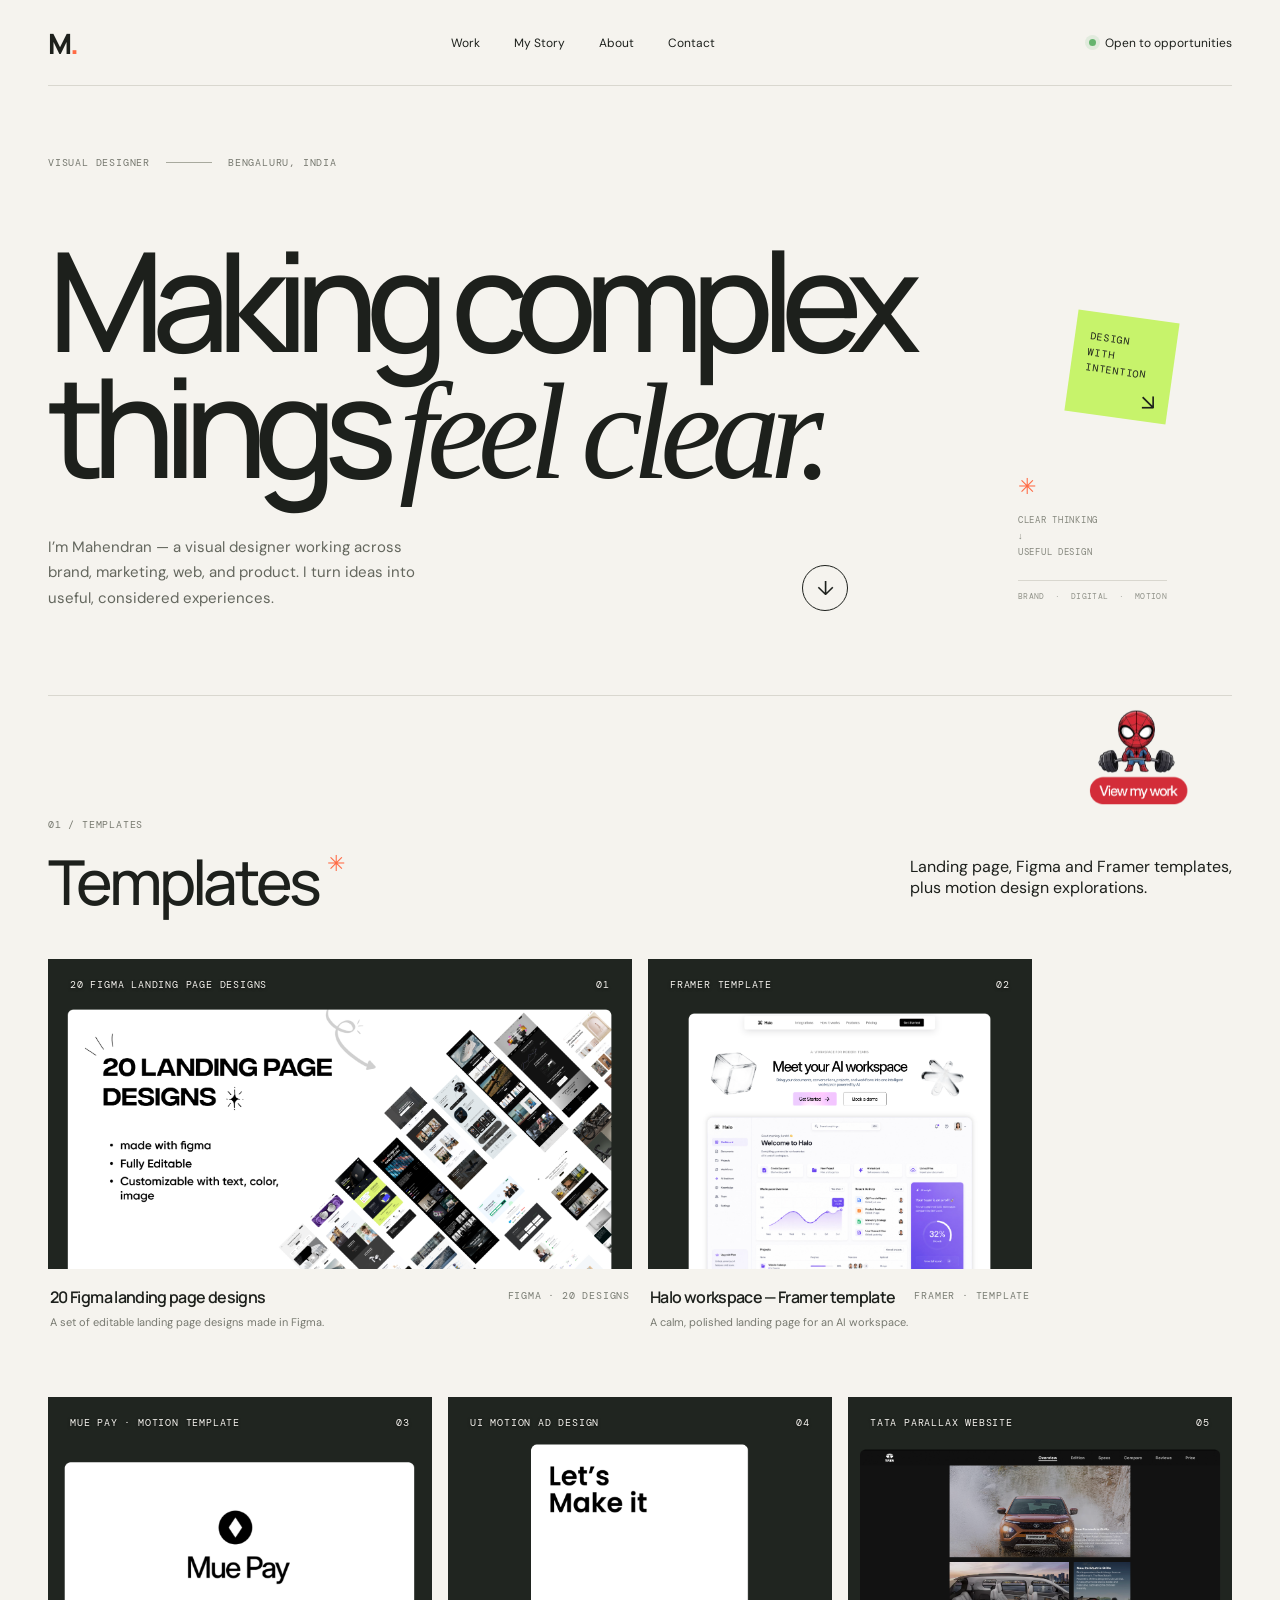
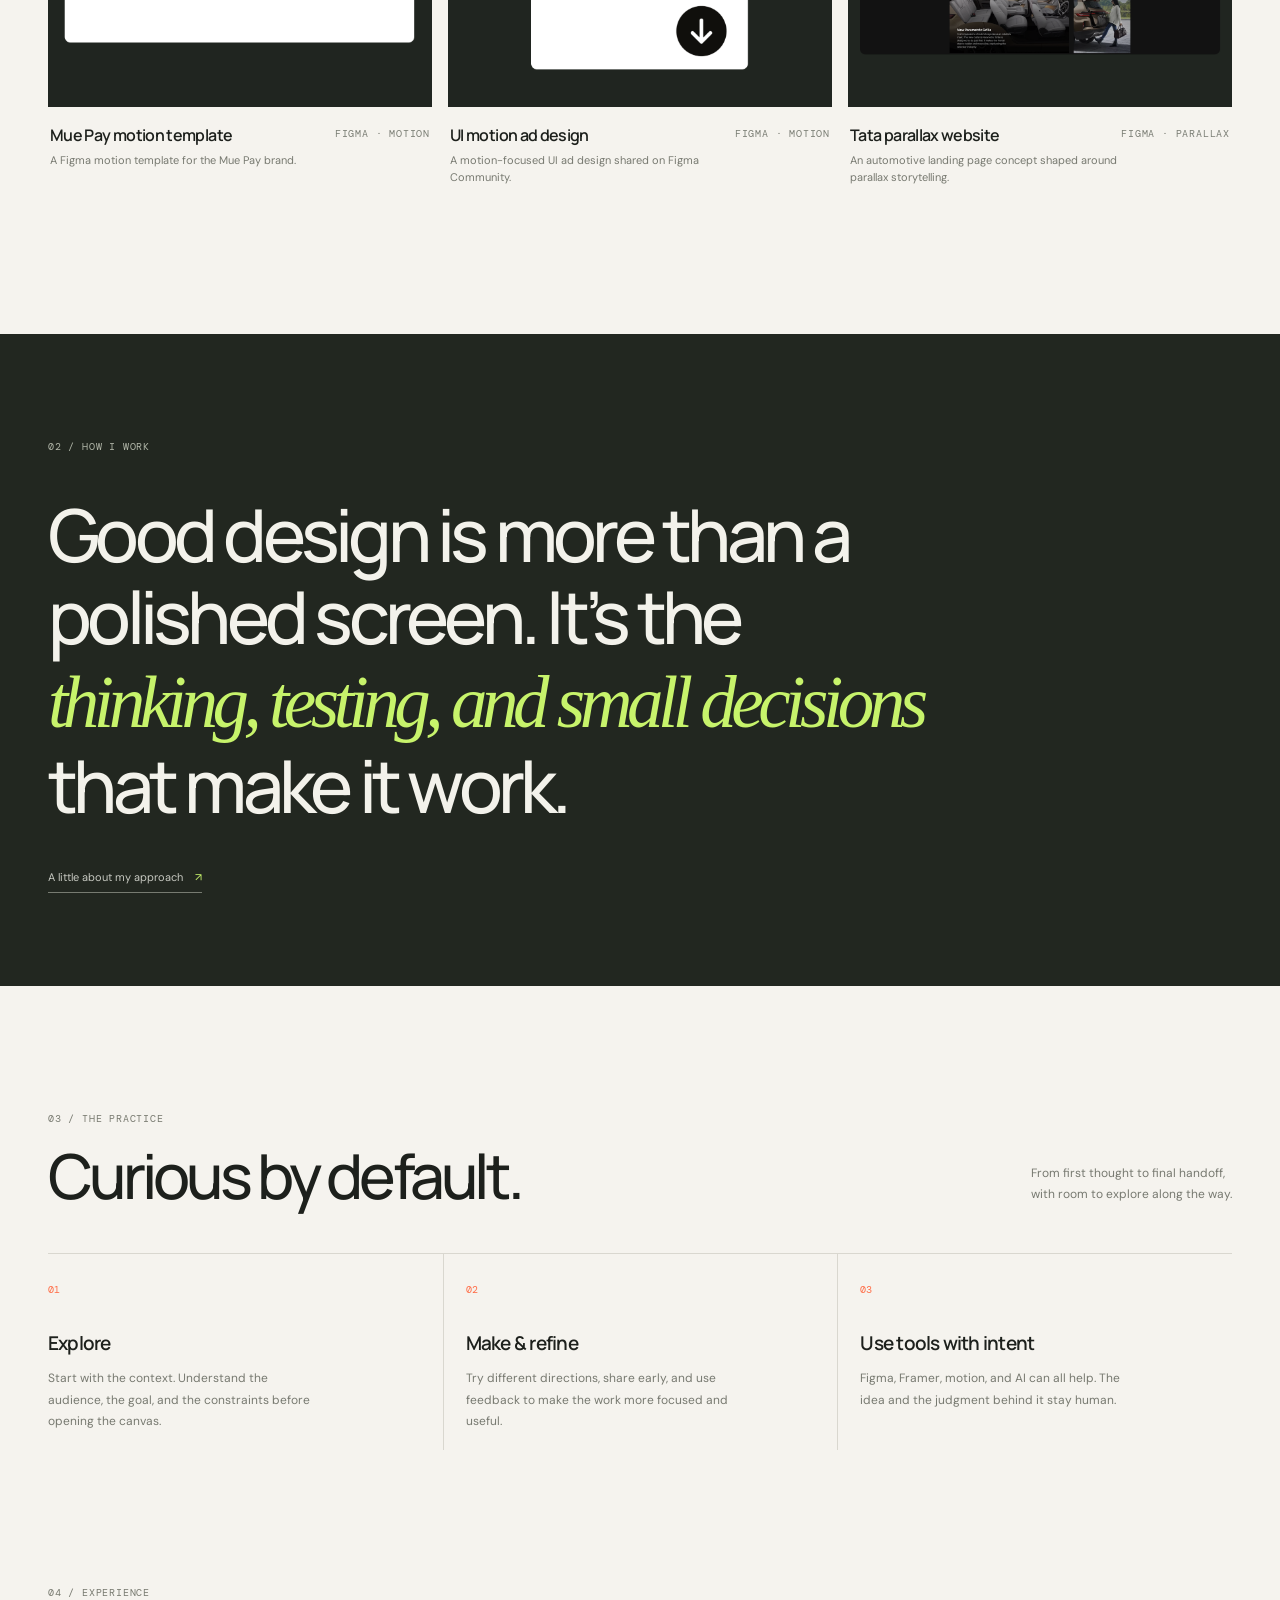
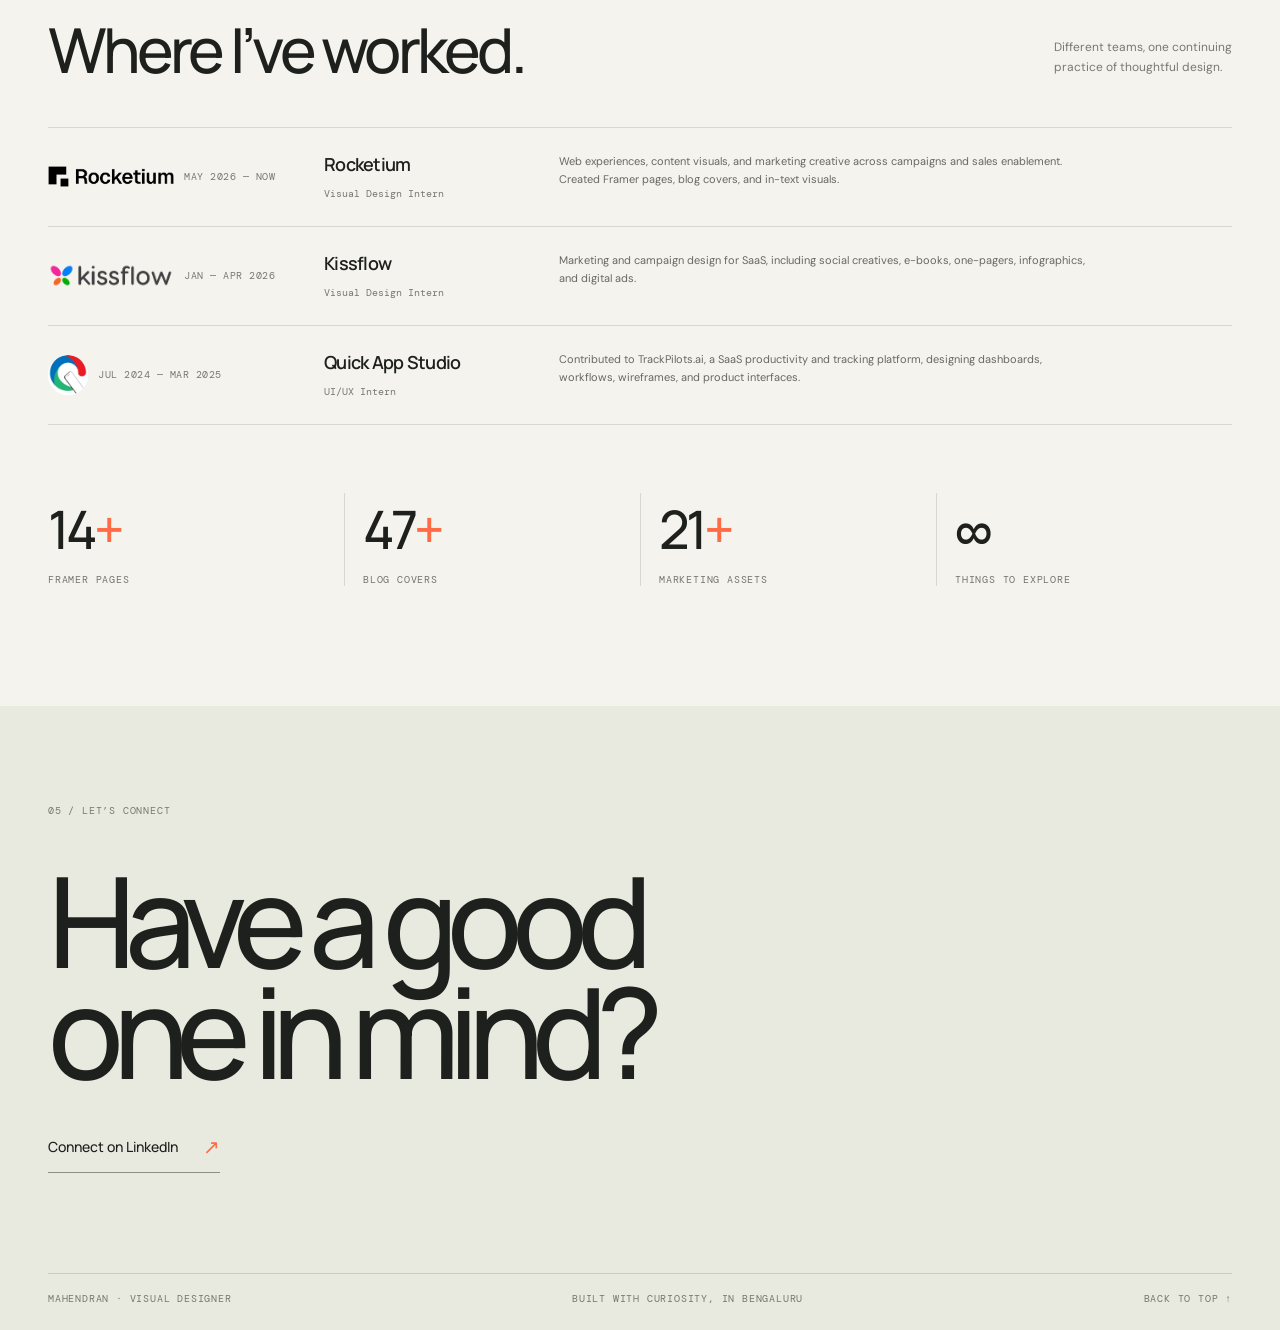
<file: index.html>
<!doctype html>
<html lang="en">
<head>
  <meta charset="utf-8">
  <meta name="viewport" content="width=device-width, initial-scale=1">
  <meta name="theme-color" content="#f5f3ee">
  <meta name="description" content="Mahendran — visual designer building thoughtful brand, marketing, and digital experiences.">
  <title>Mahendran — Visual Designer</title>
  <link rel="preconnect" href="https://fonts.googleapis.com">
  <link rel="preconnect" href="https://fonts.gstatic.com" crossorigin>
  <link href="https://fonts.googleapis.com/css2?family=DM+Mono:wght@400;500&family=DM+Sans:wght@400;500;600;700&family=Manrope:wght@400;500;600;700;800&display=swap" rel="stylesheet">
  <link rel="stylesheet" href="styles.css">
</head>
<body>
  <header class="topbar wrap">
    <a class="wordmark" href="#top" aria-label="Mahendran home">M<span>.</span></a>
    <button class="menu-toggle" type="button" aria-label="Open navigation menu" aria-expanded="false" aria-controls="site-navigation"><span></span><span></span></button>
    <nav id="site-navigation" aria-label="Main navigation"><a href="work.html">Work</a><a href="story.html">My Story</a><a href="#about">About</a><a href="#contact">Contact</a><a class="menu-availability" href="#contact"><i></i> Open to opportunities</a></nav>
    <a class="availability" href="#contact"><i></i> Open to opportunities</a>
  </header>

  <main id="top">
    <section class="hero wrap">
      <div class="eyebrow"><span>VISUAL DESIGNER</span><span class="rule"></span><span>BENGALURU, INDIA</span></div>
      <h1>Making complex<br>things <em>feel clear.</em></h1>
      <div class="hero-bottom">
        <p>I’m Mahendran — a visual designer working across brand, marketing, web, and product. I turn ideas into useful, considered experiences.</p>
        <a class="round-link" href="#work" aria-label="Explore selected work">↓</a>
      </div>
      <div class="hero-stamp"><span>DESIGN<br>WITH<br>INTENTION</span><b aria-hidden="true">↘</b></div>
      <div class="hero-aside" aria-hidden="true">
        <span class="hero-aside-mark">✳</span>
        <span class="hero-aside-label">CLEAR THINKING<br>↓<br>USEFUL DESIGN</span>
        <span class="hero-aside-index">BRAND&nbsp; · &nbsp;DIGITAL&nbsp; · &nbsp;MOTION</span>
      </div>
      <a class="hero-work-sticker" href="work.html" aria-label="View my work"><img src="assets/view-my-work-sticker.png" alt="View my work"></a>
    </section>

    <section class="work wrap" id="work">
      <div class="section-head"><div><span class="kicker">01 / TEMPLATES</span><h2>Templates<span class="asterisk">✳</span></h2></div><div class="template-intro"><p>Landing page, Figma and Framer templates,<br>plus motion design explorations.</p></div></div>
      <div class="project-grid template-grid">
        <article class="project project-wide" id="template-landing">
          <div class="project-art figma-template-art" role="group" aria-label="Twenty Figma landing page designs preview">
            <img class="template-cover-image" src="assets/template-figma-landing-final.webp" alt="Cover artwork for 20 editable Figma landing page designs"><div class="art-meta"><span>20 FIGMA LANDING PAGE DESIGNS</span><span>01</span></div>
            <a class="template-community-cta" href="https://www.figma.com/community/file/1578259247628557763/landing-page-designs" target="_blank" rel="noreferrer">View on Figma Community <span>↗</span></a>
          </div>
          <div class="project-info"><div><h3>20 Figma landing page designs</h3><p>A set of editable landing page designs made in Figma.</p></div><span class="project-type">FIGMA · 20 DESIGNS</span></div>
        </article>
        <article class="project" id="template-framer">
          <div class="project-art kiss-art" role="group" aria-label="Framer template preview">
            <img class="template-cover-image" src="assets/template-framer-halo-final.webp" alt="Halo workspace landing page template preview"><div class="art-meta"><span>FRAMER TEMPLATE</span><span>02</span></div><a class="template-community-cta" href="https://www.framer.com/marketplace/templates/halo-workspace/" target="_blank" rel="noreferrer">Preview on Framer <span>↗</span></a>
          </div>
          <div class="project-info"><div><h3>Halo workspace — Framer template</h3><p>A calm, polished landing page for an AI workspace.</p></div><span class="project-type">FRAMER · TEMPLATE</span></div>
        </article>
        <article class="project" id="template-motion-one">
          <div class="project-art motion-template-art motion-template-one" role="group" aria-label="Mue Pay Figma motion template banner">
            <img class="template-cover-image" src="assets/template-mue-pay.webp" alt="Mue Pay motion template cover"><div class="art-meta"><span>MUE PAY · MOTION TEMPLATE</span><span>03</span></div><a class="template-community-cta" href="https://www.figma.com/community/file/1689966476477908400" target="_blank" rel="noreferrer">View on Figma Community <span>↗</span></a>
          </div>
          <div class="project-info"><div><h3>Mue Pay motion template</h3><p>A Figma motion template for the Mue Pay brand.</p></div><span class="project-type">FIGMA · MOTION</span></div>
        </article>
        <article class="project" id="template-motion-two">
          <div class="project-art motion-template-art motion-template-two" role="group" aria-label="UI motion ad design Figma template">
            <img class="template-cover-image" src="assets/template-ui-motion-ad-final.webp" alt="UI motion ad design template cover"><div class="art-meta"><span>UI MOTION AD DESIGN</span><span>04</span></div><a class="template-community-cta" href="https://www.figma.com/community/file/1689968723013537211" target="_blank" rel="noreferrer">View on Figma Community <span>↗</span></a>
          </div>
          <div class="project-info"><div><h3>UI motion ad design</h3><p>A motion-focused UI ad design shared on Figma Community.</p></div><span class="project-type">FIGMA · MOTION</span></div>
        </article>
        <article class="project" id="template-parallax">
          <div class="project-art parallax-template-art" role="group" aria-label="Tata parallax website template preview">
            <img class="template-cover-image" src="assets/template-tata-parallax-final.webp" alt="Tata parallax website template cover"><div class="art-meta"><span>TATA PARALLAX WEBSITE</span><span>05</span></div><a class="template-community-cta" href="https://www.figma.com/community/file/1690356164837154485/tata-parallax" target="_blank" rel="noreferrer">View on Figma Community <span>↗</span></a>
          </div>
          <div class="project-info"><div><h3>Tata parallax website</h3><p>An automotive landing page concept shaped around parallax storytelling.</p></div><span class="project-type">FIGMA · PARALLAX</span></div>
        </article>
      </div>
    </section>

    <section class="statement" id="about"><div class="wrap statement-inner"><span class="kicker">02 / HOW I WORK</span><p>Good design is more than a polished screen. It’s the <em>thinking, testing, and small decisions</em> that make it work.</p><a href="#approach">A little about my approach <span>↗</span></a></div></section>

    <section class="approach wrap" id="approach">
      <div class="section-head"><div><span class="kicker">03 / THE PRACTICE</span><h2>Curious by default.</h2></div><p>From first thought to final handoff,<br>with room to explore along the way.</p></div>
      <div class="approach-grid"><div class="approach-note"><span>01</span><h3>Explore</h3><p>Start with the context. Understand the audience, the goal, and the constraints before opening the canvas.</p></div><div class="approach-note"><span>02</span><h3>Make &amp; refine</h3><p>Try different directions, share early, and use feedback to make the work more focused and useful.</p></div><div class="approach-note"><span>03</span><h3>Use tools with intent</h3><p>Figma, Framer, motion, and AI can all help. The idea and the judgment behind it stay human.</p></div></div>
    </section>

    <section class="experience wrap"><div class="section-head"><div><span class="kicker">04 / EXPERIENCE</span><h2>Where I’ve worked.</h2></div><p>Different teams, one continuing<br>practice of thoughtful design.</p></div>
      <div class="experience-list">
        <article class="experience-item"><div class="experience-meta"><img class="experience-logo rocket-logo" src="assets/rocketium-logo.png" alt="Rocketium"><span class="experience-date">MAY 2026 — NOW</span></div><div class="experience-body"><div class="experience-title"><h3>Rocketium</h3><span>Visual Design Intern</span></div><p>Web experiences, content visuals, and marketing creative across campaigns and sales enablement. Created Framer pages, blog covers, and in-text visuals.</p></div></article>
        <article class="experience-item"><div class="experience-meta"><img class="experience-logo kiss-logo" src="assets/kissflow-logo.png" alt="Kissflow"><span class="experience-date">JAN — APR 2026</span></div><div class="experience-body"><div class="experience-title"><h3>Kissflow</h3><span>Visual Design Intern</span></div><p>Marketing and campaign design for SaaS, including social creatives, e-books, one-pagers, infographics, and digital ads.</p></div></article>
        <article class="experience-item"><div class="experience-meta"><img class="experience-logo quick-logo" src="assets/quick-app-studio-logo.jpg" alt="Quick App Studio"><span class="experience-date">JUL 2024 — MAR 2025</span></div><div class="experience-body"><div class="experience-title"><h3>Quick App Studio</h3><span>UI/UX Intern</span></div><p>Contributed to TrackPilots.ai, a SaaS productivity and tracking platform, designing dashboards, workflows, wireframes, and product interfaces.</p></div></article>
      </div>
      <div class="numbers"><div><b>14<span>+</span></b><small>FRAMER PAGES</small></div><div><b>47<span>+</span></b><small>BLOG COVERS</small></div><div><b>21<span>+</span></b><small>MARKETING ASSETS</small></div><div><b>∞</b><small>THINGS TO EXPLORE</small></div></div></section>

    <section class="contact" id="contact"><div class="wrap contact-inner"><span class="kicker">05 / LET’S CONNECT</span><h2>Have a good<br>one in mind?</h2><a class="contact-link" href="https://www.linkedin.com/in/ACoAAEQotmMBLOpmPDsgksHFyGILLwi0UVS5fqU" target="_blank" rel="noreferrer">Connect on LinkedIn <span>↗</span></a><div class="contact-bottom"><span>MAHENDRAN · VISUAL DESIGNER</span><span>BUILT WITH CURIOSITY, IN BENGALURU</span><a href="#top">BACK TO TOP ↑</a></div></div></section>
  </main>
  <script src="script.js"></script>
</body>
</html>
</file>
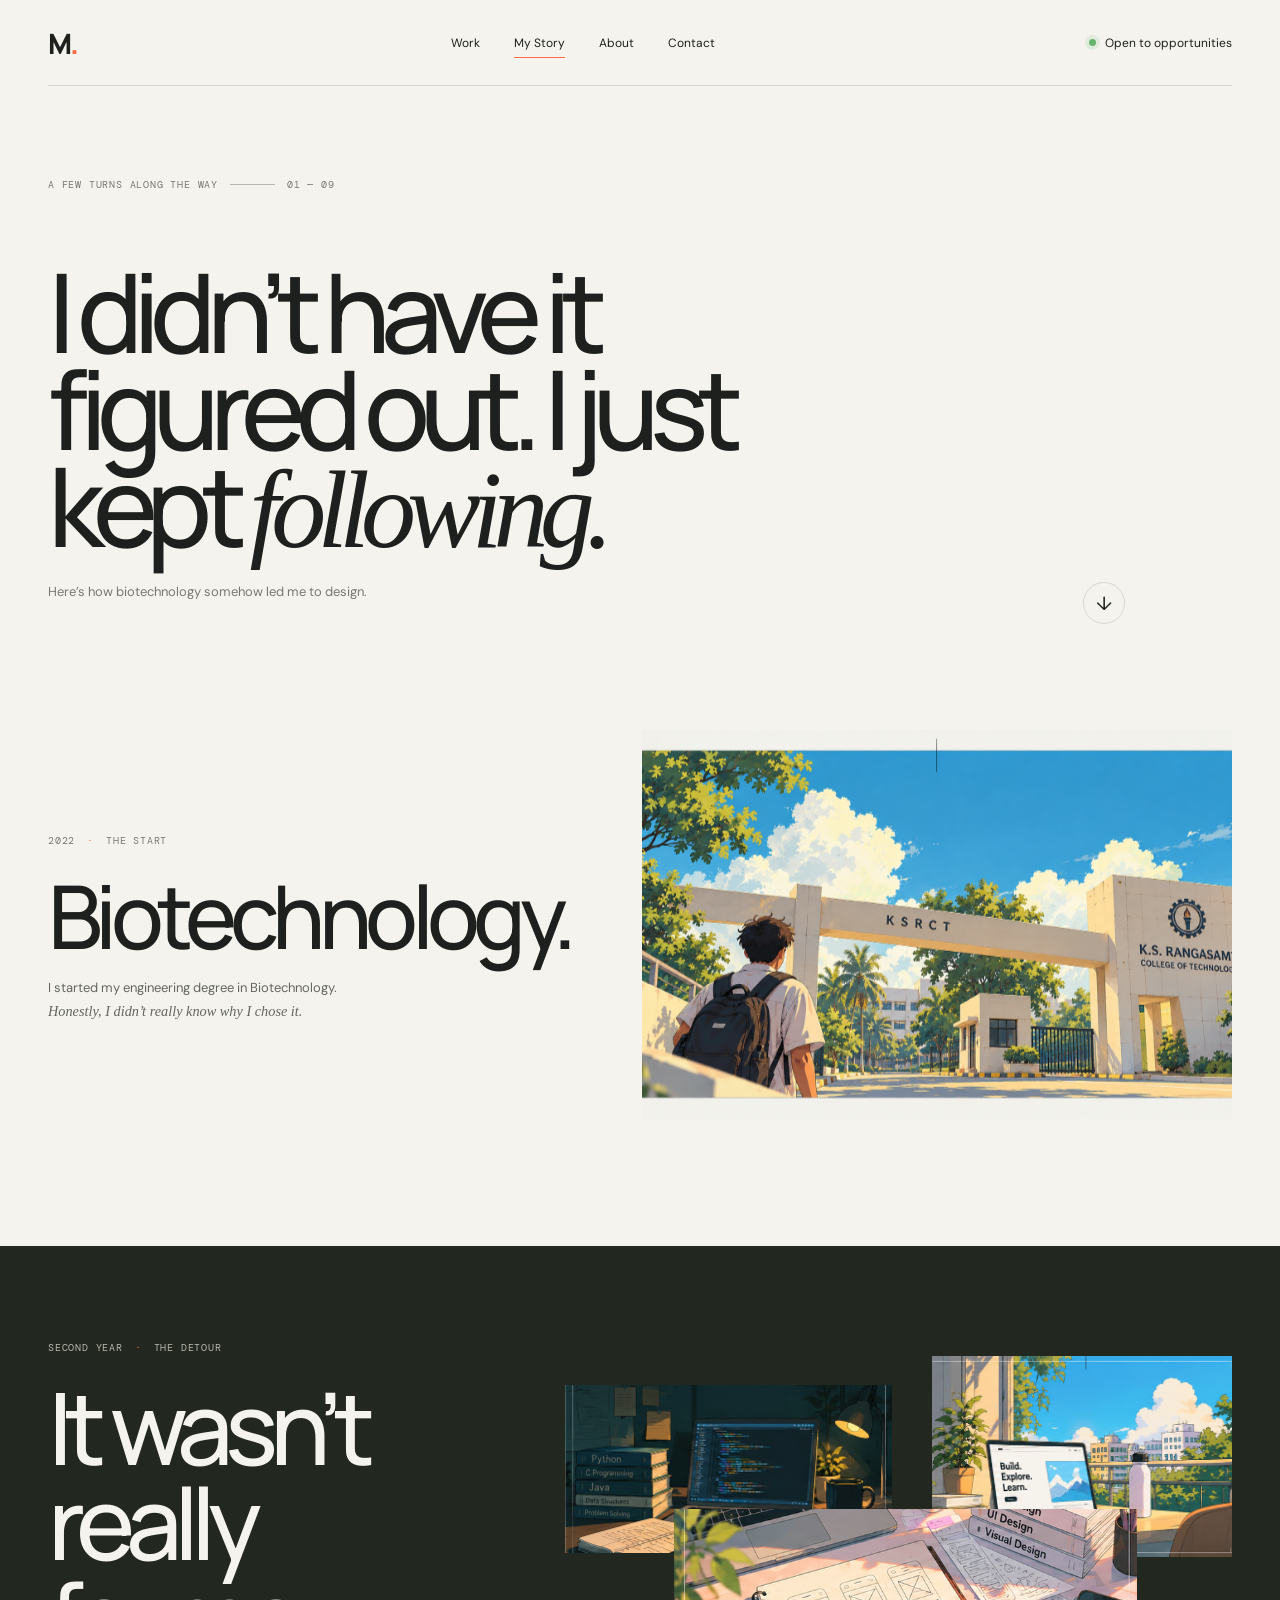
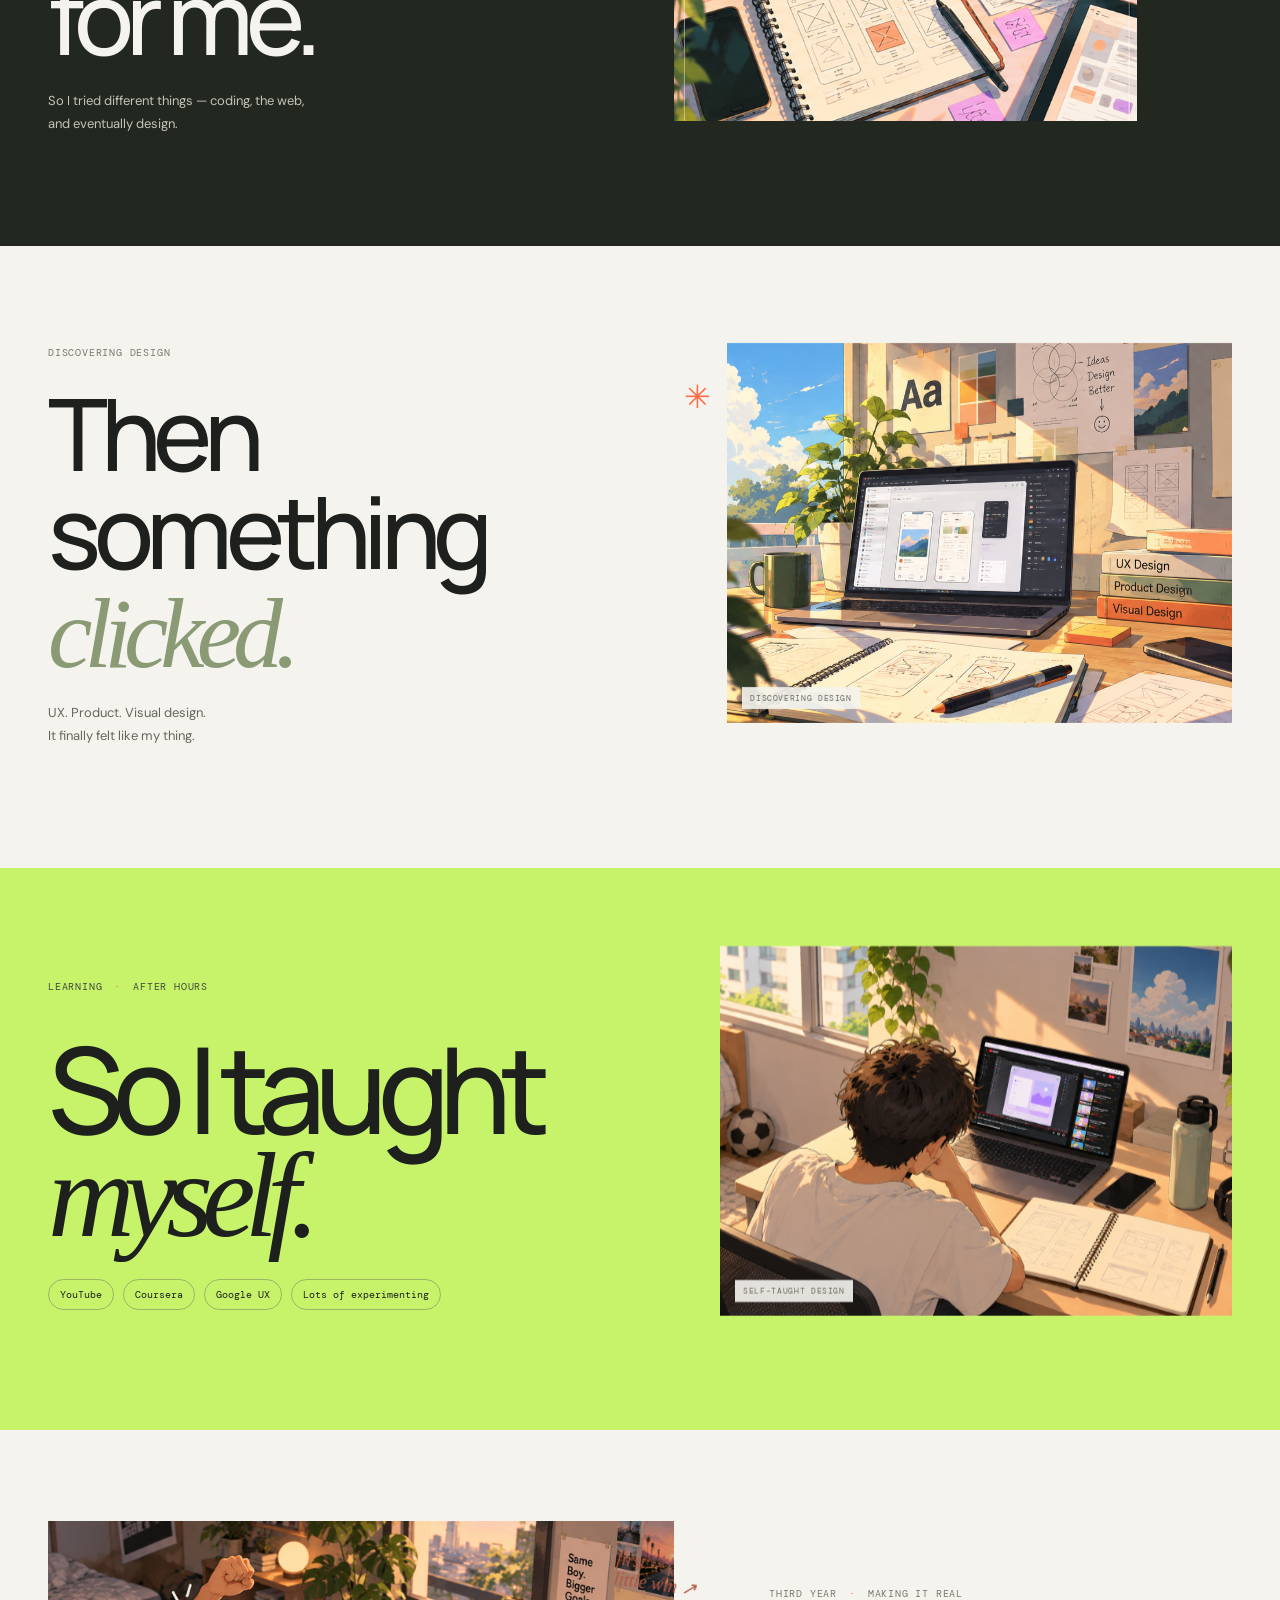
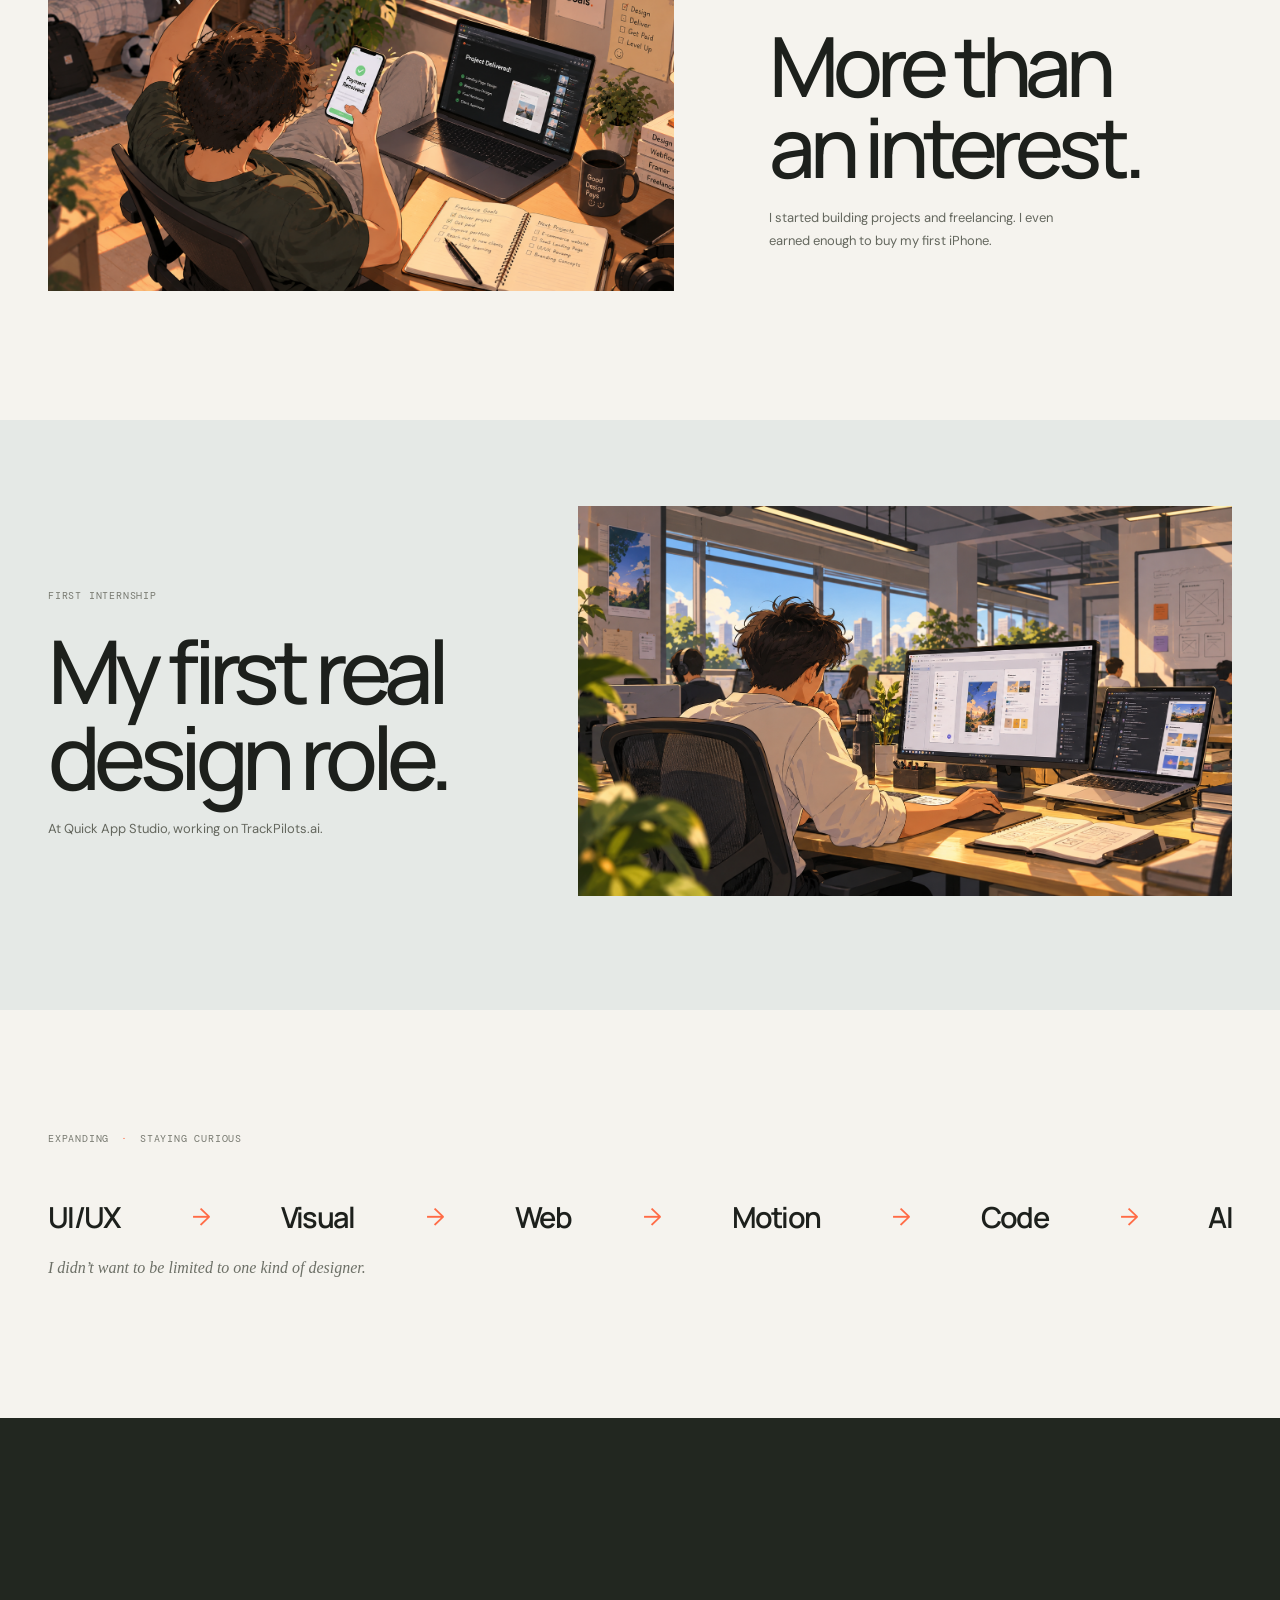
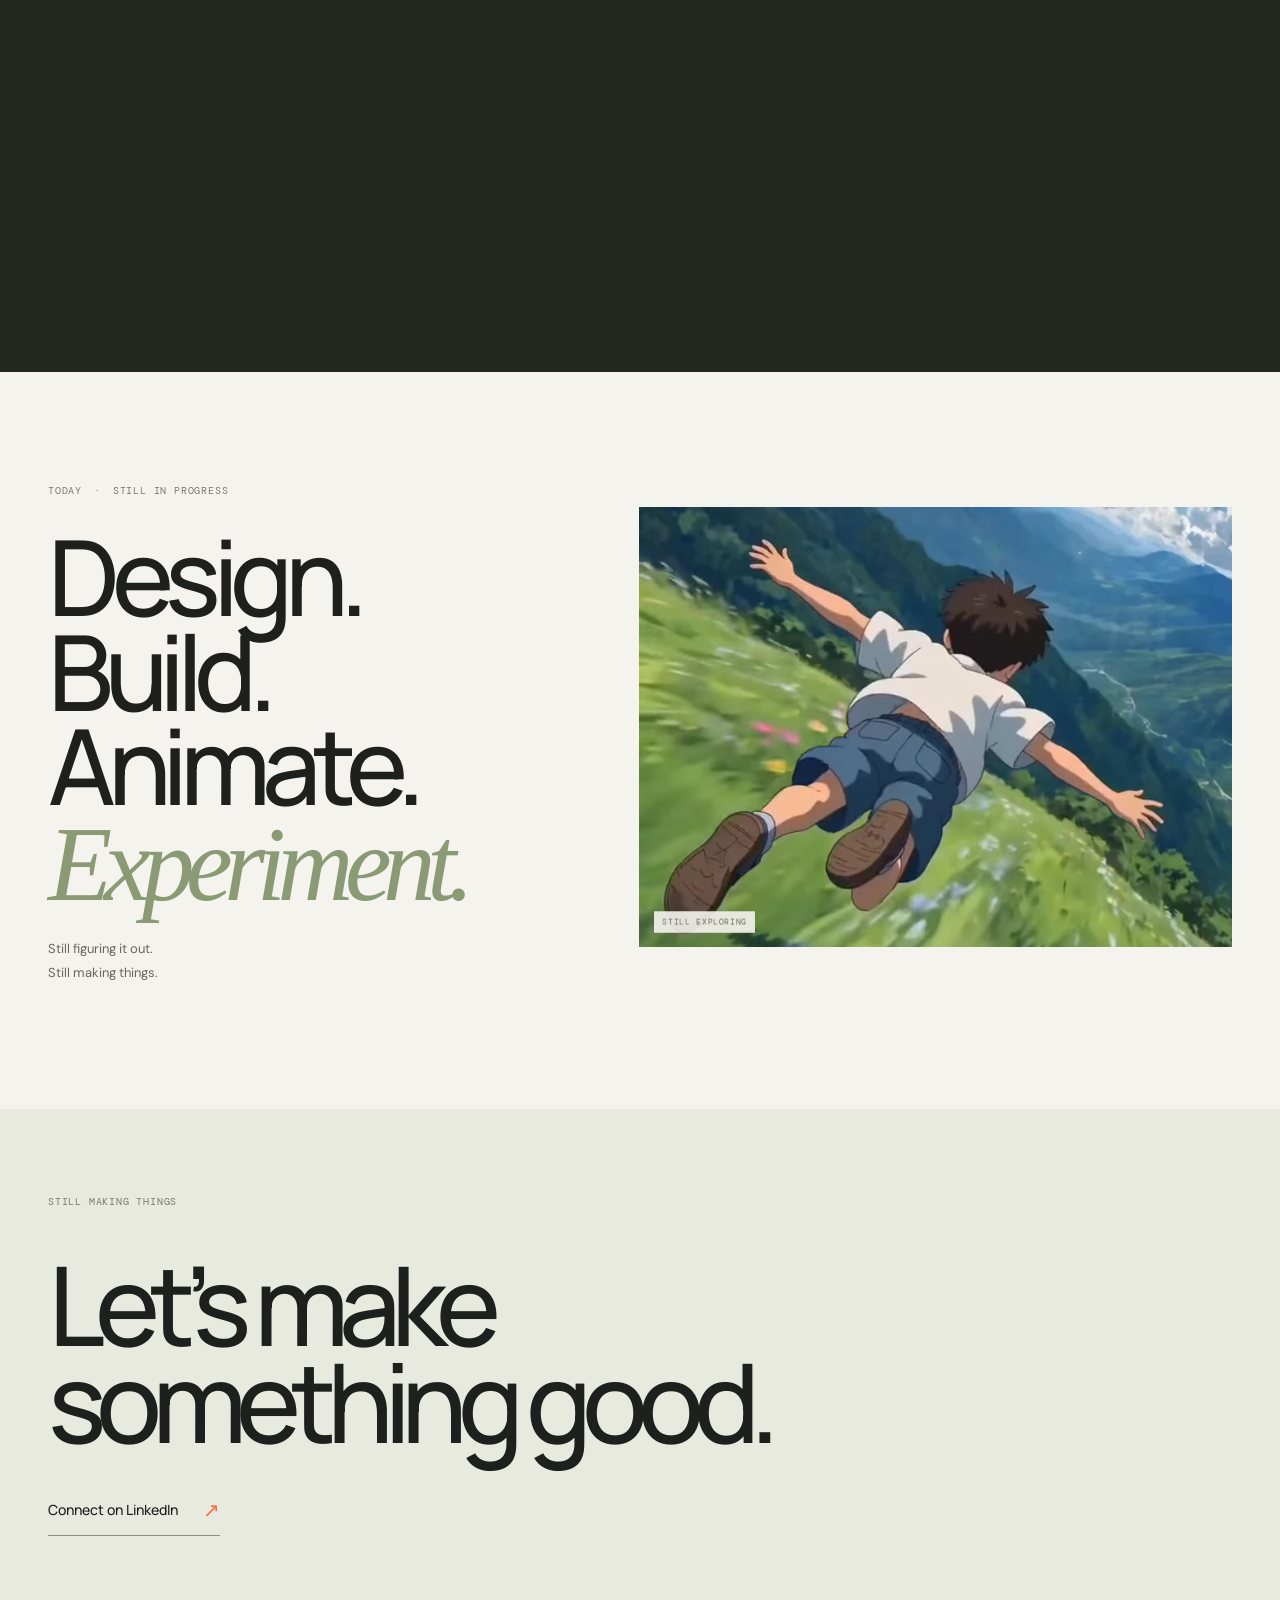
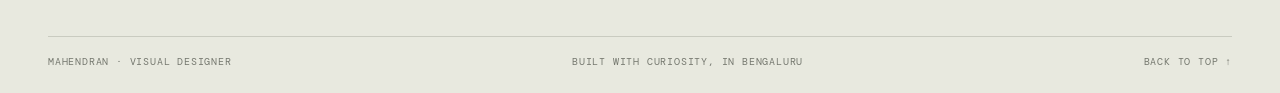
<file: story.html>
<!doctype html>
<html lang="en">
<head>
  <meta charset="utf-8">
  <meta name="viewport" content="width=device-width, initial-scale=1">
  <meta name="theme-color" content="#f5f3ee">
  <meta name="description" content="Mahendran's path from biotechnology to design, one curious step at a time.">
  <title>My Story — Mahendran</title>
  <link rel="preconnect" href="https://fonts.googleapis.com">
  <link rel="preconnect" href="https://fonts.gstatic.com" crossorigin>
  <link href="https://fonts.googleapis.com/css2?family=DM+Mono:wght@400;500&family=DM+Sans:wght@400;500;600;700&family=Manrope:wght@400;500;600;700;800&display=swap" rel="stylesheet">
  <link rel="stylesheet" href="styles.css">
  <link rel="stylesheet" href="story.css">
</head>
<body class="story-page">
  <header class="topbar wrap">
    <a class="wordmark" href="index.html#top" aria-label="Mahendran home">M<span>.</span></a>
    <button class="menu-toggle" type="button" aria-label="Open navigation menu" aria-expanded="false" aria-controls="site-navigation"><span></span><span></span></button>
    <nav id="site-navigation" aria-label="Main navigation"><a href="work.html">Work</a><a class="active" href="story.html" aria-current="page">My Story</a><a href="index.html#about">About</a><a href="index.html#contact">Contact</a><a class="menu-availability" href="index.html#contact"><i></i> Open to opportunities</a></nav>
    <a class="availability" href="index.html#contact"><i></i> Open to opportunities</a>
  </header>

  <main>
    <section class="story-opening wrap" id="top">
      <div class="story-kicker"><span>A FEW TURNS ALONG THE WAY</span><span class="story-kicker-line"></span><span>01 — 09</span></div>
      <h1>I didn’t have it<br>figured out. I just<br>kept <em>following.</em></h1>
      <p>Here’s how biotechnology somehow led me to design.</p>
      <a class="story-scroll" href="#biotech" aria-label="Scroll to the beginning">↓</a>
    </section>

    <section class="story-scene scene-biotech wrap" id="biotech">
      <div class="scene-copy story-reveal"><span class="year-label">2022 <i>·</i> THE START</span><h2>Biotechnology.</h2><p>I started my engineering degree in Biotechnology.<br><em>Honestly, I didn’t really know why I chose it.</em></p></div>
      <div class="college-placeholder story-reveal" data-parallax><img src="assets/story-college.webp" alt="Illustrated view of K.S. Rangasamy College of Technology entrance"></div>
    </section>

    <section class="story-secondyear">
      <div class="wrap secondyear-inner">
        <div class="scene-copy story-reveal"><span class="year-label">SECOND YEAR <i>·</i> THE DETOUR</span><h2>It wasn’t really<br>for me.</h2><p>So I tried different things — coding, the web, and eventually design.</p></div>
        <div class="experiment-collage story-reveal" aria-label="Placeholder collage for early experiments">
          <div class="story-placeholder experiment-tile experiment-code"><img src="assets/story-code.webp" alt="A desk with programming books, a laptop, and handwritten notes"></div>
          <div class="story-placeholder experiment-tile experiment-web"><img src="assets/story-web.webp" alt="A laptop showing a website at a bright study desk"></div>
          <div class="story-placeholder experiment-tile experiment-design"><img src="assets/story-early-design.webp" alt="Early UI and visual design sketches, books, and study materials"></div>
        </div>
      </div>
    </section>

    <section class="story-click wrap">
      <div class="click-copy story-reveal"><span class="year-label">DISCOVERING DESIGN</span><h2>Then something<br><em>clicked.</em></h2><p>UX. Product. Visual design.<br>It finally felt like my thing.</p></div>
      <div class="click-visuals story-reveal"><figure class="story-artwork click-image" data-parallax><img src="assets/story-discovery.webp" alt="A sunlit design workspace with product sketches, a laptop, and books on UX, product, and visual design"><figcaption>DISCOVERING DESIGN</figcaption></figure></div>
      <span class="click-spark" aria-hidden="true">✳</span>
    </section>

    <section class="story-learning">
      <div class="wrap learning-inner story-reveal"><div class="learning-copy"><span class="year-label">LEARNING <i>·</i> AFTER HOURS</span><h2>So I taught<br><em>myself.</em></h2><div class="learning-notes"><span>YouTube</span><span>Coursera</span><span>Google UX</span><span>Lots of experimenting</span></div></div><figure class="story-artwork learning-art" data-parallax><img src="assets/story-learning.webp" alt="A student learning design late at night at a laptop with tutorials and sketches"><figcaption>SELF-TAUGHT DESIGN</figcaption></figure></div>
    </section>

    <section class="story-freelance wrap">
      <div class="freelance-visual story-reveal"><div class="freelance-image" data-parallax><img src="assets/story-freelance.webp" alt="A first freelance payment confirmed on a laptop at a home design workspace"></div><span class="freelance-scribble" aria-hidden="true">first<br>little win ↗</span></div>
      <div class="scene-copy freelance-copy story-reveal"><span class="year-label">THIRD YEAR <i>·</i> MAKING IT REAL</span><h2>More than<br>an interest.</h2><p>I started building projects and freelancing. I even earned enough to buy my first iPhone.</p></div>
    </section>

    <section class="story-internship">
      <div class="wrap internship-inner">
        <div class="scene-copy story-reveal"><span class="year-label">FIRST INTERNSHIP</span><h2>My first real<br>design role.</h2><p>At Quick App Studio, working on TrackPilots.ai.</p></div>
        <div class="trackpilots-image story-reveal" data-parallax><img src="assets/story-first-role.webp" alt="Mahendran working on product design at his first internship"></div>
      </div>
    </section>

    <section class="story-expanding wrap">
      <span class="year-label story-reveal">EXPANDING <i>·</i> STAYING CURIOUS</span>
      <h2 class="story-tools story-reveal"><span>UI/UX</span><b>→</b><span>Visual</span><b>→</b><span>Web</span><b>→</b><span>Motion</span><b>→</b><span>Code</span><b>→</b><span>AI</span></h2>
      <p class="story-reveal">I didn’t want to be limited to one kind of designer.</p>
    </section>

    <section class="story-saas">
      <div class="wrap saas-inner">
        <div class="saas-copy story-reveal"><span class="year-label">NEXT <i>·</i> SAAS DESIGN</span><h2>Kissflow.<br>Then Rocketium.</h2><p>New teams, new formats, and a wider view of what design could be.</p></div>
        <div class="saas-moments story-reveal"><div class="saas-image kissflow-image"><img src="assets/story-kissflow.webp" alt="Kissflow office and team workspace"></div><div class="saas-image rocketium-image"><img src="assets/story-rocketium.webp" alt="Rocketium office and team workspace"></div></div>
      </div>
    </section>

    <section class="story-today wrap">
      <div class="today-copy story-reveal"><span class="year-label">TODAY <i>·</i> STILL IN PROGRESS</span><h2>Design.<br>Build.<br>Animate.<br><em>Experiment.</em></h2><p>Still figuring it out.<br>Still making things.</p></div>
      <figure class="story-artwork today-image story-reveal" data-parallax><video data-play-in-view muted playsinline loop preload="metadata" aria-label="A short video of current creative work"><source src="assets/story-current-work.webm" type="video/webm"></video><figcaption>STILL EXPLORING</figcaption></figure>
    </section>
  </main>

  <footer class="contact story-footer" id="contact"><div class="wrap contact-inner"><span class="kicker">STILL MAKING THINGS</span><h2>Let’s make<br>something good.</h2><a class="contact-link" href="https://www.linkedin.com/in/ACoAAEQotmMBLOpmPDsgksHFyGILLwi0UVS5fqU" target="_blank" rel="noreferrer">Connect on LinkedIn <span>↗</span></a><div class="contact-bottom"><span>MAHENDRAN · VISUAL DESIGNER</span><span>BUILT WITH CURIOSITY, IN BENGALURU</span><a href="#top">BACK TO TOP ↑</a></div></div></footer>
  <script src="script.js"></script>
  <script src="story.js"></script>
</body>
</html>
</file>
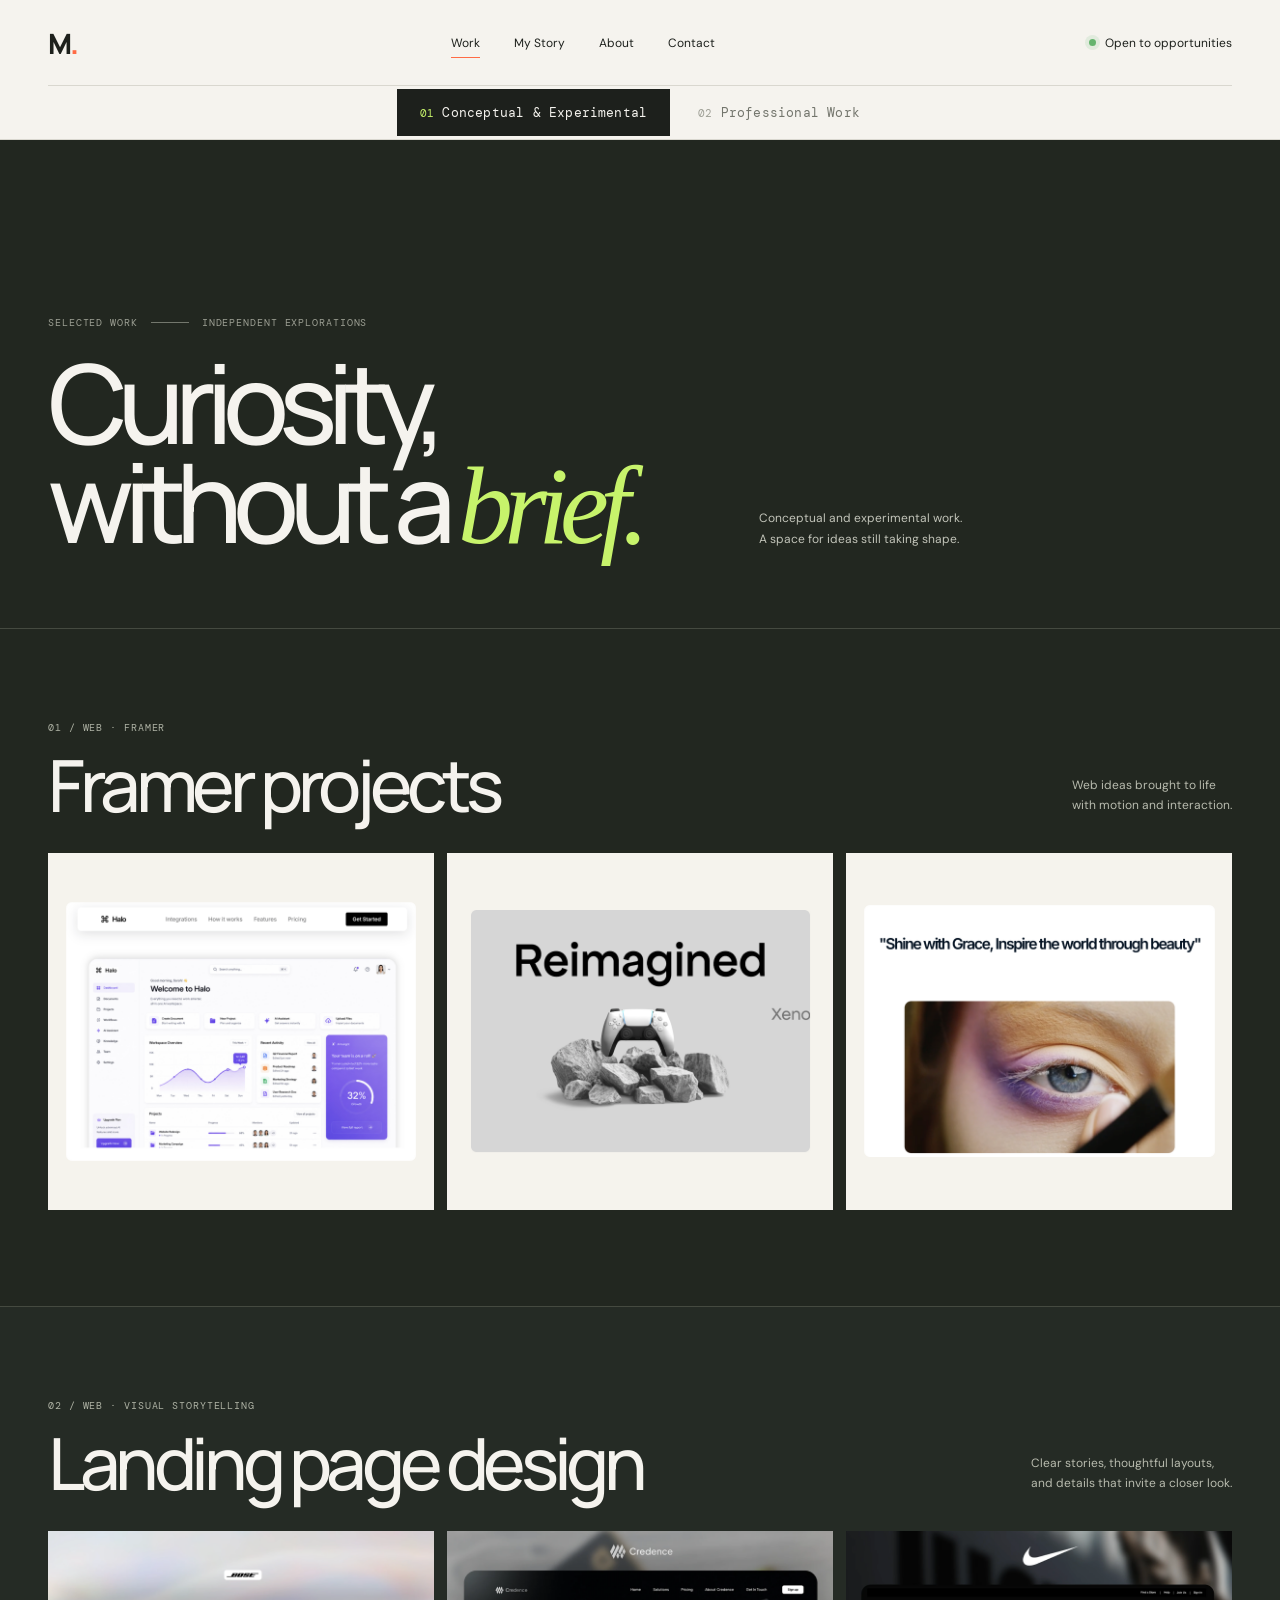
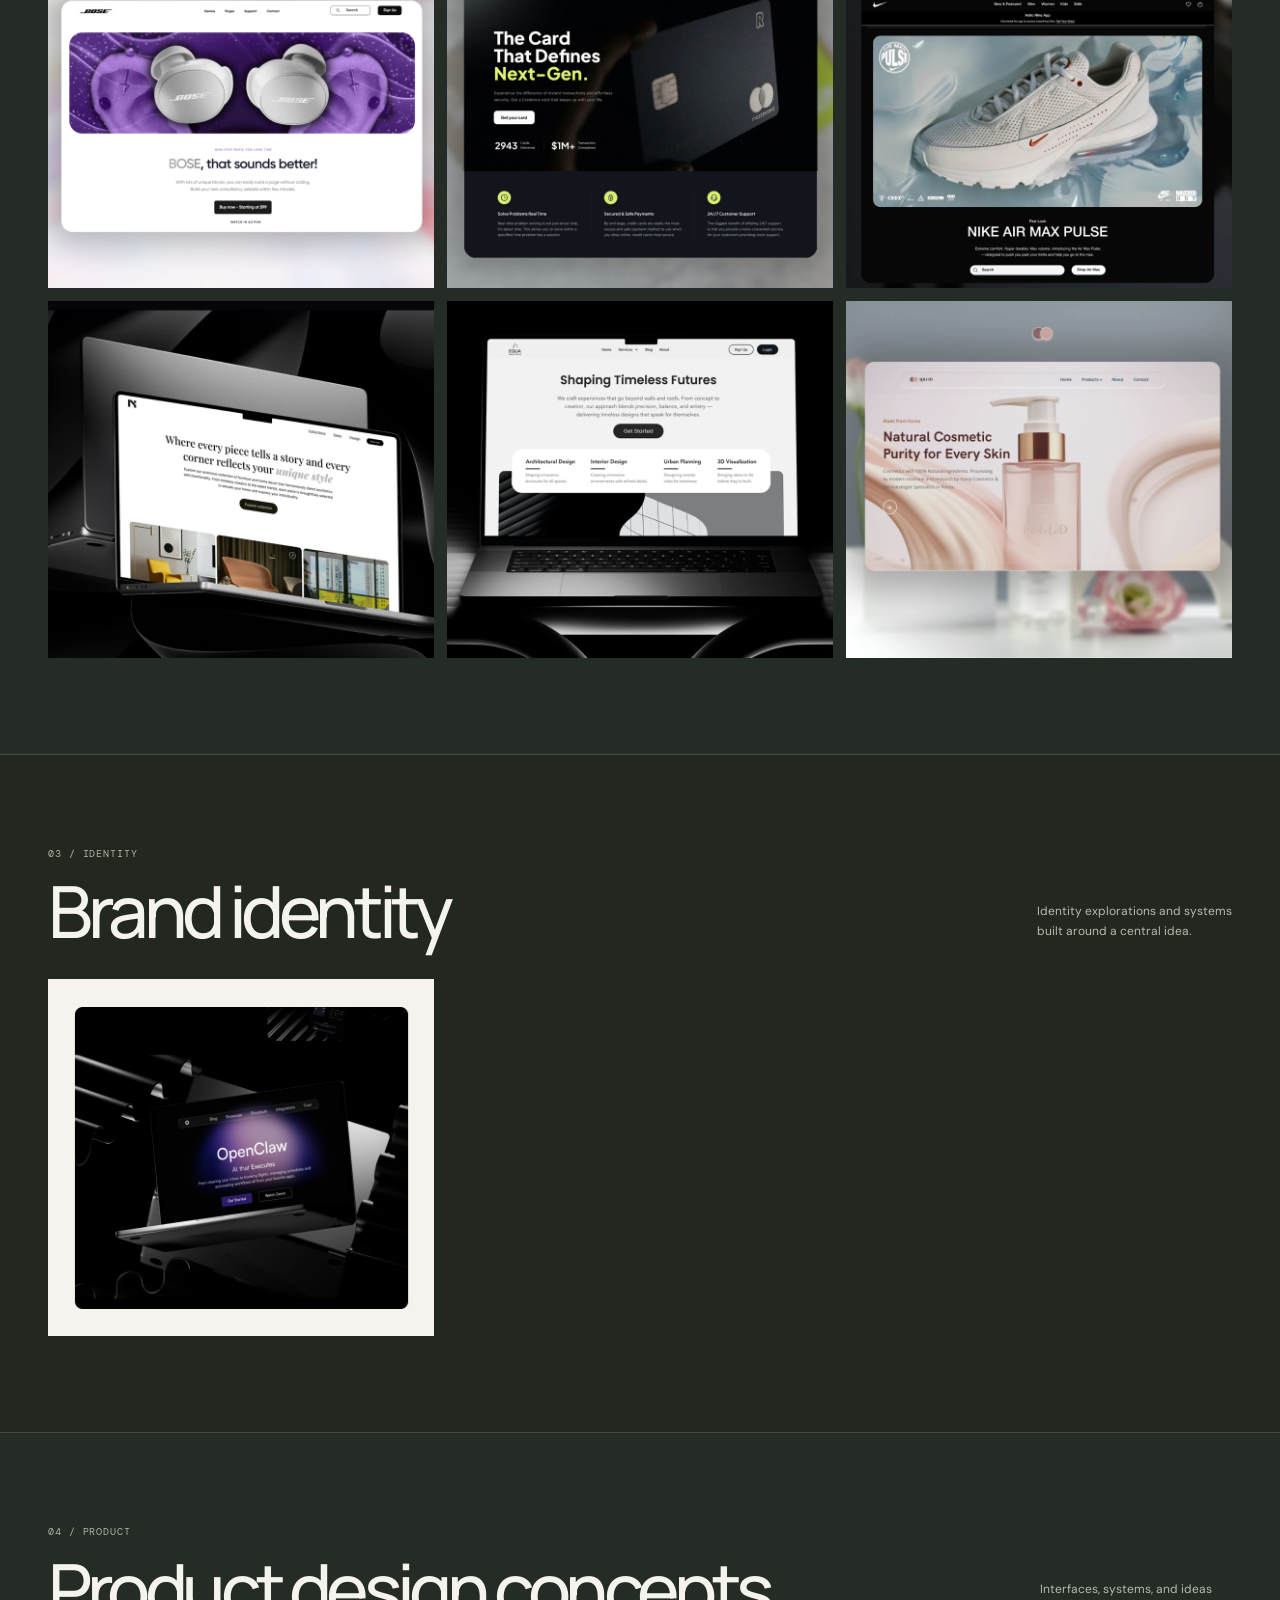
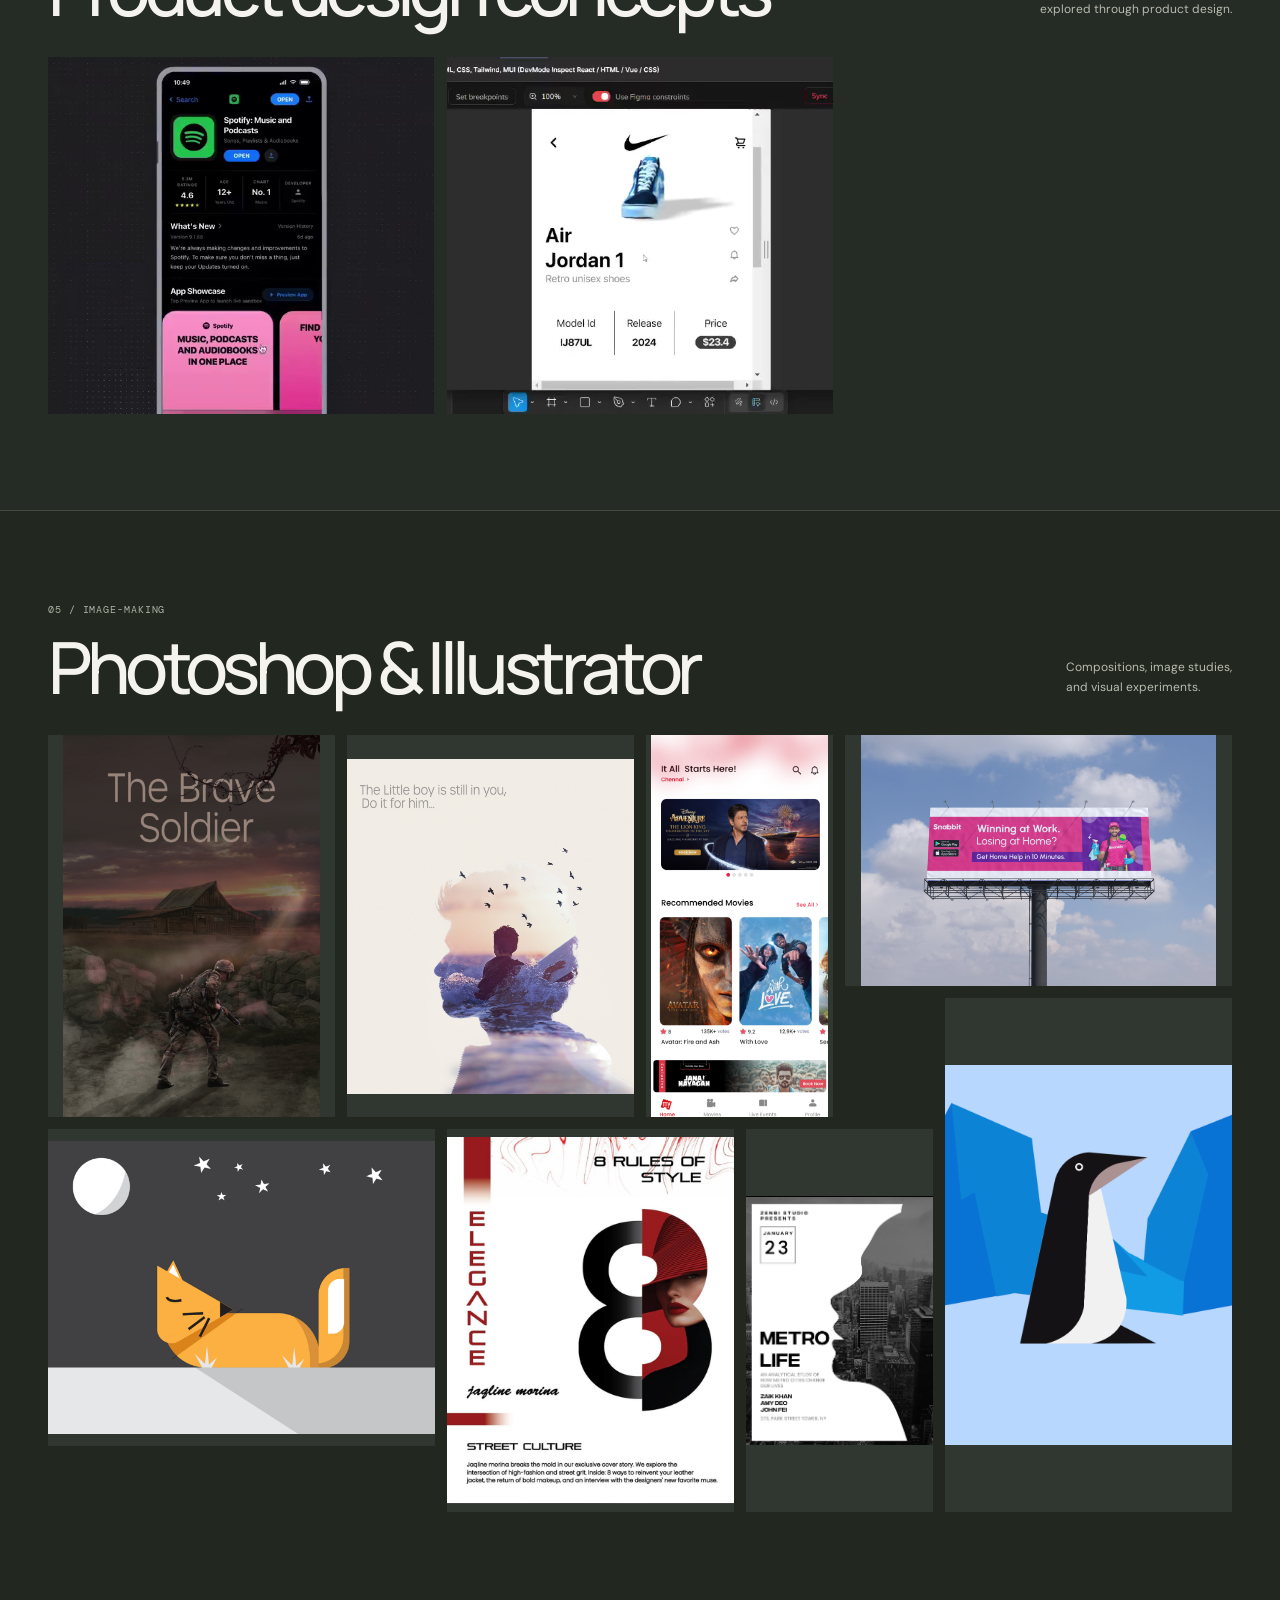
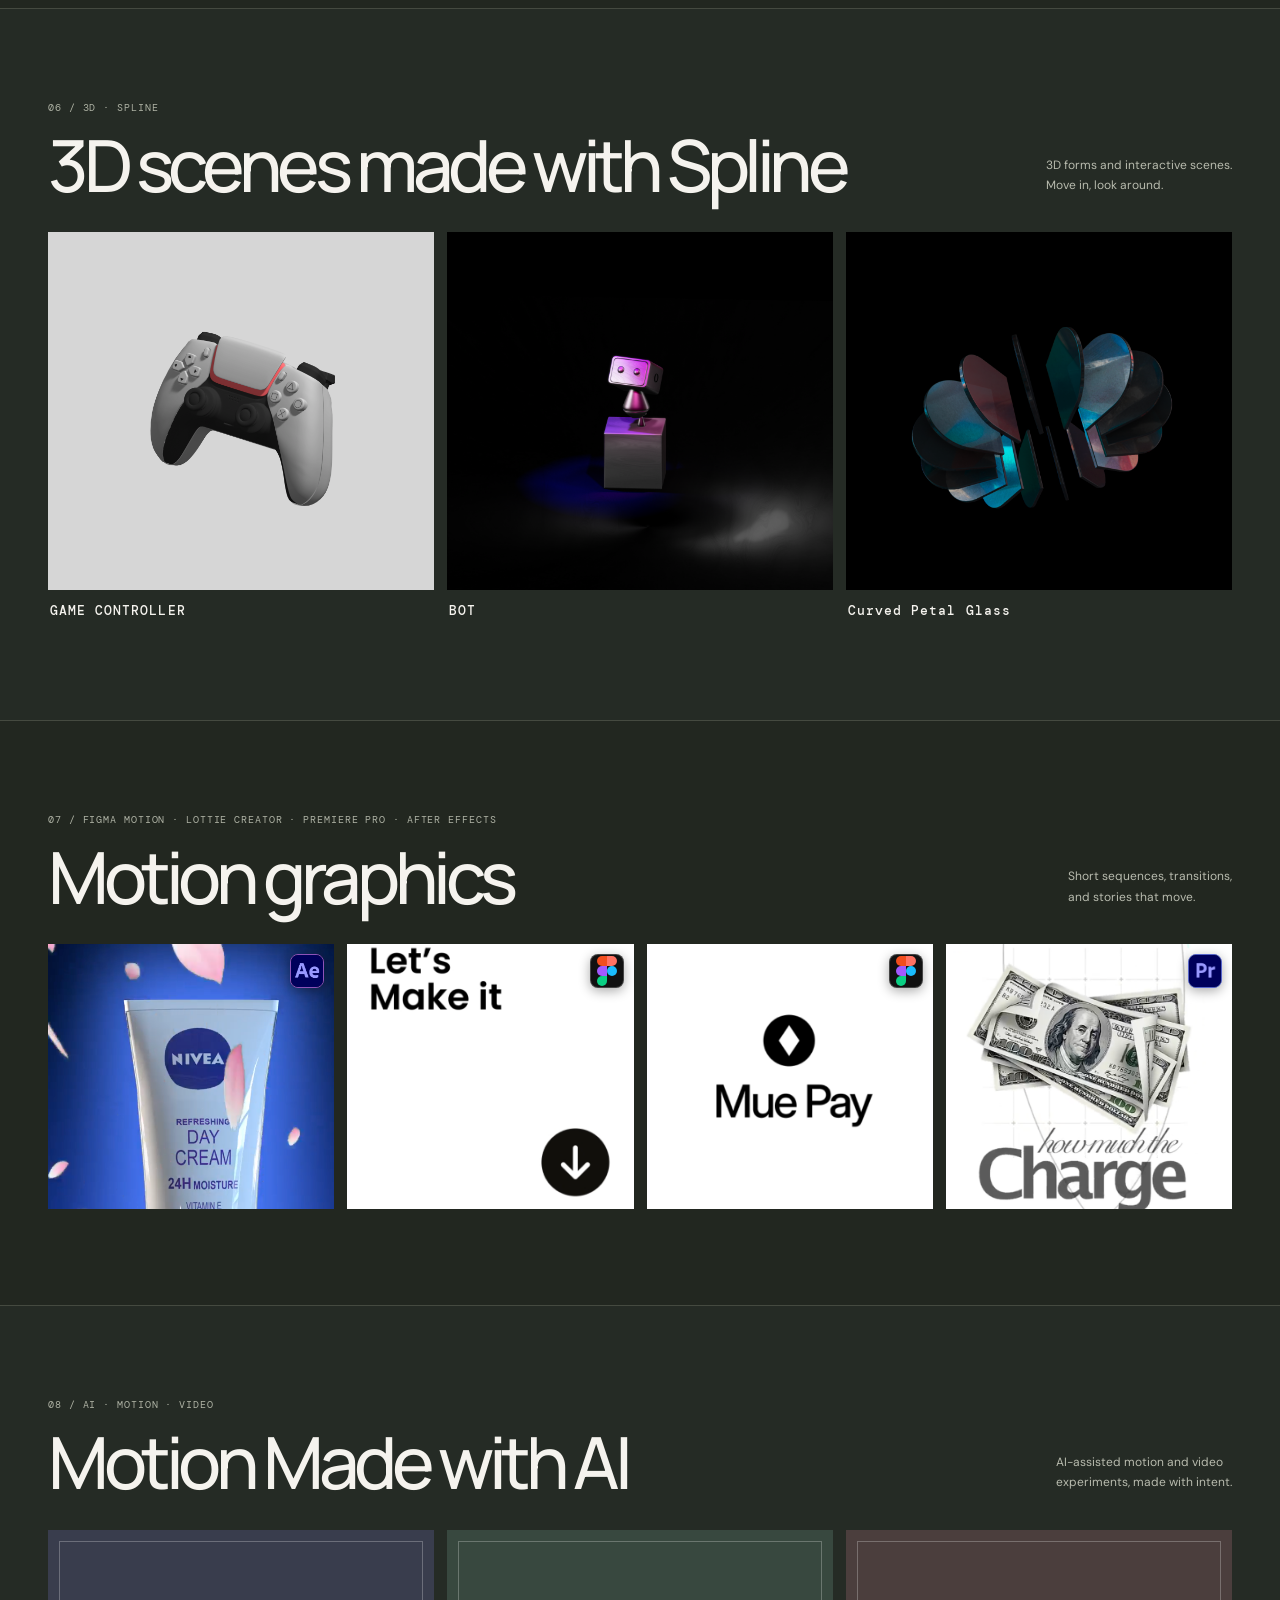
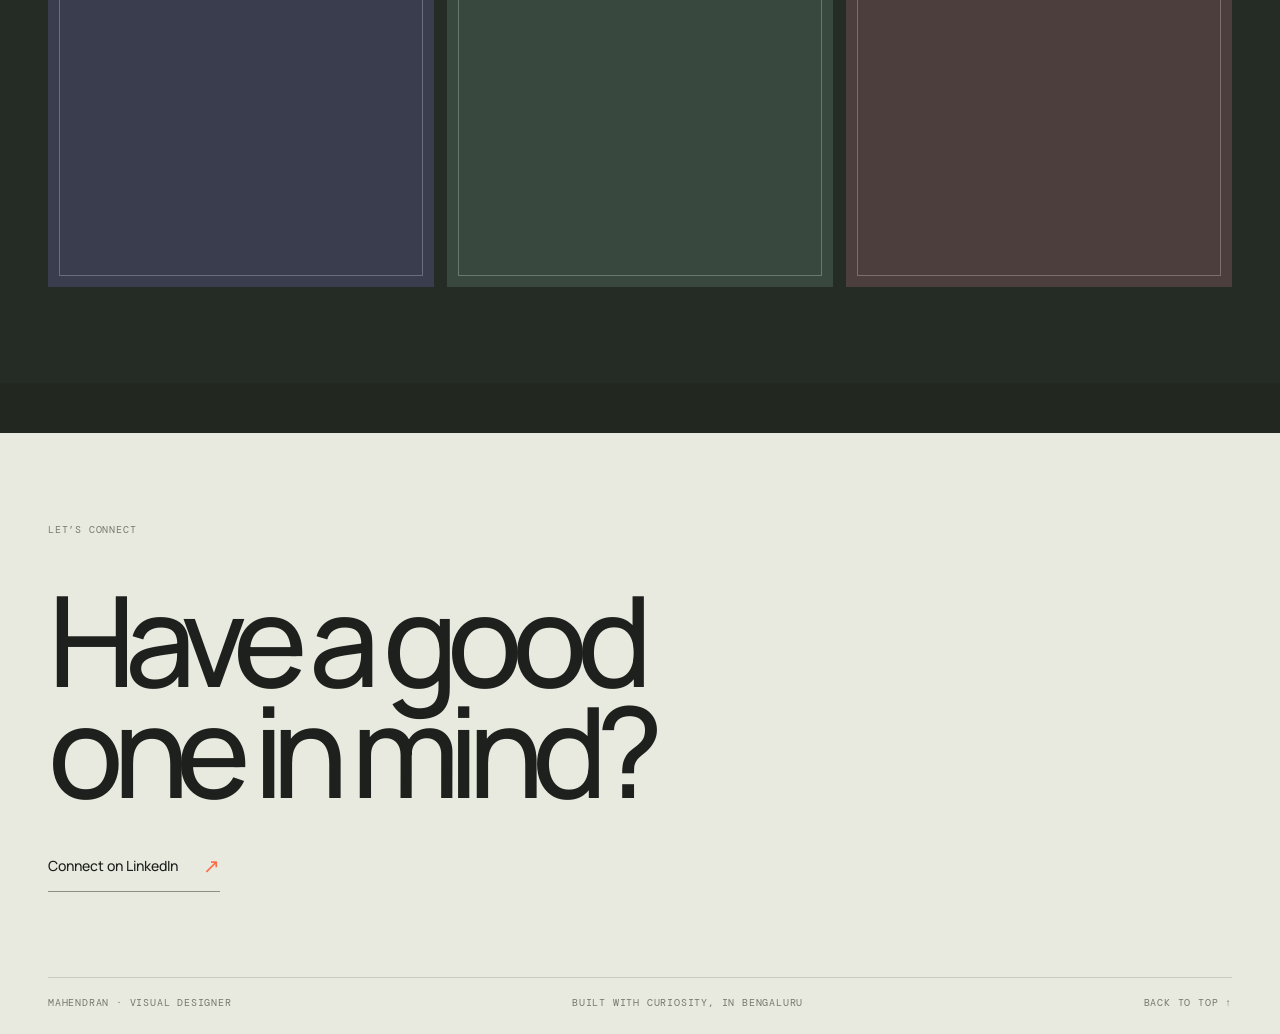
<file: work.html>
<!doctype html>
<html lang="en">
<head>
  <meta charset="utf-8">
  <meta name="viewport" content="width=device-width, initial-scale=1">
  <meta name="theme-color" content="#f5f3ee">
  <meta name="description" content="Conceptual experiments and professional design work by Mahendran.">
  <title>Work — Mahendran</title>
  <link rel="preconnect" href="https://fonts.googleapis.com">
  <link rel="preconnect" href="https://fonts.gstatic.com" crossorigin>
  <link href="https://fonts.googleapis.com/css2?family=DM+Mono:wght@400;500&family=DM+Sans:wght@400;500;600;700&family=Manrope:wght@400;500;600;700;800&display=swap" rel="stylesheet">
  <link rel="stylesheet" href="styles.css">
  <link rel="stylesheet" href="work.css">
</head>
<body class="work-page">
  <header class="topbar wrap">
    <a class="wordmark" href="index.html#top" aria-label="Mahendran home">M<span>.</span></a>
    <button class="menu-toggle" type="button" aria-label="Open navigation menu" aria-expanded="false" aria-controls="site-navigation"><span></span><span></span></button>
    <nav id="site-navigation" aria-label="Main navigation"><a class="active" href="work.html" aria-current="page">Work</a><a href="story.html">My Story</a><a href="index.html#about">About</a><a href="index.html#contact">Contact</a><a class="menu-availability" href="index.html#contact"><i></i> Open to opportunities</a></nav>
    <a class="availability" href="index.html#contact"><i></i> Open to opportunities</a>
  </header>

  <div class="work-subnav" role="tablist" aria-label="Work categories">
    <button class="subnav-link active" type="button" role="tab" id="tab-experiments" aria-selected="true" aria-controls="experiments" data-work-tab="experiments"><span>01</span> Conceptual &amp; Experimental</button>
    <button class="subnav-link" type="button" role="tab" id="tab-office" aria-selected="false" aria-controls="office-work" data-work-tab="office-work" tabindex="-1"><span>02</span> Professional Work</button>
  </div>

  <main>
    <section class="experiments-section work-panel" id="experiments" role="tabpanel" tabindex="0" aria-labelledby="tab-experiments">
      <div class="wrap experiments-inner">
        <div class="work-eyebrow"><span>SELECTED WORK</span><span class="work-rule"></span><span>INDEPENDENT EXPLORATIONS</span></div>
        <h1>Curiosity,<br>without a <em>brief.</em></h1>
        <div class="experiments-bottom"><p>Conceptual and experimental work.<br>A space for ideas still taking shape.</p></div>
      </div>
      <section class="concept-chapter concept-framer" id="concept-framer"><div class="wrap"><div class="concept-heading"><div><span class="concept-kicker">01 / WEB · FRAMER</span><h2>Framer projects</h2></div><p>Web ideas brought to life<br>with motion and interaction.</p></div><div class="concept-project-grid"><article class="concept-card"><div class="concept-thumb"><img src="assets/framer-project-creative-card-v3.webp" alt="Halo AI workspace landing page and dashboard"><span>CREATIVE CARD</span><a href="https://creative-card-628972.framer.app/" target="_blank" rel="noreferrer">Preview page <i>↗</i></a></div></article><article class="concept-card"><div class="concept-thumb concept-thumb-alt"><img src="assets/framer-project-xenonstick-v3.webp" alt="Xenon gaming website testimonials section"><span>XENON STICK</span><a href="https://xenonstick.framer.website/?editSite" target="_blank" rel="noreferrer">Preview page <i>↗</i></a></div></article><article class="concept-card"><div class="concept-thumb concept-thumb-third"><img src="assets/framer-project-anshi-beauty-v3.webp" alt="Anshi Beauty Parlour makeup website design"><span>ANSHI BEAUTY</span><a href="https://anshibeautyparlour.framer.website/" target="_blank" rel="noreferrer">Preview page <i>↗</i></a></div></article></div></div></section>
      <section class="concept-chapter concept-landing" id="concept-landing"><div class="wrap"><div class="concept-heading"><div><span class="concept-kicker">02 / WEB · VISUAL STORYTELLING</span><h2>Landing page design</h2></div><p>Clear stories, thoughtful layouts,<br>and details that invite a closer look.</p></div><div class="concept-project-grid"><article class="concept-card"><div class="concept-thumb"><img src="assets/landing-bose.webp" alt="Bose website redesign landing page"><span>BOSE</span><a href="https://www.behance.net/gallery/239453901/BOSE-Website-Redesign" target="_blank" rel="noreferrer">View on Behance <i>↗</i></a></div></article><article class="concept-card"><div class="concept-thumb concept-thumb-third"><img src="assets/landing-credence.webp" alt="Credence web design landing page"><span>CREDENCE</span><a href="https://www.behance.net/gallery/238743447/Credence-Web-Design" target="_blank" rel="noreferrer">View on Behance <i>↗</i></a></div></article><article class="concept-card"><div class="concept-thumb concept-thumb-alt"><img src="assets/landing-nike.webp" alt="Nike dark theme redesign landing page"><span>NIKE</span><a href="https://www.behance.net/gallery/238673885/NIKE-Redesign-Dark-Theme" target="_blank" rel="noreferrer">View on Behance <i>↗</i></a></div></article><article class="concept-card"><div class="concept-thumb"><img src="assets/landing-neuer.webp" alt="Neuer furniture web design landing page"><span>NEUER FURNITURE</span><a href="https://www.behance.net/gallery/238327591/Neuer-Furnitures-Web-Design" target="_blank" rel="noreferrer">View on Behance <i>↗</i></a></div></article><article class="concept-card"><div class="concept-thumb concept-thumb-third"><img src="assets/landing-equa.webp" alt="Equa Architects web design landing page"><span>EQUA ARCHITECTS</span><a href="https://www.behance.net/gallery/238203223/Equa-Architects-Web-Design" target="_blank" rel="noreferrer">View on Behance <i>↗</i></a></div></article><article class="concept-card"><div class="concept-thumb concept-thumb-alt"><img src="assets/landing-lollid.webp" alt="Lollid cosmetics web design landing page"><span>LOLLID COSMETICS</span><a href="https://www.behance.net/gallery/238673677/Lollid-Cosmetics-Web-design" target="_blank" rel="noreferrer">View on Behance <i>↗</i></a></div></article></div></div></section>
      <section class="concept-chapter concept-identity" id="concept-identity"><div class="wrap"><div class="concept-heading"><div><span class="concept-kicker">03 / IDENTITY</span><h2>Brand identity</h2></div><p>Identity explorations and systems<br>built around a central idea.</p></div><div class="concept-project-grid"><article class="concept-card"><div class="concept-thumb concept-identity-thumb"><img src="assets/brand-openclaw.webp" alt="OpenClaw brand and website redesign case study"><span>OPENCLAW</span><a href="https://www.behance.net/gallery/245134735/Openclaw-Brand-website-Redesign-Case-Study" target="_blank" rel="noreferrer">View on Behance <i>↗</i></a></div></article></div></div></section>
      <section class="concept-chapter concept-product" id="concept-product"><div class="wrap"><div class="concept-heading"><div><span class="concept-kicker">04 / PRODUCT</span><h2>Product design concepts</h2></div><p>Interfaces, systems, and ideas<br>explored through product design.</p></div><div class="concept-project-grid"><article class="concept-card"><div class="concept-thumb concept-product-thumb"><video muted loop playsinline autoplay preload="metadata" aria-label="App Store preview"><source src="assets/product-app-store-preview.webm" type="video/webm"></video><span>APP STORE PREVIEW</span><button type="button" data-preview-modal="product" data-preview-title="App Store Preview" data-preview-description="An App Store concept that lets people experience an app before committing to it." data-preview-video="assets/product-app-store-preview.webm">View concept <i>↗</i></button></div><template class="concept-preview-copy"><p>App Store screenshots can show what an app looks like, but they can't tell you what using it actually feels like. I explored the idea of an interactive, high-fidelity app preview that lets people try the core experience before downloading.</p><p>The concept focuses on a familiar frustration: spending several minutes completing an app's onboarding, entering personal details, setting goals, and answering questions, only to encounter a subscription paywall before experiencing the product.</p><p>What if users could explore the important features first, understand the value, and decide whether the app is worth their time or money? The goal is simple — <strong>let people experience the product before asking them to commit.</strong></p></template></article><article class="concept-card"><div class="concept-thumb concept-thumb-alt"><video muted loop playsinline autoplay preload="metadata" aria-label="3D product viewer preview"><source src="assets/product-3d-viewer-second-v2.webm" type="video/webm"></video><span>3D PRODUCT VIEWER</span><button type="button" data-preview-modal="product" data-preview-title="3D Product Viewer" data-preview-description="A 3D product viewer concept for a more confident online shopping experience." data-preview-video="assets/product-3d-viewer-second-v2.webm">View concept <i>↗</i></button></div><template class="concept-preview-copy"><p>Most e-commerce product pages rely on static images that show only selected angles of a product. I explored how an interactive 3D viewer could let shoppers rotate, inspect, and experience a product from different perspectives before making a purchase.</p><p>The idea addresses a familiar frustration: ordering something online, only to find that the actual product doesn't match your expectations. By giving shoppers a more complete view before checkout, the concept aims to reduce uncertainty, set clearer expectations, and help people make more confident buying decisions.</p></template></article></div></div></section>
      <section class="concept-chapter concept-graphic" id="concept-graphic"><div class="wrap"><div class="concept-heading"><div><span class="concept-kicker">05 / IMAGE-MAKING</span><h2>Photoshop &amp; Illustrator</h2></div><p>Compositions, image studies,<br>and visual experiments.</p></div><div class="art-bento-grid"><button class="art-bento-item art-bento-soldier" type="button" data-art-preview="assets/gallery-brave-soldier.png" aria-label="Preview artwork"><img src="assets/gallery-brave-soldier.png" alt="Digital poster artwork of a soldier at dusk"></button><button class="art-bento-item art-bento-boy" type="button" data-art-preview="assets/gallery-little-boy.png" aria-label="Preview artwork"><img src="assets/gallery-little-boy.png" alt="Double-exposure artwork of a boy and ocean waves"></button><button class="art-bento-item art-bento-app" type="button" data-art-preview="assets/gallery-movie-app.png" aria-label="Preview artwork"><img src="assets/gallery-movie-app.png" alt="Movie discovery mobile app interface concept"></button><button class="art-bento-item art-bento-banner" type="button" data-art-preview="assets/gallery-snabbit-banner.png" aria-label="Preview artwork"><img src="assets/gallery-snabbit-banner.png" alt="Snabbit outdoor advertising billboard mockup"></button><button class="art-bento-item art-bento-penguin" type="button" data-art-preview="assets/gallery-penguin.png" aria-label="Preview artwork"><img src="assets/gallery-penguin.png" alt="Minimal penguin illustration in a blue geometric scene"></button><button class="art-bento-item art-bento-fox" type="button" data-art-preview="assets/gallery-fox.png" aria-label="Preview artwork"><img src="assets/gallery-fox.png" alt="Flat fox illustration against a moonlit background"></button><button class="art-bento-item art-bento-editorial" type="button" data-art-preview="assets/gallery-editorial-cover.png" aria-label="Preview artwork"><img src="assets/gallery-editorial-cover.png" alt="Editorial fashion magazine cover design"></button><button class="art-bento-item art-bento-metro" type="button" data-art-preview="assets/gallery-metro-life.png" aria-label="Preview artwork"><img src="assets/gallery-metro-life.png" alt="Black and white Metro Life magazine cover design"></button></div></div></section>
      <section class="concept-chapter concept-spline" id="concept-spline"><div class="wrap"><div class="concept-heading"><div><span class="concept-kicker">06 / 3D · SPLINE</span><h2>3D scenes made with Spline</h2></div><p>3D forms and interactive scenes.<br>Move in, look around.</p></div><div class="concept-project-grid"><article class="concept-card"><div class="concept-thumb spline-thumb spline-cover-thumb"><img src="assets/spline-game-controller-cover.png" alt="3D render of a game controller"><button type="button" data-preview-modal="spline" data-preview-title="GAME CONTROLLER" data-preview-description="Scroll to play the interaction" data-spline-url="https://prod.spline.design/8xI4nnk52WD1niGR/scene.splinecode">Preview interaction <i>↗</i></button></div><div class="spline-card-copy"><h3>GAME CONTROLLER</h3></div></article><article class="concept-card"><div class="concept-thumb spline-thumb spline-thumb-2 spline-cover-thumb"><img src="assets/spline-bot-cover.png" alt="Pink and black 3D robot on a dark stage"><button type="button" data-preview-modal="spline" data-preview-title="BOT" data-preview-description="Hover the mouse to play the interaction" data-spline-url="https://prod.spline.design/NtJ0X6w4Wn5OCEl2/scene.splinecode">Preview interaction <i>↗</i></button></div><div class="spline-card-copy"><h3>BOT</h3></div></article><article class="concept-card"><div class="concept-thumb spline-thumb spline-thumb-3 spline-cover-thumb"><img src="assets/spline-spin-curve-glass-cover.png" alt="Abstract sculptural glass form with blue and teal highlights"><button type="button" data-preview-modal="spline" data-preview-title="Curved Petal Glass" data-preview-description="Drag and spin to play the interaction" data-spline-url="https://prod.spline.design/5buEziDYI3V1VCNz/scene.splinecode">Preview interaction <i>↗</i></button></div><div class="spline-card-copy"><h3>Curved Petal Glass</h3></div></article></div></div></section>
      <section class="concept-chapter concept-motion" id="concept-motion"><div class="wrap"><div class="concept-heading"><div><span class="concept-kicker">07 / FIGMA MOTION · LOTTIE CREATOR · PREMIERE PRO · AFTER EFFECTS</span><h2>Motion graphics</h2></div><p>Short sequences, transitions,<br>and stories that move.</p></div><div class="concept-project-grid motion-project-grid"><article class="concept-card"><div class="concept-thumb video-thumb"><img src="assets/motion-nivea-cover.png" alt="Nivea refreshing day cream product animation"><span class="motion-tool-badge tool-ae" title="After Effects" aria-label="After Effects"><img src="assets/logo-after-effects.png" alt=""></span><button type="button" class="play-preview" data-preview-modal="video" data-preview-title="Nivea product reveal motion" data-preview-video="assets/motion-nivea.mp4" aria-label="Play Nivea product reveal motion">▶</button></div></article><article class="concept-card"><div class="concept-thumb video-thumb video-thumb-2"><img src="assets/motion-lets-make-it-cover.png" alt="Let's Make it motion graphic title card"><span class="motion-tool-badge tool-figma" title="Figma" aria-label="Figma"><svg viewBox="0 0 24 36" aria-hidden="true"><path fill="#F24E1E" d="M6 0h6v12H6A6 6 0 0 1 6 0Z"/><path fill="#FF7262" d="M12 0h6a6 6 0 0 1 0 12h-6V0Z"/><path fill="#A259FF" d="M6 12h6v12H6a6 6 0 0 1 0-12Z"/><circle fill="#1ABCFE" cx="18" cy="18" r="6"/><path fill="#0ACF83" d="M6 24h6v6a6 6 0 0 1-12 0 6 6 0 0 1 6-6Z"/></svg></span><button type="button" class="play-preview" data-preview-modal="video" data-preview-title="Motion AD" data-preview-video="assets/motion-mue-pay.webm" aria-label="Play Motion AD">▶</button></div></article><article class="concept-card"><div class="concept-thumb video-thumb video-thumb-3"><img src="assets/motion-mue-pay-cover.png" alt="Mue Pay logo motion graphic title card"><span class="motion-tool-badge tool-figma" title="Figma" aria-label="Figma"><svg viewBox="0 0 24 36" aria-hidden="true"><path fill="#F24E1E" d="M6 0h6v12H6A6 6 0 0 1 6 0Z"/><path fill="#FF7262" d="M12 0h6a6 6 0 0 1 0 12h-6V0Z"/><path fill="#A259FF" d="M6 12h6v12H6a6 6 0 0 1 0-12Z"/><circle fill="#1ABCFE" cx="18" cy="18" r="6"/><path fill="#0ACF83" d="M6 24h6v6a6 6 0 0 1-12 0 6 6 0 0 1 6-6Z"/></svg></span><button type="button" class="play-preview" data-preview-modal="video" data-preview-title="Mue Pay motion ad" data-preview-video="assets/motion-lets-make-it.mp4" aria-label="Play Mue Pay motion ad">▶</button></div></article><article class="concept-card"><div class="concept-thumb video-thumb"><img src="assets/motion-charge-cover.png" alt="Motion graphic about how much the charge costs"><span class="motion-tool-badge tool-pr" title="Premiere Pro" aria-label="Premiere Pro"><img src="assets/logo-premiere-pro.png" alt=""></span><button type="button" class="play-preview" data-preview-modal="video" data-preview-title="How Much the Charge" data-preview-video="assets/motion-charge.mp4" aria-label="Play How Much the Charge motion graphic">▶</button></div></article></div></div></section>
      <section class="concept-chapter concept-ai-motion" id="concept-ai-motion"><div class="wrap"><div class="concept-heading"><div><span class="concept-kicker">08 / AI · MOTION · VIDEO</span><h2>Motion Made with AI</h2></div><p>AI-assisted motion and video<br>experiments, made with intent.</p></div><div class="concept-project-grid ai-motion-grid"><article class="concept-card"><button type="button" class="concept-thumb video-thumb ai-thumb ai-motion-thumb" data-preview-modal="video" data-preview-title="Spotify Folder Motion" data-preview-video="assets/ai-motion-spotify.mp4" aria-label="Open Spotify Folder Motion preview"><video src="assets/ai-motion-spotify.mp4" autoplay muted loop playsinline preload="metadata" aria-hidden="true"></video></button></article><article class="concept-card"><button type="button" class="concept-thumb video-thumb ai-thumb-2 ai-motion-thumb" data-preview-modal="video" data-preview-title="Showreel Motion Graphics" data-preview-video="assets/ai-motion-showreel.mp4" aria-label="Open Showreel Motion Graphics preview"><video src="assets/ai-motion-showreel.mp4" autoplay muted loop playsinline preload="metadata" aria-hidden="true"></video></button></article><article class="concept-card"><button type="button" class="concept-thumb video-thumb ai-thumb-3 ai-motion-thumb" data-preview-modal="video" data-preview-title="OpenAI Explanation" data-preview-video="assets/ai-motion-openai-explainer.mp4" aria-label="Open OpenAI Explanation preview"><video src="assets/ai-motion-openai-explainer.mp4" autoplay muted loop playsinline preload="metadata" aria-hidden="true"></video></button></article></div></div></section>


    </section>

    <section class="office-section work-panel" id="office-work" role="tabpanel" tabindex="0" aria-labelledby="tab-office" hidden>
      <div class="office-intro wrap"><div class="work-eyebrow"><span>WORK WITH TEAMS</span><span class="work-rule"></span><span>2024 — 2026</span></div><div class="office-heading"><h2>Design in the<br><em>real world.</em></h2><p>Three teams. Different problems.<br>A growing practice across product and visual design.</p></div></div>

      <article class="office-project quick-project" id="quick-app">
        <div class="wrap project-shell">
          <div class="office-project-meta"><span>01 / PRODUCT DESIGN</span><span>QUICK APP STUDIO · 2024—25</span></div>
          <div class="quick-layout">
            <div class="quick-story"><span class="role-label">UI/UX INTERN</span><h3><a class="trackpilots-site-link" href="https://trackpilots.com/" target="_blank" rel="noreferrer">Quick App Studio<br><span>TrackPilots.ai</span></a></h3><p class="quick-lede">A SaaS productivity and tracking platform — and my first chance to work on a real product.</p><div class="quick-detail"><p>I contributed to the product experience across dashboards, workflows, and interfaces. I created wireframes and UI concepts to make the platform’s information and user journeys easier to navigate.</p><p>I worked with developers and product stakeholders to shape those ideas into usable screens, learning how product design connects user needs, business context, and implementation.</p></div><div class="quick-tags"><span>PRODUCT UI</span><span>DASHBOARDS</span><span>WORKFLOWS</span><span>WIREFRAMES</span></div></div>
            <div class="quick-case"><div class="case-thumb"><img src="assets/trackpilots-case-cover.png" alt="TrackPilots.ai website displayed on a laptop"></div><a class="behance-button" href="https://www.behance.net/gallery/237716991/Trackpilotsai-UX-Case-Study" target="_blank" rel="noreferrer">Read full case study on Behance <span>↗</span></a></div>
          </div>
        </div>
      </article>

      <article class="office-project kiss-project" id="kissflow-work">
        <div class="wrap project-shell">
          <div class="office-project-meta"><span>02 / CAMPAIGN DESIGN</span><span>KISSFLOW · 2026</span></div>
          <div class="kissflow-intro"><span class="role-label">VISUAL DESIGN INTERN · FOUR MONTHS</span><h3>Kissflow</h3><p>At Kissflow, I worked with the marketing and content teams to turn SaaS product messaging into clear campaign visuals. I designed and delivered 17+ assets across e-books, social posts, paid ads, case study reports, infographics, video edits, and one-pagers—adapting the content and visual hierarchy to each format.</p></div>
          <div class="kissflow-showcase">
            <div class="kissflow-tabs" role="tablist" aria-label="Kissflow work categories" data-tab-group="kissflow">
              <button class="kissflow-tab active" type="button" role="tab" id="kiss-tab-ebooks" aria-selected="true" aria-controls="kiss-gallery-ebooks" data-kiss-category="ebooks"><span>E-books</span><i>01</i></button>
              <button class="kissflow-tab" type="button" role="tab" id="kiss-tab-social" aria-selected="false" aria-controls="kiss-gallery-social" data-kiss-category="social" tabindex="-1"><span>Social media posts</span><i>04</i></button>
              <button class="kissflow-tab" type="button" role="tab" id="kiss-tab-ads" aria-selected="false" aria-controls="kiss-gallery-ads" data-kiss-category="ads" tabindex="-1"><span>Paid ads</span><i>03</i></button>
              <button class="kissflow-tab" type="button" role="tab" id="kiss-tab-reports" aria-selected="false" aria-controls="kiss-gallery-reports" data-kiss-category="reports" tabindex="-1"><span>Case study reports</span><i>04</i></button>
              <button class="kissflow-tab" type="button" role="tab" id="kiss-tab-infographics" aria-selected="false" aria-controls="kiss-gallery-infographics" data-kiss-category="infographics" tabindex="-1"><span>Infographics</span><i>11</i></button>
              <button class="kissflow-tab" type="button" role="tab" id="kiss-tab-video" aria-selected="false" aria-controls="kiss-gallery-video" data-kiss-category="video" tabindex="-1"><span>Video editing</span><i>06</i></button>
              <button class="kissflow-tab" type="button" role="tab" id="kiss-tab-onepagers" aria-selected="false" aria-controls="kiss-gallery-onepagers" data-kiss-category="onepagers" tabindex="-1"><span>One pagers &amp; Brochures</span><i>03</i></button>
            </div>
            <div class="kissflow-galleries">
              <div class="kissflow-gallery" id="kiss-gallery-ebooks" role="tabpanel" aria-labelledby="kiss-tab-ebooks"><div class="kiss-work-image ebook-work-card"><img src="assets/retail-ebook-pages/page-01.jpg" alt="Cover of the Retail E Book by Kissflow, Construyendo la columna vertebral del retail"><button type="button" class="ebook-preview-button" data-preview-modal="pdf" data-preview-title="Retail E Book - (Spanish)" data-preview-pages="13" data-preview-page-path="assets/retail-ebook-pages/page-" data-preview-page-ratio="724 / 1024">Preview e-book <i aria-hidden="true">↗</i></button></div><div class="kiss-work-image ebook-work-card"><img src="assets/education-us-ebook-pages/page-01.jpg" alt="Cover of Education E-book for the U.S. region: Why Higher Ed’s Biggest Operational Risk Isn’t a System Problem"><button type="button" class="ebook-preview-button" data-preview-modal="pdf" data-preview-title="Education E-book (U.S Region)" data-preview-pages="18" data-preview-page-path="assets/education-us-ebook-pages/page-" data-preview-page-ratio="868 / 1224">Preview e-book <i aria-hidden="true">↗</i></button></div></div>
              <div class="kissflow-gallery" id="kiss-gallery-social" role="tabpanel" aria-labelledby="kiss-tab-social" hidden><div class="kiss-work-image social-post-card" data-art-preview="assets/kissflow-social-give-to-gain.png" role="button" tabindex="0" aria-label="Preview Kissflow Give to Gain social post"><img src="assets/kissflow-social-give-to-gain.png" alt="Kissflow Give to Gain campaign post featuring 11 women sharing what giving at work means"><span class="social-post-overlay"><a class="social-post-cta" href="https://lnkd.in/p/d7m5_mdE" target="_blank" rel="noopener noreferrer">View post <i aria-hidden="true">↗</i></a></span></div><button class="kiss-work-image social-post-card social-post-card--no-cta" type="button" data-art-preview="assets/kissflow-social-ramadan.png" aria-label="Preview Kissflow Ramadan social post"><img src="assets/kissflow-social-ramadan.png" alt="Kissflow Ramadan Kareem social post with colorful hanging lanterns"></button><button class="kiss-work-image social-post-card social-post-card--portrait social-post-card--no-cta" type="button" data-art-preview="assets/kissflow-social-pongal.png" aria-label="Preview Kissflow Pongal greeting post"><img src="assets/kissflow-social-pongal.png" alt="Portrait Kissflow greeting post wishing a Happy Pongal"></button><a class="kiss-work-image social-post-card social-post-card--linked" href="https://lnkd.in/p/dfBh8f-8" target="_blank" rel="noopener noreferrer" aria-label="Open Kissflow Fourth of July post on LinkedIn"><img src="assets/kissflow-social-fourth-of-july.png" alt="Kissflow Fourth of July post featuring the Statue of Liberty at night"><span class="social-post-overlay"><span class="social-post-cta">View post <i aria-hidden="true">↗</i></span></span></a></div>
              <div class="kissflow-gallery" id="kiss-gallery-ads" role="tabpanel" aria-labelledby="kiss-tab-ads" hidden><button class="kiss-work-image paid-ad-card" type="button" data-art-preview="assets/kissflow-paid-ad-capex-white.webp" aria-label="Preview paid ad 1"><img src="assets/kissflow-paid-ad-capex-white.webp" alt="Paid ad showing 180 Days to 18 Days and the CIO Playbook"><span class="paid-ad-overlay"><span class="paid-ad-cta">Preview <i aria-hidden="true">↗</i></span></span></button><button class="kiss-work-image paid-ad-card" type="button" data-art-preview="assets/kissflow-paid-ad-transformation-dark.webp" aria-label="Preview paid ad 2"><img src="assets/kissflow-paid-ad-transformation-dark.webp" alt="Dark paid ad about digital transformation failures"><span class="paid-ad-overlay"><span class="paid-ad-cta">Preview <i aria-hidden="true">↗</i></span></span></button><button class="kiss-work-image paid-ad-card" type="button" data-art-preview="assets/kissflow-paid-ad-transformation-white.webp" aria-label="Preview paid ad 3"><img src="assets/kissflow-paid-ad-transformation-white.webp" alt="White paid ad about digital transformation failures"><span class="paid-ad-overlay"><span class="paid-ad-cta">Preview <i aria-hidden="true">↗</i></span></span></button><button class="kiss-work-image paid-ad-card" type="button" data-art-preview="assets/kissflow-paid-ad-capex-dark.webp" aria-label="Preview paid ad 4"><img src="assets/kissflow-paid-ad-capex-dark.webp" alt="Dark paid ad showing 180 Days to 18 Days and the CIO Playbook"><span class="paid-ad-overlay"><span class="paid-ad-cta">Preview <i aria-hidden="true">↗</i></span></span></button></div>
              <div class="kissflow-gallery" id="kiss-gallery-reports" role="tabpanel" aria-labelledby="kiss-tab-reports" hidden><div class="kiss-work-image report-preview-card"><img src="assets/cocacola-report-cover.png" alt="Coca-Cola case study report cover: How Kissflow became Coca-Cola’s Digital Operations Backbone"><button type="button" class="ebook-preview-button" data-preview-modal="pdf" data-preview-title="Coca-Cola Report" data-preview-kicker="REPORT PREVIEW" data-preview-pages="1" data-preview-page-path="assets/cocacola-report-pages/page-" data-preview-page-ratio="1200 / 6355">Preview report <i aria-hidden="true">↗</i></button></div><div class="kiss-work-image report-preview-card"><img src="assets/logistics-report-pages/page-01.jpg" alt="Cover page of Logistics Plus x Kissflow Operational Impact Report"><button type="button" class="ebook-preview-button" data-preview-modal="pdf" data-preview-title="Logistics Plus x Kissflow" data-preview-kicker="REPORT PREVIEW" data-preview-pages="9" data-preview-page-path="assets/logistics-report-pages/page-" data-preview-page-ratio="827 / 1170">Preview report <i aria-hidden="true">↗</i></button></div><div class="kiss-work-image report-preview-card"><img src="assets/mendix-report-pages/page-01.jpg" alt="Mendix case study infographic for Basic Chemical Industries"><button type="button" class="ebook-preview-button" data-preview-modal="pdf" data-preview-title="Mendix Case Study" data-preview-kicker="REPORT PREVIEW" data-preview-pages="1" data-preview-page-path="assets/mendix-report-pages/page-" data-preview-page-ratio="700 / 3708">Preview report <i aria-hidden="true">↗</i></button></div></div>
              <div class="kissflow-gallery" id="kiss-gallery-infographics" role="tabpanel" aria-labelledby="kiss-tab-infographics" hidden><button class="kiss-work-image infographic-card" type="button" data-art-preview="assets/infographics/infographic-01.webp" aria-label="Preview infographic 1"><img src="assets/infographics/infographic-01.webp" alt="Infographic 1"><span class="infographic-preview-overlay"><span class="infographic-preview-cta">Preview <i aria-hidden="true">↗</i></span></span></button><button class="kiss-work-image infographic-card" type="button" data-art-preview="assets/infographics/infographic-02.webp" aria-label="Preview infographic 2"><img src="assets/infographics/infographic-02.webp" alt="Infographic 2"><span class="infographic-preview-overlay"><span class="infographic-preview-cta">Preview <i aria-hidden="true">↗</i></span></span></button><button class="kiss-work-image infographic-card" type="button" data-art-preview="assets/infographics/infographic-03.webp" aria-label="Preview infographic 3"><img src="assets/infographics/infographic-03.webp" alt="Infographic 3"><span class="infographic-preview-overlay"><span class="infographic-preview-cta">Preview <i aria-hidden="true">↗</i></span></span></button><button class="kiss-work-image infographic-card" type="button" data-art-preview="assets/infographics/infographic-04.webp" aria-label="Preview infographic 4"><img src="assets/infographics/infographic-04.webp" alt="Infographic 4"><span class="infographic-preview-overlay"><span class="infographic-preview-cta">Preview <i aria-hidden="true">↗</i></span></span></button><button class="kiss-work-image infographic-card" type="button" data-art-preview="assets/infographics/infographic-05.webp" aria-label="Preview infographic 5"><img src="assets/infographics/infographic-05.webp" alt="Infographic 5"><span class="infographic-preview-overlay"><span class="infographic-preview-cta">Preview <i aria-hidden="true">↗</i></span></span></button><button class="kiss-work-image infographic-card" type="button" data-art-preview="assets/infographics/infographic-06.webp" aria-label="Preview infographic 6"><img src="assets/infographics/infographic-06.webp" alt="Infographic 6"><span class="infographic-preview-overlay"><span class="infographic-preview-cta">Preview <i aria-hidden="true">↗</i></span></span></button><button class="kiss-work-image infographic-card" type="button" data-art-preview="assets/infographics/infographic-07.webp" aria-label="Preview infographic 7"><img src="assets/infographics/infographic-07.webp" alt="Infographic 7"><span class="infographic-preview-overlay"><span class="infographic-preview-cta">Preview <i aria-hidden="true">↗</i></span></span></button><button class="kiss-work-image infographic-card" type="button" data-art-preview="assets/infographics/infographic-08.webp" aria-label="Preview infographic 8"><img src="assets/infographics/infographic-08.webp" alt="Infographic 8"><span class="infographic-preview-overlay"><span class="infographic-preview-cta">Preview <i aria-hidden="true">↗</i></span></span></button><button class="kiss-work-image infographic-card" type="button" data-art-preview="assets/infographics/infographic-09.webp" aria-label="Preview infographic 9"><img src="assets/infographics/infographic-09.webp" alt="Infographic 9"><span class="infographic-preview-overlay"><span class="infographic-preview-cta">Preview <i aria-hidden="true">↗</i></span></span></button><button class="kiss-work-image infographic-card" type="button" data-art-preview="assets/infographics/infographic-10.webp" aria-label="Preview infographic 10"><img src="assets/infographics/infographic-10.webp" alt="Infographic 10"><span class="infographic-preview-overlay"><span class="infographic-preview-cta">Preview <i aria-hidden="true">↗</i></span></span></button><button class="kiss-work-image infographic-card" type="button" data-art-preview="assets/infographics/infographic-11.webp" aria-label="Preview infographic 11"><img src="assets/infographics/infographic-11.webp" alt="Infographic 11"><span class="infographic-preview-overlay"><span class="infographic-preview-cta">Preview <i aria-hidden="true">↗</i></span></span></button></div>
              <div class="kissflow-gallery kissflow-video-gallery" id="kiss-gallery-video" role="tabpanel" aria-labelledby="kiss-tab-video" hidden><button class="kiss-work-image video-work-image" type="button" data-preview-modal="video" data-preview-title="Houston Race Car Event" data-preview-video="assets/houston-race-car-event.webm" data-preview-video-fit="square" aria-label="Play Houston race car event video"><img src="assets/houston-race-car-event-thumb.webp" alt="Red race car at the Houston event"><i aria-hidden="true">▶</i></button></div>
              <div class="kissflow-gallery" id="kiss-gallery-onepagers" role="tabpanel" aria-labelledby="kiss-tab-onepagers" hidden><div class="kiss-work-image ebook-work-card"><img src="assets/dealer-onboarding-pages/page-01.jpg" alt="Cover of the Dealer Onboarding App one-pager"><button type="button" class="ebook-preview-button" data-preview-modal="pdf" data-preview-title="Dealer Onboarding App" data-preview-kicker="ONE-PAGER PREVIEW" data-preview-pages="1" data-preview-page-path="assets/dealer-onboarding-pages/page-" data-preview-page-ratio="504 / 1615">Preview <i aria-hidden="true">↗</i></button></div><div class="kiss-work-image ebook-work-card"><img src="assets/invoice-processing-pages/page-01.jpg" alt="Cover of the Invoice Processing App one-pager"><button type="button" class="ebook-preview-button" data-preview-modal="pdf" data-preview-title="Invoice Processing App" data-preview-kicker="ONE-PAGER PREVIEW" data-preview-pages="1" data-preview-page-path="assets/invoice-processing-pages/page-" data-preview-page-ratio="504 / 1782">Preview <i aria-hidden="true">↗</i></button></div><div class="kiss-work-image ebook-work-card"><img src="assets/rtm-higher-education-pages/page-01.jpg" alt="Cover of the RTM Higher Education brochure"><button type="button" class="ebook-preview-button" data-preview-modal="pdf" data-preview-title="RTM - Higher Education" data-preview-kicker="BROCHURE PREVIEW" data-preview-pages="4" data-preview-page-path="assets/rtm-higher-education-pages/page-" data-preview-page-ratio="594 / 842">Preview <i aria-hidden="true">↗</i></button></div></div>
            </div>
          </div>
        </div>
      </article>

      <article class="office-project rocket-project" id="rocketium-work">
        <div class="wrap project-shell">
          <div class="office-project-meta"><span>03 / WEB · CONTENT · CAMPAIGNS</span><span>ROCKETIUM · 2026—NOW</span></div>
          <div class="rocketium-intro"><span class="role-label">VISUAL DESIGN INTERN</span><h3>Rocketium</h3><p>At Rocketium, I moved across web, content, campaigns, and sales enablement. I created 14+ Framer website pages, 47+ blog covers, and 13+ in-text visuals, along with LinkedIn ads and organic posts. I also contributed to pitch, partnership-review, and webinar decks, while exploring motion, Lottie, and AI-assisted creative workflows.</p></div>
          <div class="kissflow-showcase rocketium-showcase">
            <div class="kissflow-tabs" role="tablist" aria-label="Rocketium work categories" data-tab-group="rocketium">
              <button class="kissflow-tab active" type="button" role="tab" id="rocket-tab-web" aria-selected="true" aria-controls="rocket-gallery-web"><span>Website (Framer)</span><i>06</i></button>
              <button class="kissflow-tab" type="button" role="tab" id="rocket-tab-blogs" aria-selected="false" aria-controls="rocket-gallery-blogs" tabindex="-1"><span>Blog covers</span><i>46</i></button>
              <button class="kissflow-tab" type="button" role="tab" id="rocket-tab-ads" aria-selected="false" aria-controls="rocket-gallery-ads" tabindex="-1"><span>LinkedIn ads</span><i>04</i></button>
              <button class="kissflow-tab" type="button" role="tab" id="rocket-tab-posts" aria-selected="false" aria-controls="rocket-gallery-posts" tabindex="-1"><span>LinkedIn posts</span><i>05</i></button>
            </div>
            <div class="kissflow-galleries">
              <div class="kissflow-gallery rocket-live-gallery" id="rocket-gallery-web" role="tabpanel" aria-labelledby="rocket-tab-web"><div class="rocket-live-thumb"><img src="assets/rocketium-compare-cover.png" alt="Rocketium Compare page hero"><a href="https://rocketium.ai/compare" target="_blank" rel="noopener noreferrer">View live page <i>↗</i></a></div><div class="rocket-live-thumb"><img src="assets/rocketium-case-studies-cover.png" alt="Rocketium case studies page with customer stories"><a href="https://rocketium.ai/case-studies" target="_blank" rel="noopener noreferrer">View live page <i>↗</i></a></div><div class="rocket-live-thumb"><img src="assets/rocketium-nivea-case-study-cover.png" alt="Rocketium NIVEA case study about faster campaign production and fewer rejections"><a href="https://rocketium.ai/case-studies/nivea" target="_blank" rel="noopener noreferrer">View live page <i>↗</i></a></div><div class="rocket-live-thumb"><img src="assets/rocketium-vs-superside-cover.png" alt="Rocketium versus Superside comparison page"><a href="https://rocketium.ai/compare/rocketium-vs-superside" target="_blank" rel="noopener noreferrer">View live page <i>↗</i></a></div><div class="rocket-live-thumb"><img src="assets/rocketium-faq-cover.png" alt="Rocketium AI Studio FAQ page"><a href="https://rocketium.ai/rocketium-faqs" target="_blank" rel="noopener noreferrer">View live page <i>↗</i></a></div><div class="rocket-live-thumb"><img src="assets/rocketium-ad-creative-cover.png" alt="Rocketium AI Studio ad creative generation page"><a href="https://rocketium.ai/lp/ad-creative-generation" target="_blank" rel="noopener noreferrer">View live page <i>↗</i></a></div></div>
              <div class="kissflow-gallery rocket-blog-gallery" id="rocket-gallery-blogs" role="tabpanel" aria-labelledby="rocket-tab-blogs" hidden><a class="rocket-blog-all-link" href="https://rocketium.ai/academy/all" target="_blank" rel="noopener noreferrer">View All Blog Covers <i aria-hidden="true">↗</i></a><button class="rocket-blog-cover-card" type="button" data-art-preview="assets/rocketium-blog-covers/10_v_1x.webp" aria-label="Preview blog cover 01"><img src="assets/rocketium-blog-covers/10_v_1x.webp" alt="Rocketium blog cover 01" loading="lazy" decoding="async"><span class="rocket-blog-cover-overlay"><span>Preview <i aria-hidden="true">↗</i></span></span></button><button class="rocket-blog-cover-card" type="button" data-art-preview="assets/rocketium-blog-covers/11_v_10_1x.webp" aria-label="Preview blog cover 02"><img src="assets/rocketium-blog-covers/11_v_10_1x.webp" alt="Rocketium blog cover 02" loading="lazy" decoding="async"><span class="rocket-blog-cover-overlay"><span>Preview <i aria-hidden="true">↗</i></span></span></button><button class="rocket-blog-cover-card" type="button" data-art-preview="assets/rocketium-blog-covers/11_v_15_1x.webp" aria-label="Preview blog cover 03"><img src="assets/rocketium-blog-covers/11_v_15_1x.webp" alt="Rocketium blog cover 03" loading="lazy" decoding="async"><span class="rocket-blog-cover-overlay"><span>Preview <i aria-hidden="true">↗</i></span></span></button><button class="rocket-blog-cover-card" type="button" data-art-preview="assets/rocketium-blog-covers/11_v_16_1x.webp" aria-label="Preview blog cover 04"><img src="assets/rocketium-blog-covers/11_v_16_1x.webp" alt="Rocketium blog cover 04" loading="lazy" decoding="async"><span class="rocket-blog-cover-overlay"><span>Preview <i aria-hidden="true">↗</i></span></span></button><button class="rocket-blog-cover-card" type="button" data-art-preview="assets/rocketium-blog-covers/11_v_18_1x.webp" aria-label="Preview blog cover 05"><img src="assets/rocketium-blog-covers/11_v_18_1x.webp" alt="Rocketium blog cover 05" loading="lazy" decoding="async"><span class="rocket-blog-cover-overlay"><span>Preview <i aria-hidden="true">↗</i></span></span></button><button class="rocket-blog-cover-card" type="button" data-art-preview="assets/rocketium-blog-covers/11_v_21_1x.webp" aria-label="Preview blog cover 06"><img src="assets/rocketium-blog-covers/11_v_21_1x.webp" alt="Rocketium blog cover 06" loading="lazy" decoding="async"><span class="rocket-blog-cover-overlay"><span>Preview <i aria-hidden="true">↗</i></span></span></button><button class="rocket-blog-cover-card" type="button" data-art-preview="assets/rocketium-blog-covers/11_v_34_1x.webp" aria-label="Preview blog cover 07"><img src="assets/rocketium-blog-covers/11_v_34_1x.webp" alt="Rocketium blog cover 07" loading="lazy" decoding="async"><span class="rocket-blog-cover-overlay"><span>Preview <i aria-hidden="true">↗</i></span></span></button><button class="rocket-blog-cover-card" type="button" data-art-preview="assets/rocketium-blog-covers/11_v_43_1x.webp" aria-label="Preview blog cover 08"><img src="assets/rocketium-blog-covers/11_v_43_1x.webp" alt="Rocketium blog cover 08" loading="lazy" decoding="async"><span class="rocket-blog-cover-overlay"><span>Preview <i aria-hidden="true">↗</i></span></span></button><button class="rocket-blog-cover-card" type="button" data-art-preview="assets/rocketium-blog-covers/11_v_46_1x.webp" aria-label="Preview blog cover 09"><img src="assets/rocketium-blog-covers/11_v_46_1x.webp" alt="Rocketium blog cover 09" loading="lazy" decoding="async"><span class="rocket-blog-cover-overlay"><span>Preview <i aria-hidden="true">↗</i></span></span></button><button class="rocket-blog-cover-card" type="button" data-art-preview="assets/rocketium-blog-covers/11_v_52_1x.webp" aria-label="Preview blog cover 10"><img src="assets/rocketium-blog-covers/11_v_52_1x.webp" alt="Rocketium blog cover 10" loading="lazy" decoding="async"><span class="rocket-blog-cover-overlay"><span>Preview <i aria-hidden="true">↗</i></span></span></button><button class="rocket-blog-cover-card" type="button" data-art-preview="assets/rocketium-blog-covers/11_v_57_1x.webp" aria-label="Preview blog cover 11"><img src="assets/rocketium-blog-covers/11_v_57_1x.webp" alt="Rocketium blog cover 11" loading="lazy" decoding="async"><span class="rocket-blog-cover-overlay"><span>Preview <i aria-hidden="true">↗</i></span></span></button><button class="rocket-blog-cover-card" type="button" data-art-preview="assets/rocketium-blog-covers/11_v_58_1x.webp" aria-label="Preview blog cover 12"><img src="assets/rocketium-blog-covers/11_v_58_1x.webp" alt="Rocketium blog cover 12" loading="lazy" decoding="async"><span class="rocket-blog-cover-overlay"><span>Preview <i aria-hidden="true">↗</i></span></span></button><button class="rocket-blog-cover-card" type="button" data-art-preview="assets/rocketium-blog-covers/11_v_62_1x.webp" aria-label="Preview blog cover 13"><img src="assets/rocketium-blog-covers/11_v_62_1x.webp" alt="Rocketium blog cover 13" loading="lazy" decoding="async"><span class="rocket-blog-cover-overlay"><span>Preview <i aria-hidden="true">↗</i></span></span></button><button class="rocket-blog-cover-card" type="button" data-art-preview="assets/rocketium-blog-covers/11_v_64_1x.webp" aria-label="Preview blog cover 14"><img src="assets/rocketium-blog-covers/11_v_64_1x.webp" alt="Rocketium blog cover 14" loading="lazy" decoding="async"><span class="rocket-blog-cover-overlay"><span>Preview <i aria-hidden="true">↗</i></span></span></button><button class="rocket-blog-cover-card" type="button" data-art-preview="assets/rocketium-blog-covers/11_v_65_1x.webp" aria-label="Preview blog cover 15"><img src="assets/rocketium-blog-covers/11_v_65_1x.webp" alt="Rocketium blog cover 15" loading="lazy" decoding="async"><span class="rocket-blog-cover-overlay"><span>Preview <i aria-hidden="true">↗</i></span></span></button><button class="rocket-blog-cover-card" type="button" data-art-preview="assets/rocketium-blog-covers/11_v_67_1x.webp" aria-label="Preview blog cover 16"><img src="assets/rocketium-blog-covers/11_v_67_1x.webp" alt="Rocketium blog cover 16" loading="lazy" decoding="async"><span class="rocket-blog-cover-overlay"><span>Preview <i aria-hidden="true">↗</i></span></span></button><button class="rocket-blog-cover-card" type="button" data-art-preview="assets/rocketium-blog-covers/11_v_68_1x.webp" aria-label="Preview blog cover 17"><img src="assets/rocketium-blog-covers/11_v_68_1x.webp" alt="Rocketium blog cover 17" loading="lazy" decoding="async"><span class="rocket-blog-cover-overlay"><span>Preview <i aria-hidden="true">↗</i></span></span></button><button class="rocket-blog-cover-card" type="button" data-art-preview="assets/rocketium-blog-covers/11_v_9_1x.webp" aria-label="Preview blog cover 18"><img src="assets/rocketium-blog-covers/11_v_9_1x.webp" alt="Rocketium blog cover 18" loading="lazy" decoding="async"><span class="rocket-blog-cover-overlay"><span>Preview <i aria-hidden="true">↗</i></span></span></button><button class="rocket-blog-cover-card" type="button" data-art-preview="assets/rocketium-blog-covers/11v_1x.webp" aria-label="Preview blog cover 19"><img src="assets/rocketium-blog-covers/11v_1x.webp" alt="Rocketium blog cover 19" loading="lazy" decoding="async"><span class="rocket-blog-cover-overlay"><span>Preview <i aria-hidden="true">↗</i></span></span></button><button class="rocket-blog-cover-card" type="button" data-art-preview="assets/rocketium-blog-covers/1_t_1x.webp" aria-label="Preview blog cover 20"><img src="assets/rocketium-blog-covers/1_t_1x.webp" alt="Rocketium blog cover 20" loading="lazy" decoding="async"><span class="rocket-blog-cover-overlay"><span>Preview <i aria-hidden="true">↗</i></span></span></button><button class="rocket-blog-cover-card" type="button" data-art-preview="assets/rocketium-blog-covers/2_t_1x.webp" aria-label="Preview blog cover 21"><img src="assets/rocketium-blog-covers/2_t_1x.webp" alt="Rocketium blog cover 21" loading="lazy" decoding="async"><span class="rocket-blog-cover-overlay"><span>Preview <i aria-hidden="true">↗</i></span></span></button><button class="rocket-blog-cover-card" type="button" data-art-preview="assets/rocketium-blog-covers/3_t_1x.webp" aria-label="Preview blog cover 22"><img src="assets/rocketium-blog-covers/3_t_1x.webp" alt="Rocketium blog cover 22" loading="lazy" decoding="async"><span class="rocket-blog-cover-overlay"><span>Preview <i aria-hidden="true">↗</i></span></span></button><button class="rocket-blog-cover-card" type="button" data-art-preview="assets/rocketium-blog-covers/4v2_t_1x.webp" aria-label="Preview blog cover 23"><img src="assets/rocketium-blog-covers/4v2_t_1x.webp" alt="Rocketium blog cover 23" loading="lazy" decoding="async"><span class="rocket-blog-cover-overlay"><span>Preview <i aria-hidden="true">↗</i></span></span></button><button class="rocket-blog-cover-card" type="button" data-art-preview="assets/rocketium-blog-covers/5_v2_1x.webp" aria-label="Preview blog cover 24"><img src="assets/rocketium-blog-covers/5_v2_1x.webp" alt="Rocketium blog cover 24" loading="lazy" decoding="async"><span class="rocket-blog-cover-overlay"><span>Preview <i aria-hidden="true">↗</i></span></span></button><button class="rocket-blog-cover-card" type="button" data-art-preview="assets/rocketium-blog-covers/6_v2_1x.webp" aria-label="Preview blog cover 25"><img src="assets/rocketium-blog-covers/6_v2_1x.webp" alt="Rocketium blog cover 25" loading="lazy" decoding="async"><span class="rocket-blog-cover-overlay"><span>Preview <i aria-hidden="true">↗</i></span></span></button><button class="rocket-blog-cover-card" type="button" data-art-preview="assets/rocketium-blog-covers/7_v_1x.webp" aria-label="Preview blog cover 26"><img src="assets/rocketium-blog-covers/7_v_1x.webp" alt="Rocketium blog cover 26" loading="lazy" decoding="async"><span class="rocket-blog-cover-overlay"><span>Preview <i aria-hidden="true">↗</i></span></span></button><button class="rocket-blog-cover-card" type="button" data-art-preview="assets/rocketium-blog-covers/8_v1_1x.webp" aria-label="Preview blog cover 27"><img src="assets/rocketium-blog-covers/8_v1_1x.webp" alt="Rocketium blog cover 27" loading="lazy" decoding="async"><span class="rocket-blog-cover-overlay"><span>Preview <i aria-hidden="true">↗</i></span></span></button><button class="rocket-blog-cover-card" type="button" data-art-preview="assets/rocketium-blog-covers/9v_1x.webp" aria-label="Preview blog cover 28"><img src="assets/rocketium-blog-covers/9v_1x.webp" alt="Rocketium blog cover 28" loading="lazy" decoding="async"><span class="rocket-blog-cover-overlay"><span>Preview <i aria-hidden="true">↗</i></span></span></button><button class="rocket-blog-cover-card" type="button" data-art-preview="assets/rocketium-blog-covers/blog_f_1x.webp" aria-label="Preview blog cover 29"><img src="assets/rocketium-blog-covers/blog_f_1x.webp" alt="Rocketium blog cover 29" loading="lazy" decoding="async"><span class="rocket-blog-cover-overlay"><span>Preview <i aria-hidden="true">↗</i></span></span></button><button class="rocket-blog-cover-card" type="button" data-art-preview="assets/rocketium-blog-covers/brief_1_1x.webp" aria-label="Preview blog cover 30"><img src="assets/rocketium-blog-covers/brief_1_1x.webp" alt="Rocketium blog cover 30" loading="lazy" decoding="async"><span class="rocket-blog-cover-overlay"><span>Preview <i aria-hidden="true">↗</i></span></span></button><button class="rocket-blog-cover-card" type="button" data-art-preview="assets/rocketium-blog-covers/brief_7_1x.webp" aria-label="Preview blog cover 31"><img src="assets/rocketium-blog-covers/brief_7_1x.webp" alt="Rocketium blog cover 31" loading="lazy" decoding="async"><span class="rocket-blog-cover-overlay"><span>Preview <i aria-hidden="true">↗</i></span></span></button><button class="rocket-blog-cover-card" type="button" data-art-preview="assets/rocketium-blog-covers/fn_lnk.webp" aria-label="Preview blog cover 32"><img src="assets/rocketium-blog-covers/fn_lnk.webp" alt="Rocketium blog cover 32" loading="lazy" decoding="async"><span class="rocket-blog-cover-overlay"><span>Preview <i aria-hidden="true">↗</i></span></span></button><button class="rocket-blog-cover-card" type="button" data-art-preview="assets/rocketium-blog-covers/fn_lnk_1x.webp" aria-label="Preview blog cover 33"><img src="assets/rocketium-blog-covers/fn_lnk_1x.webp" alt="Rocketium blog cover 33" loading="lazy" decoding="async"><span class="rocket-blog-cover-overlay"><span>Preview <i aria-hidden="true">↗</i></span></span></button><button class="rocket-blog-cover-card" type="button" data-art-preview="assets/rocketium-blog-covers/frame_11_1x.webp" aria-label="Preview blog cover 34"><img src="assets/rocketium-blog-covers/frame_11_1x.webp" alt="Rocketium blog cover 34" loading="lazy" decoding="async"><span class="rocket-blog-cover-overlay"><span>Preview <i aria-hidden="true">↗</i></span></span></button><button class="rocket-blog-cover-card" type="button" data-art-preview="assets/rocketium-blog-covers/frame_13_1x.webp" aria-label="Preview blog cover 35"><img src="assets/rocketium-blog-covers/frame_13_1x.webp" alt="Rocketium blog cover 35" loading="lazy" decoding="async"><span class="rocket-blog-cover-overlay"><span>Preview <i aria-hidden="true">↗</i></span></span></button><button class="rocket-blog-cover-card" type="button" data-art-preview="assets/rocketium-blog-covers/frame_18_1x.webp" aria-label="Preview blog cover 36"><img src="assets/rocketium-blog-covers/frame_18_1x.webp" alt="Rocketium blog cover 36" loading="lazy" decoding="async"><span class="rocket-blog-cover-overlay"><span>Preview <i aria-hidden="true">↗</i></span></span></button><button class="rocket-blog-cover-card" type="button" data-art-preview="assets/rocketium-blog-covers/frame_24_1x.webp" aria-label="Preview blog cover 37"><img src="assets/rocketium-blog-covers/frame_24_1x.webp" alt="Rocketium blog cover 37" loading="lazy" decoding="async"><span class="rocket-blog-cover-overlay"><span>Preview <i aria-hidden="true">↗</i></span></span></button><button class="rocket-blog-cover-card" type="button" data-art-preview="assets/rocketium-blog-covers/frame_26_1x.webp" aria-label="Preview blog cover 38"><img src="assets/rocketium-blog-covers/frame_26_1x.webp" alt="Rocketium blog cover 38" loading="lazy" decoding="async"><span class="rocket-blog-cover-overlay"><span>Preview <i aria-hidden="true">↗</i></span></span></button><button class="rocket-blog-cover-card" type="button" data-art-preview="assets/rocketium-blog-covers/frame_30_1x.webp" aria-label="Preview blog cover 39"><img src="assets/rocketium-blog-covers/frame_30_1x.webp" alt="Rocketium blog cover 39" loading="lazy" decoding="async"><span class="rocket-blog-cover-overlay"><span>Preview <i aria-hidden="true">↗</i></span></span></button><button class="rocket-blog-cover-card" type="button" data-art-preview="assets/rocketium-blog-covers/frame_33_1x.webp" aria-label="Preview blog cover 40"><img src="assets/rocketium-blog-covers/frame_33_1x.webp" alt="Rocketium blog cover 40" loading="lazy" decoding="async"><span class="rocket-blog-cover-overlay"><span>Preview <i aria-hidden="true">↗</i></span></span></button><button class="rocket-blog-cover-card" type="button" data-art-preview="assets/rocketium-blog-covers/frame_45_1x.webp" aria-label="Preview blog cover 41"><img src="assets/rocketium-blog-covers/frame_45_1x.webp" alt="Rocketium blog cover 41" loading="lazy" decoding="async"><span class="rocket-blog-cover-overlay"><span>Preview <i aria-hidden="true">↗</i></span></span></button><button class="rocket-blog-cover-card" type="button" data-art-preview="assets/rocketium-blog-covers/frame_52_1x.webp" aria-label="Preview blog cover 42"><img src="assets/rocketium-blog-covers/frame_52_1x.webp" alt="Rocketium blog cover 42" loading="lazy" decoding="async"><span class="rocket-blog-cover-overlay"><span>Preview <i aria-hidden="true">↗</i></span></span></button><button class="rocket-blog-cover-card" type="button" data-art-preview="assets/rocketium-blog-covers/frame_64_1x.webp" aria-label="Preview blog cover 43"><img src="assets/rocketium-blog-covers/frame_64_1x.webp" alt="Rocketium blog cover 43" loading="lazy" decoding="async"><span class="rocket-blog-cover-overlay"><span>Preview <i aria-hidden="true">↗</i></span></span></button><button class="rocket-blog-cover-card" type="button" data-art-preview="assets/rocketium-blog-covers/snagp_.webp" aria-label="Preview blog cover 44"><img src="assets/rocketium-blog-covers/snagp_.webp" alt="Rocketium blog cover 44" loading="lazy" decoding="async"><span class="rocket-blog-cover-overlay"><span>Preview <i aria-hidden="true">↗</i></span></span></button><button class="rocket-blog-cover-card" type="button" data-art-preview="assets/rocketium-blog-covers/snap_f.webp" aria-label="Preview blog cover 45"><img src="assets/rocketium-blog-covers/snap_f.webp" alt="Rocketium blog cover 45" loading="lazy" decoding="async"><span class="rocket-blog-cover-overlay"><span>Preview <i aria-hidden="true">↗</i></span></span></button><button class="rocket-blog-cover-card" type="button" data-art-preview="assets/rocketium-blog-covers/v_2.webp" aria-label="Preview blog cover 46"><img src="assets/rocketium-blog-covers/v_2.webp" alt="Rocketium blog cover 46" loading="lazy" decoding="async"><span class="rocket-blog-cover-overlay"><span>Preview <i aria-hidden="true">↗</i></span></span></button></div>
              <div class="kissflow-gallery" id="rocket-gallery-ads" role="tabpanel" aria-labelledby="rocket-tab-ads" hidden><button class="kiss-work-image rocket-ad-card" type="button" data-art-preview="assets/rocketium-linkedin-ad-01.png" aria-label="Preview Rocketium LinkedIn ad"><img src="assets/rocketium-linkedin-ad-01.png" alt="Rocketium Q4 peak-season campaign creative"><span class="rocket-ad-preview-overlay"><span>Preview <i aria-hidden="true">↗</i></span></span></button><div class="kiss-work-image ebook-work-card"><img src="assets/rocketium-linkedin-ad-c2-pages/page-01.webp" alt="Cover slide for Rocketium LinkedIn ad campaign C2"><button type="button" class="ebook-preview-button" data-preview-modal="pdf" data-preview-title="Rocketium LinkedIn Ad - C2" data-preview-kicker="LINKEDIN AD PREVIEW" data-preview-pages="8" data-preview-page-path="assets/rocketium-linkedin-ad-c2-pages/page-" data-preview-page-extension="webp" data-preview-page-ratio="1 / 1">Preview slides <i aria-hidden="true">↗</i></button></div><button class="kiss-work-image rocket-ad-card rocket-ad-banner-card" type="button" data-art-preview="assets/rocketium-linkedin-ad-leaderboard-nivea-01.webp" aria-label="Preview NIVEA leaderboard ad variation one"><img src="assets/rocketium-linkedin-ad-leaderboard-nivea-01.webp" alt="NIVEA and Rocketium leaderboard banner about faster campaigns and fewer platform rejections"><span class="rocket-ad-preview-overlay"><span>Preview <i aria-hidden="true">↗</i></span></span></button><button class="kiss-work-image rocket-ad-card rocket-ad-banner-card" type="button" data-art-preview="assets/rocketium-linkedin-ad-leaderboard-nivea-02.webp" aria-label="Preview NIVEA leaderboard ad variation two"><img src="assets/rocketium-linkedin-ad-leaderboard-nivea-02.webp" alt="NIVEA and Rocketium blue leaderboard banner about faster campaigns and fewer platform rejections"><span class="rocket-ad-preview-overlay"><span>Preview <i aria-hidden="true">↗</i></span></span></button><button class="kiss-work-image rocket-ad-card" type="button" data-art-preview="assets/rocketium-linkedin-ad-season-square.png" aria-label="Preview Rocketium biggest creative season ad"><img src="assets/rocketium-linkedin-ad-season-square.png" alt="Rocketium Biggest Creative Season campaign creative"><span class="rocket-ad-preview-overlay"><span>Preview <i aria-hidden="true">↗</i></span></span></button></div>
              <div class="kissflow-gallery" id="rocket-gallery-posts" role="tabpanel" aria-labelledby="rocket-tab-posts" hidden><div class="kiss-work-image ebook-work-card rocket-cannes-post-card"><img src="assets/rocketium-linkedin-cannes-post-pages/page-01.webp" alt="Cover slide for Rocketium Cannes LinkedIn post" loading="lazy" decoding="async"><div class="rocket-cannes-post-actions"><button type="button" class="ebook-preview-button" data-preview-modal="pdf" data-preview-title="Rocketium at Cannes" data-preview-kicker="LINKEDIN POST PREVIEW" data-preview-pages="5" data-preview-page-path="assets/rocketium-linkedin-cannes-post-pages/page-" data-preview-page-extension="webp" data-preview-page-ratio="1 / 1">Preview slides <i aria-hidden="true">↗</i></button><a href="https://lnkd.in/p/gw5XSCD3" target="_blank" rel="noopener noreferrer">View live post <i aria-hidden="true">↗</i></a></div></div><div class="kiss-work-image ebook-work-card rocket-cannes-post-card"><img src="assets/rocketium-linkedin-cannes-post-2-pages/page-01.webp" alt="Cover slide for Rocketium Cannes LinkedIn post 2" loading="lazy" decoding="async"><div class="rocket-cannes-post-actions"><button type="button" class="ebook-preview-button" data-preview-modal="pdf" data-preview-title="Rocketium at Cannes — Post 2" data-preview-kicker="LINKEDIN POST PREVIEW" data-preview-pages="7" data-preview-page-path="assets/rocketium-linkedin-cannes-post-2-pages/page-" data-preview-page-extension="webp" data-preview-page-ratio="1 / 1">Preview slides <i aria-hidden="true">↗</i></button><a href="https://lnkd.in/p/gEyKf35b" target="_blank" rel="noopener noreferrer">View live post <i aria-hidden="true">↗</i></a></div></div></div>
            </div>
          </div>
        </div>
      </article>
    </section>
  </main>

  <div class="concept-preview-modal" id="concept-preview-modal" role="dialog" aria-modal="true" aria-labelledby="concept-preview-title" hidden><div class="concept-modal-backdrop" data-modal-close></div><div class="concept-modal-panel"><button type="button" class="concept-modal-close" data-modal-close aria-label="Close preview">×</button><span class="concept-kicker" id="concept-preview-kicker">PREVIEW</span><h2 id="concept-preview-title">Preview</h2><p class="concept-modal-description" id="concept-preview-description" hidden></p><div class="concept-modal-viewer"><div class="concept-modal-placeholder"><span id="concept-preview-message">[EMBED WILL BE ADDED HERE]</span><i aria-hidden="true">↗</i></div></div><div class="concept-modal-body" id="concept-preview-body"></div></div></div>
  <div class="art-lightbox" id="art-lightbox" role="dialog" aria-modal="true" aria-label="Artwork preview" hidden><button class="art-lightbox-close" type="button" aria-label="Close image preview">×</button><img class="art-lightbox-image" alt="Artwork preview"></div>

  <footer class="contact work-footer" id="contact"><div class="wrap contact-inner"><span class="kicker">LET’S CONNECT</span><h2>Have a good<br>one in mind?</h2><a class="contact-link" href="https://www.linkedin.com/in/ACoAAEQotmMBLOpmPDsgksHFyGILLwi0UVS5fqU" target="_blank" rel="noreferrer">Connect on LinkedIn <span>↗</span></a><div class="contact-bottom"><span>MAHENDRAN · VISUAL DESIGNER</span><span>BUILT WITH CURIOSITY, IN BENGALURU</span><a href="#experiments">BACK TO TOP ↑</a></div></div></footer>
  <script src="script.js"></script>
  <script src="work.js"></script>
  <script type="module" src="https://cdn.spline.design/@splinetool/viewer@2.0.79/build/spline-viewer.js"></script>
</body>
</html>
</file>
<file: styles.css>
:root{--paper:#f5f3ee;--ink:#1d201c;--muted:#777970;--line:#d9d7cf;--lime:#c7f36b;--orange:#ff6b45;--serif:Georgia,'Times New Roman',serif}*{box-sizing:border-box}html{scroll-behavior:smooth}body{margin:0;background:var(--paper);color:var(--ink);font-family:'DM Sans',sans-serif;-webkit-font-smoothing:antialiased}.wrap{width:min(1240px,calc(100% - 96px));margin:auto}.topbar{height:86px;display:flex;align-items:center;justify-content:space-between;border-bottom:1px solid var(--line)}.wordmark{font:800 28px Manrope,sans-serif;letter-spacing:-2px;color:var(--ink);text-decoration:none}.wordmark span{color:var(--orange)}nav{display:flex;gap:34px}nav a,.availability{color:var(--ink);font-size:12px;text-decoration:none}nav a:hover,.availability:hover{opacity:.55}.availability{display:flex;align-items:center;gap:9px}.availability i{width:7px;height:7px;border-radius:50%;background:#65b46e;box-shadow:0 0 0 4px #65b46e22}.hero{position:relative;min-height:610px;padding:70px 0 72px;border-bottom:1px solid var(--line)}.eyebrow,.kicker,.art-meta,.art-index,.project-type,.experience-list>div>span,.numbers small,.contact-bottom,.hero-stamp{font:10px 'DM Mono',monospace;letter-spacing:.08em}.eyebrow{display:flex;align-items:center;gap:16px;color:#777970}.rule{width:46px;height:1px;background:#a8a99e}.hero h1{font:500 clamp(70px,10.8vw,148px)/.91 Manrope,sans-serif;letter-spacing:-.095em;margin:68px 0 40px;max-width:960px}.hero h1 em,.statement em{font-family:var(--serif);font-weight:400;letter-spacing:-.075em}.hero-bottom{display:flex;align-items:end;justify-content:space-between;max-width:800px}.hero-bottom p{max-width:390px;margin:0;color:#64675e;font-size:15px;line-height:1.7}.round-link{display:grid;place-items:center;width:46px;height:46px;border:1px solid var(--ink);border-radius:50%;color:var(--ink);text-decoration:none;font-size:20px;transition:.2s}.round-link:hover{background:var(--ink);color:var(--paper);transform:translateY(3px)}.hero-stamp{position:absolute;right:5%;top:230px;width:102px;height:102px;display:block;padding:17px 15px 30px;background:var(--lime);transform:rotate(8deg);line-height:1.55}.hero-stamp b{position:absolute;right:12px;bottom:8px;font:22px/1 'DM Sans';transform:rotate(-8deg)}.hero-aside{position:absolute;right:5.5%;top:390px;display:grid;justify-items:start;gap:14px;color:#85877d}.hero-aside-mark{font:22px/1 'DM Sans';color:var(--orange)}.hero-aside-label{font:9px/1.8 'DM Mono';letter-spacing:.08em}.hero-aside-index{margin-top:5px;padding-top:10px;border-top:1px solid var(--line);font:8px 'DM Mono';letter-spacing:.04em;color:#92948b}.work{padding:116px 0 130px}.section-head{display:flex;align-items:end;justify-content:space-between;margin-bottom:45px}.kicker{color:#787a70}.section-head h2{font:500 clamp(36px,5vw,62px)/1.05 Manrope,sans-serif;letter-spacing:-.06em;margin:16px 0 0}.section-head>p{color:var(--muted);font-size:12px;line-height:1.7;margin:0 0 4px}.asterisk{font:22px 'DM Sans';color:var(--orange);vertical-align:top;margin-left:8px}.project-grid{display:grid;grid-template-columns:1fr 1fr;gap:62px 22px}.project-wide{grid-column:1/-1}.project-art{height:370px;position:relative;display:block;overflow:hidden;text-decoration:none;color:var(--ink)}.project-wide .project-art{height:510px}.art-meta{position:absolute;z-index:3;left:22px;right:22px;top:19px;display:flex;justify-content:space-between;color:currentColor;font-size:9px}.art-index{position:absolute;z-index:3;bottom:18px;left:20px;font-size:10px}.rocket-art{background:#202520;color:#ecf0e7}.rocket-window{position:absolute;inset:60px 10% 0;background:#303a34;border-radius:5px 5px 0 0;overflow:hidden}.window-bar{height:31px;background:#e6e5de;display:flex;align-items:center;gap:5px;padding:0 11px;color:#686b62;font:8px 'DM Mono'}.window-bar b{width:6px;height:6px;border-radius:50%;background:#d4aaa0}.window-bar b:nth-child(2){background:#dbd09b}.window-bar b:nth-child(3){background:#a6bd9d}.window-bar span{margin:auto}.rocket-copy{position:absolute;top:23%;left:10%;z-index:1}.rocket-copy>span{font:800 clamp(36px,6vw,80px)/.89 Manrope;letter-spacing:-.08em}.rocket-copy>span i{font-style:normal;color:var(--lime)}.rocket-copy small{display:block;margin-top:18px;color:#bdc3b8;font-size:10px;line-height:1.6}.rocket-copy>b{display:inline-block;margin-top:19px;background:var(--lime);color:#1f251e;padding:10px 14px;font-size:9px;font-weight:600}.orbit{position:absolute;border:1px solid #8d997e66;border-radius:50%;width:360px;height:360px;right:7%;top:15%;transform:rotate(-20deg) scaleY(.58)}.orbit-two{width:250px;height:250px;right:13%;top:25%;border-color:#c7f36b55}.orbit-dot{position:absolute;right:21%;top:31%;width:86px;height:86px;border-radius:50%;background:radial-gradient(circle at 35% 35%,#d5f78f,#839d56 50%,#485440);box-shadow:0 0 80px #b7e66b50}.rocket-tag{position:absolute;right:8%;bottom:13%;font:italic 16px var(--serif);color:#c7f36b;transform:rotate(-8deg)}.kiss-art{background:#f1b83e}.kiss-card{position:absolute;inset:48px 14% 28px;background:#fff8e8;overflow:hidden;padding:40px}.kiss-label{font:9px 'DM Mono';position:relative;z-index:1}.kiss-card strong{display:block;position:relative;z-index:1;margin-top:28px;font:700 clamp(35px,5vw,61px)/.92 Manrope;letter-spacing:-.08em}.kiss-card strong i{font:italic 400 1.05em var(--serif);color:#a44c2e}.kiss-shape{position:absolute;border-radius:50%;filter:blur(.2px)}.shape-a{width:250px;height:250px;background:linear-gradient(130deg,#f9d16a,#e57a48);right:-68px;bottom:-95px}.shape-b{width:120px;height:120px;border:1px solid #a74f32;right:5px;bottom:38px}.kiss-pill{position:absolute;z-index:2;left:40px;bottom:27px;font:9px 'DM Mono'}.track-art{background:#dce7e5}.dashboard{position:absolute;inset:54px 7% 18px;background:#f7f9f7;display:flex;box-shadow:0 15px 50px #334b4520}.dash-side{width:22%;background:#f0f3f0;padding:17px 11px;display:flex;flex-direction:column;gap:16px;font:8px 'DM Mono';color:#727b74}.dash-side>span:first-child{font:bold 18px Manrope;color:#174d40}.dash-side hr{border:0;border-top:1px solid #dce2dc;width:100%}.dash-side b{color:#155b47}.dash-main{padding:19px 20px;flex:1}.dash-greet{font:7px 'DM Mono';color:#86928b}.dash-main>strong{display:block;font:600 18px Manrope;margin-top:9px;letter-spacing:-.04em}.dash-stats{display:flex;gap:8px;margin-top:17px}.dash-stats i{background:#fff;border:1px solid #e7ece8;padding:8px;flex:1;font-style:normal}.dash-stats small{display:block;font:6px 'DM Mono';color:#77827b}.dash-stats b{display:block;font:600 17px Manrope;margin-top:7px}.dash-chart{margin-top:11px;background:#fff;border:1px solid #e7ece8;height:83px;padding:10px;font:7px 'DM Mono'}.chart-line{height:38px;margin-top:14px;background:linear-gradient(167deg,transparent 46%,#4ca889 47%,#4ca889 49%,transparent 50%),linear-gradient(20deg,transparent 40%,#83c1a9 41%,#83c1a9 43%,transparent 44%)}.project-info{display:flex;justify-content:space-between;align-items:start;padding:17px 2px}.project-info h3{font:600 16px Manrope;letter-spacing:-.04em;margin:0 0 6px}.project-info p{font-size:11px;color:var(--muted);margin:0;line-height:1.6}.project-type{color:#7a7d74;font-size:8px;white-space:nowrap;margin-top:3px}.statement{background:#222720;color:#f3f2eb;padding:100px 0}.statement-inner{position:relative}.statement .kicker{color:#b1b6a8}.statement p{max-width:900px;font:500 clamp(36px,6vw,73px)/1.13 Manrope;letter-spacing:-.065em;margin:38px 0}.statement p em{color:var(--lime)}.statement-inner>a{color:#c7c9c1;text-decoration:none;font-size:11px;border-bottom:1px solid #777b71;padding-bottom:8px}.statement-inner>a span{color:var(--lime);margin-left:9px}.approach{padding:120px 0}.approach-grid{display:grid;grid-template-columns:repeat(3,1fr);border-top:1px solid var(--line)}.approach-note{padding:23px 22px 5px 0}.approach-note+ .approach-note{border-left:1px solid var(--line);padding-left:22px}.approach-note>span{font:10px 'DM Mono';color:var(--orange)}.approach-note h3{font:600 19px Manrope;letter-spacing:-.04em;margin:32px 0 10px}.approach-note p{max-width:270px;color:var(--muted);font-size:12px;line-height:1.8}.experience{padding:10px 0 120px}.experience-list{border-top:1px solid var(--line)}.experience-list>div{min-height:70px;border-bottom:1px solid var(--line);display:grid;grid-template-columns:1fr 1.3fr 1.2fr 1.3fr;align-items:center}.experience-list>div>span{font-size:9px;color:#7b7d73}.experience-list strong{font:600 17px Manrope;letter-spacing:-.04em}.numbers{display:grid;grid-template-columns:repeat(4,1fr);margin-top:68px}.numbers>div{padding:0 18px;border-left:1px solid var(--line)}.numbers>div:first-child{padding-left:0;border:0}.numbers b{font:500 53px Manrope;letter-spacing:-.08em}.numbers b span{color:var(--orange)}.numbers small{display:block;color:#73766e;font-size:8px;margin-top:8px}.contact{background:#e8e9df;padding:92px 0 25px}.contact-inner{position:relative}.contact h2{font:500 clamp(68px,10vw,126px)/.88 Manrope;letter-spacing:-.09em;margin:46px 0}.contact-link{display:inline-flex;align-items:center;gap:25px;font:500 14px Manrope;color:var(--ink);text-decoration:none;border-bottom:1px solid #8c8f83;padding-bottom:12px}.contact-link span{font-size:20px;color:var(--orange)}.contact-bottom{border-top:1px solid #c9cbc0;margin-top:100px;padding-top:18px;display:flex;justify-content:space-between;font-size:8px;color:#75786f}.contact-bottom a{color:inherit;text-decoration:none}
@media(max-width:720px){.wrap{width:calc(100% - 40px)}.topbar{height:68px}nav{gap:15px}nav a{font-size:11px}.availability{font-size:0}.availability i{width:8px;height:8px}.hero{min-height:560px;padding-top:54px}.hero h1{font-size:clamp(62px,14vw,98px);margin:84px 0 33px}.hero-stamp{top:210px;right:3%;width:76px;height:76px;font-size:8px;padding:10px 10px 24px}.hero-stamp b{font-size:17px;right:8px;bottom:6px}.hero-aside{display:none}.hero-bottom p{font-size:13px;max-width:310px}.work,.approach{padding:82px 0}.section-head{align-items:start;gap:20px;flex-direction:column;margin-bottom:29px}.section-head>p{margin:0}.project-grid{grid-template-columns:1fr;gap:34px}.project-wide{grid-column:auto}.project-wide .project-art,.project-art{height:340px}.rocket-window{inset:56px 5% 0}.rocket-copy{left:7%;top:26%}.rocket-copy>span{font-size:clamp(41px,11vw,64px)}.orbit{right:-17%;width:290px;height:290px;top:22%}.orbit-two{right:-3%;width:210px;height:210px;top:28%}.orbit-dot{right:12%;top:34%;width:65px;height:65px}.rocket-tag{right:3%;bottom:9%;font-size:12px}.kiss-card{inset:48px 9% 25px;padding:32px}.kiss-card strong{font-size:54px}.dashboard{inset:54px 4% 18px}.dash-main{padding:17px 12px}.dash-side{padding:14px 8px}.project-info{gap:12px}.project-type{font-size:7px;text-align:right;white-space:normal}.statement{padding:78px 0}.statement p{margin:28px 0}.approach-grid{grid-template-columns:1fr}.approach-note,.approach-note+.approach-note{padding:20px 0;border-left:0;border-bottom:1px solid var(--line)}.approach-note h3{margin:19px 0 8px}.approach-note p{max-width:400px}.experience{padding-bottom:80px}.experience-list>div{grid-template-columns:.9fr 1.4fr;gap:4px;padding:12px 0}.experience-list>div>span:last-child{text-align:right}.numbers{grid-template-columns:1fr 1fr;gap:30px 0;margin-top:49px}.numbers>div:nth-child(3){padding-left:0;border:0}.numbers b{font-size:45px}.contact{padding-top:73px}.contact h2{font-size:clamp(66px,14vw,94px);margin:50px 0 35px}.contact-bottom{margin-top:75px;display:grid;grid-template-columns:1fr 1fr;gap:13px}.contact-bottom span:nth-child(2){text-align:right}.contact-bottom a{text-align:right}}@media(prefers-reduced-motion:reduce){html{scroll-behavior:auto}*{transition:none!important}}

/* Compact experience entries with wordmark-style company marks. */
.experience-list{border-top:1px solid var(--line)}.experience-item{display:grid;grid-template-columns:190px 1fr;gap:28px;padding:24px 0;border-bottom:1px solid var(--line)}.experience-meta{display:flex;align-items:center;gap:13px}.experience-logo{width:40px;height:40px;display:grid;place-items:center;flex:none;font:700 22px Manrope;letter-spacing:-.1em}.rocket-logo{border-radius:50%;background:#dce4f5;color:#6654c8;font-style:italic}.kiss-logo{border-radius:13px;background:#202e65;color:#fff}.quick-logo{border-radius:50%;background:#e9e8df;color:#35382f;font-size:12px;letter-spacing:-.08em}.experience-date{font:8px 'DM Mono';letter-spacing:.05em;color:#777970}.experience-body{display:grid;grid-template-columns:220px 1fr;align-items:start;gap:15px}.experience-title h3{font:600 18px Manrope;letter-spacing:-.04em;margin:0 0 5px}.experience-title span{font:9px 'DM Mono';color:#777970}.experience-body p{font-size:11px;line-height:1.7;color:#66695f;margin:0;max-width:530px}.experience-list>div{min-height:0}.experience-list>div>span:last-child{text-align:left}
@media(max-width:720px){.experience-item{grid-template-columns:1fr;gap:13px;padding:18px 0}.experience-meta{justify-content:space-between}.experience-body{grid-template-columns:1fr;gap:9px}.experience-title{display:flex;align-items:baseline;gap:10px;flex-wrap:wrap}.experience-title h3{margin:0}.experience-title span{font-size:8px}.experience-body p{font-size:11px}.experience-date{margin-left:auto}}
.experience-item{grid-template-columns:248px 1fr}.experience-logo{object-fit:contain}.experience-logo.rocket-logo{width:126px;height:auto;max-height:32px;border-radius:0;background:transparent}.experience-logo.kiss-logo{width:126px;height:32px;border-radius:0;background:transparent}.experience-logo.quick-logo{width:40px;height:40px;border-radius:50%;background:#fff}.experience-meta{gap:10px}.experience-date{white-space:nowrap;font-size:8px}
@media(max-width:720px){.experience-item{grid-template-columns:1fr}.experience-meta{justify-content:space-between}.experience-logo.rocket-logo{width:126px;height:auto}.experience-logo.kiss-logo{width:126px;height:32px}.experience-logo.quick-logo{width:40px;height:40px}}
.template-intro{display:flex;flex-direction:column;align-items:flex-start;gap:10px}.template-intro a{font:500 11px Manrope;color:var(--ink);text-decoration:none;border-bottom:1px solid var(--line);padding-bottom:5px}.template-intro a span{color:var(--orange);margin-left:7px}.template-intro a:hover{opacity:.6}
@media(max-width:720px){.template-intro{gap:9px}.template-intro a{font-size:10px}}
.template-grid{grid-template-columns:repeat(6,minmax(0,1fr));gap:48px 16px}.template-grid .project-wide{grid-column:span 3}.template-grid .project-wide .project-art{height:310px}.template-grid .project:not(.project-wide){grid-column:span 2}.template-grid .project:not(.project-wide) .project-art{height:310px}.template-community-cta{position:absolute;z-index:4;left:18px;right:18px;bottom:17px;min-height:42px;padding:0 14px;display:flex;align-items:center;justify-content:space-between;background:var(--lime);color:#20251f;text-decoration:none;font:600 11px Manrope;opacity:0;transform:translateY(6px);pointer-events:none;transition:opacity .2s,transform .2s}.template-community-cta span{font-size:16px}.project-art:hover .template-community-cta,.project-art:focus-within .template-community-cta{opacity:1;transform:translateY(0);pointer-events:auto}.motion-template-art{background:#242b25;isolation:isolate}.motion-template-one{background:#303932}.motion-template-two{background:#34313a}.motion-template-shape{position:absolute;z-index:-1;border-radius:50%}.motion-template-one .shape-one{width:62%;aspect-ratio:1;left:17%;top:20%;background:radial-gradient(circle at 35% 32%,#d5fa8a,#9dbb5e 50%,#52624b);box-shadow:0 22px 70px #9dc15e38}.motion-template-one .shape-two{width:82%;aspect-ratio:1;left:9%;top:9%;border:1px solid #c7f36b77;transform:scaleY(.52) rotate(-28deg)}.motion-template-two .shape-one{width:68%;height:70%;left:16%;top:17%;border-radius:48% 52% 43% 57%;background:linear-gradient(145deg,#f7a15c,#e65b42 55%,#82433b);transform:rotate(-23deg)}.motion-template-two .shape-two{width:80%;height:80%;left:10%;top:10%;border:1px solid #f1c7a766;border-radius:44% 56% 53% 47%;transform:rotate(29deg)}.motion-template-name{position:absolute;z-index:1;left:22px;bottom:45px;color:#f4f2ea;font:700 clamp(19px,2.3vw,29px)/.95 Manrope;letter-spacing:-.07em}.motion-template-name em{font:italic 400 .86em Georgia,serif;color:var(--lime)}
@media(hover:none){.template-community-cta{opacity:1;transform:none;pointer-events:auto}}
@media(max-width:720px){.template-grid{grid-template-columns:repeat(2,minmax(0,1fr));gap:30px 10px}.template-grid .project-wide{grid-column:1/-1}.template-grid .project:not(.project-wide){grid-column:span 1}.template-grid .project:not(.project-wide) .project-art{height:280px}.template-community-cta{left:7px;right:7px;bottom:7px;min-height:34px;padding:0 8px;font-size:8px}.template-community-cta span{font-size:13px}.motion-template-name{left:14px;bottom:52px;font-size:18px}}
@media(max-width:420px){.template-grid{grid-template-columns:1fr}.template-grid .project:not(.project-wide){grid-column:1/-1}.template-grid .project:not(.project-wide) .project-art{height:320px}}
.parallax-template-art{background:#d8dfcf;color:#243027;isolation:isolate}.parallax-scene{position:absolute;inset:56px 0 0;overflow:hidden;background:linear-gradient(180deg,#c3d8d0 0%,#e7dfc7 72%)}.parallax-sun{position:absolute;width:27%;aspect-ratio:1;right:15%;top:13%;border-radius:50%;background:#edb477;box-shadow:0 0 55px #edb47766}.parallax-hill{position:absolute;left:-12%;width:125%;height:55%;border-radius:50% 50% 0 0}.hill-back{bottom:-17%;background:#8d9e7b;transform:rotate(-8deg)}.hill-front{bottom:-30%;left:10%;background:#405849;transform:rotate(8deg)}.parallax-copy{position:absolute;z-index:1;left:9%;top:22%;color:#233127;font:700 clamp(22px,3vw,38px)/.9 Manrope;letter-spacing:-.075em}.parallax-copy em{font:italic 400 .95em Georgia,serif;color:#58765d}
.template-grid #template-framer .kiss-card{inset:48px 10% 0}
.template-grid #template-framer .kiss-card strong{font-size:clamp(34px,3.2vw,46px);line-height:.94;margin-top:20px}
@media(max-width:720px){.template-grid #template-framer .kiss-card{inset:48px 5% 0}}
.template-grid .template-cover-image{position:absolute;inset:0;width:100%;height:100%;object-fit:cover;object-position:center}.figma-template-art{background:#f5f5f3;color:#202520}
.template-grid #template-framer .art-meta,.template-grid #template-framer .art-index,.template-grid #template-motion-one .art-meta,.template-grid #template-motion-one .art-index,.template-grid #template-motion-two .art-meta,.template-grid #template-motion-two .art-index{color:var(--paper)}
.template-grid .art-meta,.template-grid .art-index{color:var(--paper);text-shadow:0 1px 3px #0009}
:root{--portfolio-nav-size:12px;--portfolio-label-size:10px}
.topbar nav a,.availability{font-size:var(--portfolio-nav-size)}
.eyebrow,.kicker,.art-meta,.art-index,.project-type,.experience-list>div>span,.numbers small,.contact-bottom,.experience-date,.experience-title span{font-size:var(--portfolio-label-size)}
@media(max-width:720px){.topbar nav a,.availability{font-size:11px}.eyebrow,.kicker,.art-meta,.art-index,.project-type,.experience-list>div>span,.numbers small,.contact-bottom,.experience-date,.experience-title span{font-size:9px}}
@media(max-width:720px){.topbar{gap:10px;flex-wrap:nowrap}.topbar .wordmark{flex:0 0 auto}.topbar nav{flex:0 1 auto;gap:clamp(7px,2.2vw,15px);min-width:0}.topbar nav a{white-space:nowrap;font-size:11px}.topbar .availability{flex:0 0 8px;width:8px;overflow:hidden;gap:0;font-size:0}.topbar .availability i{display:block;flex:none}}
@media(max-width:380px){.topbar nav{gap:8px}.topbar nav a{font-size:10px}.topbar .wordmark{font-size:25px}}
.menu-toggle{display:none}
.menu-availability{display:none}
@media(max-width:720px){.topbar{position:relative;z-index:40;justify-content:space-between}.topbar>.availability{display:none}.topbar .menu-toggle{width:42px;height:42px;padding:0;display:grid;align-content:center;justify-items:center;gap:6px;border:1px solid var(--line);border-radius:50%;background:transparent;color:var(--ink);cursor:pointer}.menu-toggle span{display:block;width:16px;height:1.5px;background:currentColor;transition:transform .2s}.menu-toggle[aria-expanded="true"] span:first-child{transform:translateY(3.75px) rotate(45deg)}.menu-toggle[aria-expanded="true"] span:last-child{transform:translateY(-3.75px) rotate(-45deg)}.topbar nav#site-navigation{position:absolute;top:calc(100% + 1px);left:0;right:0;z-index:50;display:none;flex-direction:column;gap:0;min-width:0;padding:8px;background:var(--paper);border:1px solid var(--line);box-shadow:0 14px 30px #1d201c18}.topbar nav#site-navigation.is-open{display:flex}.topbar nav#site-navigation>a{display:flex;align-items:center;min-height:48px;padding:0 14px;border-bottom:1px solid var(--line);font-size:13px}.topbar nav#site-navigation>a:last-child{border-bottom:0}.topbar nav#site-navigation .menu-availability{display:flex;gap:10px}.menu-availability i{width:7px;height:7px;flex:none;border-radius:50%;background:#65b46e;box-shadow:0 0 0 4px #65b46e22}.topbar nav#site-navigation>a.active{background:#ebe9e1}.topbar nav#site-navigation>a.active:after{display:none}}
.hero-work-sticker{position:fixed;z-index:45;right:clamp(24px,5vw,90px);bottom:clamp(28px,8vh,90px);display:block;width:clamp(155px,11vw,205px);line-height:0;transition:transform .2s}
.hero-work-sticker img{display:block;width:100%;height:auto}
.hero-work-sticker:hover{transform:translateY(-5px) rotate(-2deg)}
.hero-work-sticker:focus-visible{outline:2px solid var(--orange);outline-offset:4px}
@media(max-width:720px){.hero-work-sticker{right:14px;bottom:calc(18px + env(safe-area-inset-bottom));width:104px}}
@media(prefers-reduced-motion:reduce){.hero-work-sticker{transition:none}}
</file>
<file: story.css>
.story-page{overflow-x:hidden}.story-page .topbar nav .active{position:relative}.story-page .topbar nav .active:after{content:"";height:1px;background:var(--orange);position:absolute;left:0;right:0;bottom:-7px}.story-opening{min-height:600px;padding-top:92px;position:relative}.story-kicker,.year-label{display:flex;align-items:center;gap:12px;font:9px 'DM Mono',monospace;letter-spacing:.08em;color:#777970}.story-kicker-line{width:45px;height:1px;background:#b7b7ac}.story-opening h1{font:500 clamp(72px,11vw,142px)/.88 Manrope,sans-serif;letter-spacing:-.09em;margin:72px 0 25px}.story-opening h1 em,.scene-copy h2 em,.click-copy h2 em,.today-copy h2 em{font-family:Georgia,serif;font-weight:400;letter-spacing:-.08em}.story-opening>p{font-size:13px;color:var(--muted);margin:0}.story-scroll{position:absolute;right:9%;bottom:62px;width:42px;height:42px;border:1px solid var(--line);border-radius:50%;display:grid;place-items:center;text-decoration:none;color:var(--ink);font-size:19px;transition:background .2s,color .2s}.story-scroll:hover{background:var(--ink);color:var(--paper)}.story-scene{min-height:560px;padding-top:32px;padding-bottom:105px;display:grid;grid-template-columns:.88fr 1.12fr;align-items:center;gap:6%}.scene-copy h2,.click-copy h2,.saas-copy h2{font:500 clamp(49px,7vw,88px)/.98 Manrope;letter-spacing:-.075em;margin:25px 0 18px}.scene-copy p,.click-copy p,.saas-copy p{font-size:13px;line-height:1.8;color:#64675e;margin:0;max-width:370px}.scene-copy p em{font-family:Georgia,serif;font-size:1.1em}.story-placeholder{position:relative;display:grid;place-items:center;overflow:hidden;background:#e6e4db;color:#85877c;min-height:280px}.story-placeholder:before,.story-placeholder:after{content:"";position:absolute;pointer-events:none}.story-placeholder:before{inset:14px;border:1px solid #ffffff88}.story-placeholder:after{width:1px;height:36px;background:#9a9c91;top:0;left:50%}.story-placeholder>span{font:10px 'DM Mono',monospace;letter-spacing:.12em}.story-placeholder>small{position:absolute;left:24px;bottom:22px;font:8px 'DM Mono',monospace;letter-spacing:.09em;color:#74766e}.college-placeholder{height:390px;background:#d9ddd3}.story-secondyear{background:#222720;color:#f5f3ee;padding:95px 0 110px}.secondyear-inner{display:grid;grid-template-columns:.75fr 1.25fr;align-items:center;gap:8%}.story-secondyear .year-label{color:#b7b8ad}.story-secondyear .year-label i,.year-label i{font-style:normal;color:var(--orange)}.story-secondyear .scene-copy h2{font:500 clamp(56px,8vw,100px)/.95 Manrope;letter-spacing:-.08em;margin:25px 0}.story-secondyear .scene-copy p{color:#c2c4b9;max-width:280px}.experiment-collage{height:365px;position:relative}.experiment-tile{position:absolute;min-height:0}.experiment-tile:after{height:24px}.experiment-code{left:2%;top:8%;width:48%;height:46%;background:#39463d;color:#d3d7c9}.experiment-web{right:0;top:0;width:44%;height:55%;background:#d4d8ce}.experiment-design{left:18%;bottom:0;width:68%;height:58%;background:#c5d4bf;color:#555c50}.experiment-design>small{color:#656b60}.story-click{position:relative;min-height:600px;padding-top:100px;padding-bottom:120px;display:grid;grid-template-columns:1fr .9fr;align-items:center;gap:10%}.click-copy h2{font-size:clamp(60px,8vw,100px)}.click-copy h2 em{color:#8a9a75}.click-image{height:380px;background:#e8dba9}.click-spark{position:absolute;right:44%;top:21%;color:var(--orange);font-size:32px}.story-learning{background:var(--lime);padding:92px 0 100px}.learning-inner{position:relative}.learning-inner h2{font:500 clamp(68px,10vw,120px)/.85 Manrope;letter-spacing:-.09em;margin:44px 0 32px}.learning-inner h2 em{font-family:Georgia,serif;font-weight:400}.learning-inner .year-label{color:#41483b}.learning-notes{display:flex;gap:9px;flex-wrap:wrap}.learning-notes span{font:9px 'DM Mono',monospace;border:1px solid #69715d77;padding:8px 11px;border-radius:100px}.story-freelance{min-height:570px;padding-top:105px;padding-bottom:115px;display:grid;grid-template-columns:1.15fr .85fr;gap:8%;align-items:center}.freelance-visual{position:relative}.freelance-image{height:370px;background:#e4d9ce}.freelance-scribble{position:absolute;right:-24px;top:20px;color:#b2523b;font:italic 18px/1.1 Georgia,serif;transform:rotate(8deg)}.freelance-copy h2{font-size:clamp(51px,7vw,83px)}.freelance-copy p{max-width:290px}.story-internship{background:#e5e9e6;padding:100px 0}.internship-inner{display:grid;grid-template-columns:.8fr 1.2fr;align-items:center;gap:8%}.internship-inner .scene-copy h2{font-size:clamp(52px,7vw,88px)}.trackpilots-image{height:390px;background:#d5e0dc}.story-expanding{padding-top:122px;padding-bottom:125px}.story-tools{display:flex;align-items:center;justify-content:space-between;gap:9px;margin:52px 0 22px;font:600 clamp(14px,2.3vw,29px) Manrope;letter-spacing:-.06em}.story-tools b{font:400 clamp(13px,2vw,24px) 'DM Sans';color:var(--orange)}.story-expanding>p{font:italic 16px Georgia,serif;color:#6d7067}.story-saas{background:#222720;color:#f5f3ee;padding:94px 0 105px}.saas-inner{display:grid;grid-template-columns:.8fr 1.2fr;gap:7%;align-items:center}.saas-copy .year-label{color:#b7b8ad}.saas-copy h2{font-size:clamp(53px,7vw,86px)}.saas-copy p{color:#c2c4b9;max-width:290px}.saas-moments{display:grid;grid-template-columns:1fr 1fr;gap:14px;align-items:center}.saas-image{height:230px;min-height:0;background:#f5f3ee;color:#7b7c73}.saas-image:after{height:20px}.kissflow-image{transform:translateY(-18px);background:#e7e1d4}.rocketium-image{transform:translateY(18px);background:#dbe0d8}.story-today{min-height:610px;padding-top:112px;padding-bottom:112px;display:grid;grid-template-columns:.9fr 1.1fr;gap:9%;align-items:center}.today-copy h2{font:500 clamp(62px,8.6vw,105px)/.9 Manrope;letter-spacing:-.08em;margin:32px 0 25px}.today-copy h2 em{color:#8a9a75}.today-copy p{font-size:13px;line-height:1.8;color:#64675e}.today-image{height:440px;background:#cdd8ca}.story-footer{padding-top:80px}.story-footer h2{font-size:clamp(63px,9vw,110px)}.has-reveal .story-reveal{opacity:0;transform:translateY(20px);transition:opacity .7s ease,transform .7s cubic-bezier(.2,.7,.2,1)}.has-reveal .story-reveal.is-visible{opacity:1;transform:translateY(0)}.story-parallax{will-change:transform}
@media(max-width:720px){.story-page .topbar nav{gap:10px}.story-page .topbar nav a{font-size:10px}.story-opening{min-height:540px;padding-top:70px}.story-opening h1{font-size:clamp(66px,14vw,98px);margin:85px 0 22px}.story-opening>p{max-width:230px;line-height:1.7}.story-scroll{right:4%;bottom:50px}.story-scene,.secondyear-inner,.story-click,.story-freelance,.internship-inner,.saas-inner,.story-today{grid-template-columns:1fr;gap:34px}.story-scene{padding-top:55px;padding-bottom:72px}.college-placeholder{height:300px}.story-secondyear{padding:75px 0}.experiment-collage{height:290px}.story-click{padding-top:75px;padding-bottom:80px}.click-image{height:300px}.click-spark{right:8%;top:16%}.story-learning{padding:72px 0}.learning-inner h2{margin:34px 0 28px}.story-freelance{padding-top:75px;padding-bottom:78px}.freelance-image{height:290px}.freelance-copy{order:-1}.freelance-scribble{right:0}.story-internship{padding:72px 0}.trackpilots-image{height:300px}.story-expanding{padding-top:85px;padding-bottom:85px}.story-tools{flex-wrap:wrap;justify-content:flex-start;gap:10px 9px;margin:36px 0 20px}.story-tools span{font-size:clamp(18px,5vw,25px)}.story-tools b{font-size:17px}.story-saas{padding:75px 0}.saas-moments{gap:10px}.saas-image{height:165px}.kissflow-image{transform:translateY(-10px)}.rocketium-image{transform:translateY(10px)}.story-today{padding-top:78px;padding-bottom:82px;gap:30px}.today-image{height:310px}.story-footer{padding-top:70px}.story-page .contact-bottom{margin-top:70px}}
.story-kicker,.year-label,.story-placeholder>span,.story-placeholder>small,.learning-notes span{font-size:10px}
@media(max-width:720px){.story-page .topbar nav a{font-size:11px}.story-kicker,.year-label,.story-placeholder>span,.story-placeholder>small,.learning-notes span{font-size:9px}}
.college-placeholder{position:relative;min-height:0;overflow:hidden}
.college-placeholder img{display:block;width:100%;height:100%;object-fit:cover}
.experiment-tile:before,.experiment-tile:after{display:none}
.experiment-tile img{position:absolute;inset:0;display:block;width:100%;height:100%;object-fit:cover}
.freelance-image{position:relative;overflow:hidden}
.freelance-image img{display:block;width:100%;height:100%;object-fit:cover}
.trackpilots-image,.saas-image{position:relative;overflow:hidden}
.trackpilots-image img,.saas-image img{display:block;width:100%;height:100%;object-fit:cover}
.today-image video{display:block;width:100%;height:100%;object-fit:cover}
.story-opening h1{font-size:clamp(64px,9vw,110px)}
@media(max-width:720px){.story-opening h1{font-size:clamp(61px,13vw,88px)}}
@media(prefers-reduced-motion:reduce){.has-reveal .story-reveal{opacity:1;transform:none;transition:none}.story-parallax{transform:none!important}}
/* Keep reveal motion and parallax on separate composable properties. */
.story-parallax{will-change:translate;translate:0 var(--story-shift,0px)}
@media(prefers-reduced-motion:reduce){.story-parallax{translate:none!important}}
.story-artwork{position:relative;margin:0;overflow:hidden;background:#e7e4dc}.story-artwork img{display:block;width:100%;height:100%;object-fit:cover}.story-artwork figcaption{position:absolute;left:15px;bottom:14px;padding:6px 8px;background:#f5f3eee8;color:#6b6e64;font:8px 'DM Mono',monospace;letter-spacing:.08em}.click-visuals{position:relative;min-width:0}.click-visuals .click-image{height:380px}.click-project{position:absolute;right:-18px;bottom:-24px;width:165px;height:100px;min-height:0;background:#e8dba9;box-shadow:0 8px 25px #292b2414}.click-project:before{inset:9px}.click-project:after{height:20px}.learning-inner{display:grid;grid-template-columns:1.05fr .95fr;align-items:center;gap:9%}.learning-art{height:370px}.tool-transition{height:300px;margin:54px 0 0}.tool-transition img{object-position:center 52%}
@media(max-width:720px){.click-visuals .click-image{height:300px}.click-project{width:130px;height:84px;right:-8px;bottom:-18px}.learning-inner{grid-template-columns:1fr;gap:30px}.learning-art{height:330px}.tool-transition{height:220px;margin-top:32px}}
</file>
<file: work.css>
.work-page{overflow-x:hidden}.work-page .topbar nav .active{position:relative}.work-page .topbar nav .active:after{content:"";height:1px;background:var(--orange);position:absolute;left:0;right:0;bottom:-7px}.work-subnav{height:54px;position:sticky;top:0;z-index:20;background:#f5f3eeeF;backdrop-filter:blur(12px);border-bottom:1px solid var(--line);display:flex;align-items:center;justify-content:center;gap:32px}.subnav-link{color:#73756c;text-decoration:none;font:9px 'DM Mono',monospace;letter-spacing:.04em;transition:color .2s}.subnav-link span{color:#a0a197;margin-right:7px}.subnav-link.active,.subnav-link:hover{color:var(--ink)}.subnav-link.active span{color:var(--orange)}.experiments-section{min-height:calc(100svh - 140px);background:#222720;color:#f5f3ee;display:flex;align-items:center;padding:78px 0}.experiments-inner{position:relative}.work-eyebrow{display:flex;align-items:center;gap:13px;color:#9c9f93;font:9px 'DM Mono',monospace;letter-spacing:.09em}.work-rule{width:38px;height:1px;background:#73776d}.experiments-section h1{font:500 clamp(78px,12vw,152px)/.88 Manrope;letter-spacing:-.09em;margin:75px 0 38px}.experiments-section h1 em,.office-heading h2 em{font-family:Georgia,serif;font-weight:400;letter-spacing:-.08em;color:var(--lime)}.experiments-bottom{display:flex;align-items:end;justify-content:space-between;max-width:760px}.experiments-bottom p{font-size:13px;line-height:1.7;color:#c2c4b9;margin:0}.experiments-bottom>a{width:43px;height:43px;border:1px solid #666a5f;border-radius:50%;display:grid;place-items:center;color:var(--lime);text-decoration:none;font-size:19px}.experiment-note{position:absolute;right:0;bottom:0;display:grid;gap:6px;text-align:right;color:#8b8e82;font:8px 'DM Mono';letter-spacing:.09em}.experiment-note span:first-child{color:var(--lime)}.office-section{background:var(--paper)}.office-intro{padding-top:104px;padding-bottom:50px}.office-intro .work-eyebrow{color:#777970}.office-intro .work-rule{background:#b7b8ad}.office-heading{display:flex;align-items:end;justify-content:space-between;margin-top:44px}.office-heading h2{font:500 clamp(64px,9vw,110px)/.9 Manrope;letter-spacing:-.085em;margin:0}.office-heading h2 em{color:#7f8f68}.office-heading p{font-size:12px;line-height:1.7;color:#73756c;margin:0 3% 7px 25px}.office-project{padding:52px 0 74px;border-top:1px solid var(--line)}.quick-project{background:#f5f3ee}.office-project-meta{display:flex;justify-content:space-between;color:#777970;font:8px 'DM Mono';letter-spacing:.08em}.quick-layout{display:grid;grid-template-columns:.95fr 1.05fr;gap:8%;align-items:center;padding-top:46px}.role-label{font:9px 'DM Mono';letter-spacing:.1em;color:#8a8c81}.quick-story h3,.later-layout h3{font:600 clamp(43px,6vw,76px)/1 Manrope;letter-spacing:-.08em;margin:14px 0 19px}.quick-story h3 span{color:#89966f}.quick-lede{font:500 17px/1.5 Manrope;letter-spacing:-.03em;max-width:460px;margin:0 0 21px}.quick-detail{max-width:490px}.quick-detail p,.later-layout p{font-size:12px;line-height:1.8;color:#686b62;margin:0 0 12px}.quick-tags{display:flex;flex-wrap:wrap;gap:7px;margin-top:21px}.quick-tags span{padding:7px 9px;border:1px solid #d9d7cf;border-radius:20px;font:8px 'DM Mono';color:#72746b;letter-spacing:.04em}.quick-case{min-width:0}.case-thumb,.later-thumb{height:340px;position:relative;background:#e7e5dd;display:grid;place-items:center;color:#7e8076}.case-thumb:before,.later-thumb:before{content:"";position:absolute;inset:14px;border:1px solid #ffffff9c}.case-thumb:after,.later-thumb:after{content:"";position:absolute;top:0;left:50%;height:30px;width:1px;background:#9a9b91}.case-thumb>span,.later-thumb>span{font:9px 'DM Mono';letter-spacing:.12em}.case-thumb small{position:absolute;left:24px;bottom:22px;color:#74766e;font:8px 'DM Mono';letter-spacing:.07em}.behance-button{display:flex;justify-content:space-between;align-items:center;margin-top:13px;padding:15px 17px;background:var(--ink);color:var(--paper);text-decoration:none;font:500 11px Manrope;transition:background .2s}.behance-button span{font-size:17px;color:var(--lime)}.behance-button:hover{background:#374139}.kiss-project{background:#e9e8df}.rocket-project{background:#e1e7e1}.later-layout{display:grid;grid-template-columns:.82fr 1.18fr;gap:9%;align-items:center;padding-top:42px}.later-layout>div:first-child{max-width:460px}.later-layout h3{margin:12px 0}.later-layout p{max-width:430px}.later-thumb{height:275px;background:#d9d9ce}.rocket-thumb{background:#d4ddd5}.work-footer{padding-top:84px}.work-page .contact-bottom{margin-top:85px}.work-page .has-reveal{scroll-margin-top:75px}
@media(max-width:720px){.work-page .topbar nav{gap:10px}.work-page .topbar nav a{font-size:10px}.work-subnav{height:48px;gap:18px;justify-content:flex-start;padding:0 20px;overflow-x:auto;white-space:nowrap}.subnav-link{font-size:8px}.experiments-section{min-height:calc(86svh - 116px);padding:65px 0}.experiments-section h1{font-size:clamp(70px,15vw,108px);margin:80px 0 33px}.experiment-note{right:0;bottom:-30px}.office-intro{padding-top:73px;padding-bottom:38px}.office-heading{display:block;margin-top:35px}.office-heading h2{font-size:clamp(61px,13vw,88px)}.office-heading p{margin:20px 0 0}.office-project{padding:35px 0 54px}.office-project-meta{font-size:7px;gap:12px}.office-project-meta span:last-child{text-align:right}.quick-layout,.later-layout{grid-template-columns:1fr;gap:29px;padding-top:32px}.quick-story h3,.later-layout h3{font-size:54px}.quick-lede{font-size:15px}.case-thumb{height:260px}.later-thumb{height:230px}.work-footer{padding-top:67px}.work-page .contact-bottom{margin-top:70px}}
@media(prefers-reduced-motion:reduce){.subnav-link,.behance-button{transition:none}}
.work-subnav{justify-content:center;gap:5px;padding:0 20px}.subnav-link{display:inline-flex;align-items:center;justify-content:center;gap:4px;padding:11px 17px;border:1px solid transparent;border-radius:999px;background:transparent;font-size:11px;letter-spacing:.015em;cursor:pointer}.subnav-link span{font-size:10px;margin-right:4px}.subnav-link.active{background:var(--ink);color:var(--paper);border-color:var(--ink)}.subnav-link.active span{color:var(--lime)}.experiments-bottom>button{width:43px;height:43px;border:1px solid #666a5f;border-radius:50%;display:grid;place-items:center;background:transparent;color:var(--lime);font:19px 'DM Sans';cursor:pointer;transition:background .2s,color .2s}.experiments-bottom>button:hover{background:var(--lime);color:var(--ink)}.work-panel[hidden]{display:none!important}.work-eyebrow,.office-project-meta{font-size:10px}.role-label{font-size:10px}.case-thumb>span,.later-thumb>span{font-size:10px}.case-thumb small{font-size:9px}.quick-tags span{font-size:9px}.behance-button{justify-content:center;gap:10px;font-size:13px}.office-heading p,.quick-detail p,.later-layout p{font-size:13px}
@media(max-width:720px){.work-subnav{justify-content:center;padding:0 12px;gap:2px}.subnav-link{padding:10px 11px;font-size:9px;white-space:nowrap}.subnav-link span{font-size:9px}.work-eyebrow,.office-project-meta{font-size:8px}.role-label{font-size:9px}.behance-button{font-size:12px;padding:14px 10px}.case-thumb>span,.later-thumb>span{font-size:9px}.office-heading p,.quick-detail p,.later-layout p{font-size:12px}}
.kissflow-intro{padding:38px 0 42px;max-width:790px}.kissflow-intro h3{font:600 clamp(46px,6vw,72px)/1 Manrope;letter-spacing:-.08em;margin:12px 0 15px}.kissflow-intro p{max-width:745px;font-size:13px;line-height:1.85;color:#62655c;margin:0}.kissflow-showcase{display:grid;grid-template-columns:250px 1fr;gap:36px;align-items:start;padding-top:6px}.kissflow-tabs{display:flex;flex-direction:column;border-top:1px solid #c8c9bf}.kissflow-tab{display:flex;align-items:center;justify-content:space-between;width:100%;min-height:48px;padding:11px 12px;border:0;border-bottom:1px solid #c8c9bf;background:transparent;color:#676a60;text-align:left;font:500 12px Manrope;cursor:pointer;transition:background .18s,color .18s}.kissflow-tab i{font:9px 'DM Mono';color:#989a8f;font-style:normal}.kissflow-tab:hover{background:#f4f2e9;color:var(--ink)}.kissflow-tab.active{background:var(--ink);color:var(--paper)}.kissflow-tab.active i{color:var(--lime)}.kissflow-gallery{display:grid;grid-template-columns:repeat(3,minmax(0,1fr));gap:12px;align-items:start}.kissflow-gallery[hidden]{display:none!important}.kiss-work-image{position:relative;aspect-ratio:.76;display:grid;place-items:center;overflow:hidden;background:#d9d9cf;color:#73766c}.kiss-work-image:nth-child(2){background:#e4e0d3}.kiss-work-image:nth-child(3){background:#d6ded5}.kiss-work-image:before{content:"";position:absolute;inset:9px;border:1px solid #ffffff99}.kiss-work-image:after{content:"";position:absolute;left:50%;top:0;width:1px;height:20px;background:#989a8e}.kiss-work-image>span{font:9px 'DM Mono';letter-spacing:.08em;text-align:center;padding:0 8px}.kissflow-gallery#kiss-gallery-social .kiss-work-image,.kissflow-gallery#kiss-gallery-ads .kiss-work-image{aspect-ratio:1}.kissflow-video-gallery{grid-template-columns:minmax(0,1fr)}.kissflow-video-gallery .video-work-image{aspect-ratio:1.78;max-height:360px;background:#252a25;color:#dee2d7}.video-work-image i{position:absolute;display:grid;place-items:center;width:42px;height:42px;border:1px solid #ffffff99;border-radius:50%;font:14px 'DM Sans';font-style:normal;color:var(--lime)}
@media(max-width:720px){.kissflow-intro{padding:30px 0 29px}.kissflow-intro h3{font-size:51px}.kissflow-intro p{font-size:12px}.kissflow-showcase{grid-template-columns:1fr;gap:20px}.kissflow-tabs{display:grid;grid-template-columns:1fr 1fr;border-top:0;gap:6px}.kissflow-tab{min-height:43px;border:1px solid #c8c9bf;padding:10px;font-size:10px}.kissflow-tab.active{border-color:var(--ink)}.kissflow-gallery{gap:7px}.kiss-work-image>span{font-size:7px}.kiss-work-image:before{inset:6px}.kissflow-video-gallery .video-work-image{max-height:240px}}
.rocketium-intro{padding:38px 0 42px;max-width:830px}.rocketium-intro h3{font:600 clamp(46px,6vw,72px)/1 Manrope;letter-spacing:-.08em;margin:12px 0 15px}.rocketium-intro p{max-width:790px;font-size:13px;line-height:1.85;color:#62655c;margin:0}.rocketium-showcase{padding-bottom:8px}.rocketium-showcase .kissflow-tab.active{background:#222720}.rocket-live-thumb{position:relative;aspect-ratio:.76;overflow:hidden;display:grid;place-items:center;background:#d5ddd4;color:#697167}.rocket-live-thumb:nth-child(2){background:#e4e0d3}.rocket-live-thumb:nth-child(3){background:#d6d8ce}.rocket-live-thumb:before{content:"";position:absolute;inset:9px;border:1px solid #ffffff99;pointer-events:none}.rocket-live-thumb:after{content:"";position:absolute;left:50%;top:0;width:1px;height:20px;background:#989a8e}.rocket-live-thumb>span{position:relative;z-index:1;text-align:center;padding:0 8px;font:9px 'DM Mono';letter-spacing:.08em}.rocket-live-thumb>img{position:absolute;inset:0;width:100%;height:100%;object-fit:cover}.rocket-live-thumb>a{position:absolute;z-index:2;left:12px;right:12px;bottom:12px;min-height:40px;padding:0 12px;display:flex;align-items:center;justify-content:space-between;background:#222720;color:#f5f3ee;text-decoration:none;font:500 10px Manrope;opacity:0;transform:translateY(6px);pointer-events:none;transition:opacity .2s,transform .2s}.rocket-live-thumb>a i{color:var(--lime);font-style:normal;font-size:15px}.rocket-live-thumb:hover>a,.rocket-live-thumb:focus-within>a{opacity:1;transform:translateY(0);pointer-events:auto}.kissflow-gallery#rocket-gallery-ads .kiss-work-image,.kissflow-gallery#rocket-gallery-posts .kiss-work-image{aspect-ratio:1}.rocketium-showcase .kiss-work-image{background:#d5ddd4}.rocketium-showcase .kiss-work-image:nth-child(2){background:#e3e0d6}.rocketium-showcase .kiss-work-image:nth-child(3){background:#d4dbd4}
@media(hover:none){.rocket-live-thumb>a{opacity:1;transform:none;pointer-events:auto}}
@media(max-width:720px){.rocketium-intro{padding:30px 0}.rocketium-intro h3{font-size:51px}.rocketium-intro p{font-size:12px}.rocket-live-thumb>a{left:7px;right:7px;bottom:7px;padding:0 8px;font-size:9px;min-height:36px}}
.experiments-section{display:block;min-height:0;padding:0}.experiments-inner{min-height:calc(100svh - 140px);display:flex;flex-direction:column;justify-content:center;padding-top:72px;padding-bottom:72px}.concept-chapter{position:relative;padding:86px 0 96px;background:#222720;color:#f5f3ee;border-top:1px solid #454a40;scroll-margin-top:55px}.concept-chapter:nth-of-type(even){background:#252b25}.concept-heading{display:flex;align-items:end;justify-content:space-between;gap:25px;margin-bottom:32px}.concept-kicker{font:10px 'DM Mono';letter-spacing:.09em;color:#aeb2a4}.concept-heading h2{font:500 clamp(42px,6vw,72px)/.98 Manrope;letter-spacing:-.075em;margin:14px 0 0}.concept-heading p{font-size:12px;line-height:1.7;color:#b8bbae;margin:0 0 5px}.concept-project-grid{display:grid;grid-template-columns:repeat(3,minmax(0,1fr));gap:13px}.concept-card{min-width:0}.concept-thumb{position:relative;aspect-ratio:1.08;display:grid;place-items:center;overflow:hidden;background:#414940;color:#c5c9bc}.concept-thumb:before{content:"";position:absolute;inset:11px;border:1px solid #ffffff40;pointer-events:none}.concept-thumb>span{position:relative;z-index:1;padding:8px;text-align:center;font:9px 'DM Mono';letter-spacing:.09em}.concept-thumb:nth-child(2){background:#353d36}.concept-thumb-alt{background:#39403a}.concept-thumb-third{background:#343b35}.concept-identity-thumb{background:#424138}.concept-product-thumb{background:#35423d}.concept-graphic-thumb{background:#46403a}.concept-thumb>a,.concept-thumb>button:not(.play-preview){position:absolute;z-index:2;left:13px;right:13px;bottom:13px;min-height:40px;padding:0 13px;display:flex;align-items:center;justify-content:space-between;border:0;background:var(--lime);color:#222720;text-decoration:none;font:600 11px Manrope;opacity:0;transform:translateY(6px);pointer-events:none;cursor:pointer;transition:opacity .2s ease,transform .2s ease}.concept-thumb>a i,.concept-thumb>button i{font-style:normal;font-size:15px}.concept-thumb:hover>a,.concept-thumb:focus-within>a,.concept-thumb:hover>button:not(.play-preview),.concept-thumb:focus-within>button:not(.play-preview){opacity:1;transform:translateY(0);pointer-events:auto}.spline-thumb{background:#30433c}.spline-thumb-2{background:#383e4a}.spline-thumb-3{background:#464136}.video-thumb{background:#39413c}.video-thumb-2{background:#343b46}.video-thumb-3{background:#49413c}.ai-thumb{background:#393d4d}.ai-thumb-2{background:#38483f}.ai-thumb-3{background:#4b3e3d}.concept-thumb .play-preview{position:absolute;z-index:2;width:50px;height:50px;display:grid;place-items:center;border:1px solid #ffffffa3;border-radius:50%;background:#222720d9;color:var(--lime);font-size:15px;cursor:pointer;opacity:0;transform:scale(.92);transition:opacity .2s,transform .2s}.concept-thumb:hover .play-preview,.concept-thumb:focus-within .play-preview{opacity:1;transform:scale(1)}.concept-thumb>img{position:absolute;inset:0;width:100%;height:100%;object-fit:cover}.concept-preview-modal[hidden]{display:none!important}.concept-preview-modal{position:fixed;inset:0;z-index:60;display:grid;place-items:center;padding:28px}.concept-modal-backdrop{position:absolute;inset:0;background:#141713e8;backdrop-filter:blur(8px)}.concept-modal-panel{position:relative;z-index:1;width:min(900px,100%);color:#f5f3ee}.concept-modal-panel h2{font:500 clamp(29px,4vw,45px) Manrope;letter-spacing:-.06em;margin:12px 0 20px}.concept-modal-close{position:absolute;right:0;top:0;width:38px;height:38px;border:1px solid #ffffff60;border-radius:50%;background:transparent;color:#fff;font-size:25px;line-height:1;cursor:pointer}.concept-modal-viewer{min-height:340px;background:#303730;padding:14px}.concept-modal-placeholder{min-height:312px;border:1px solid #ffffff38;display:grid;place-items:center;align-content:center;gap:12px;color:#bdc2b4}.concept-modal-placeholder span{font:10px 'DM Mono';letter-spacing:.1em}.concept-modal-placeholder i{font:28px 'DM Sans';font-style:normal;color:var(--lime)}body.preview-open{overflow:hidden}
@media(hover:none){.concept-thumb>a,.concept-thumb>button:not(.play-preview){opacity:1;transform:none;pointer-events:auto}.concept-thumb .play-preview{opacity:1;transform:none}}
@media(max-width:720px){.experiments-inner{min-height:calc(86svh - 116px);padding-top:65px;padding-bottom:65px}.concept-chapter{padding:64px 0 70px}.concept-heading{align-items:start;flex-direction:column;gap:14px;margin-bottom:22px}.concept-heading h2{font-size:clamp(40px,10vw,55px)}.concept-heading p{font-size:11px}.concept-kicker{font-size:9px}.concept-project-grid{grid-template-columns:1fr 1fr;gap:8px}.concept-thumb{aspect-ratio:.88}.concept-thumb>span{font-size:7px}.concept-thumb>a,.concept-thumb>button:not(.play-preview){left:7px;right:7px;bottom:7px;padding:0 8px;min-height:34px;font-size:9px}.concept-thumb .play-preview{width:42px;height:42px}.concept-preview-modal{padding:15px}.concept-modal-viewer{min-height:260px;padding:8px}.concept-modal-placeholder{min-height:244px}.concept-modal-close{top:-48px}}
.work-page .topbar nav a{font-size:12px}
.subnav-link{font-size:12px}
.spline-live-thumb>spline-viewer{position:absolute;inset:0;display:block;width:100%;height:100%;z-index:1}.spline-card-copy{padding:12px 2px 0}.spline-card-copy h3{margin:0 0 5px;color:#f5f3ee;font:500 13px 'DM Mono';letter-spacing:.08em}.spline-card-copy p{margin:0;color:#b8bbae;font-size:11px;line-height:1.6}
.spline-cover-thumb>img{z-index:0}.spline-cover-thumb>button{z-index:2}.concept-preview-modal.spline-modal{padding:0}.spline-modal .concept-modal-panel{width:100%;height:100%;max-height:none;display:flex;flex-direction:column;padding:24px 3vw 3vw}.spline-modal .concept-modal-panel h2{margin:10px 60px 16px 0}.spline-modal .concept-modal-close{z-index:2;top:22px;right:3vw;background:#222720}.spline-modal .concept-modal-viewer{flex:1;min-height:0;padding:0;overflow:hidden}.spline-modal .concept-modal-viewer>spline-viewer{display:block;width:100%;height:100%;min-height:0}
.concept-modal-viewer video{display:block;width:100%;max-height:78vh;object-fit:contain;background:#111}
.motion-project-grid{grid-template-columns:repeat(4,minmax(0,1fr))}@media(max-width:720px){.motion-project-grid{grid-template-columns:repeat(2,minmax(0,1fr))}}
.motion-tool-badge{position:absolute;z-index:4;top:10px;right:10px;width:34px;height:34px;display:grid;place-items:center;border:1px solid #ffffff38;border-radius:8px;font:700 13px/1 Manrope;letter-spacing:-.06em;box-shadow:0 3px 12px #0005;pointer-events:none}.tool-ae,.tool-pr{background:#211132;color:#d7a5ff;border-color:#8d53b8}.tool-pr{background:#171e3d;color:#9ca7ff;border-color:#5866c9}.tool-figma{background:#111;color:#f24e1e;font-size:18px;border-color:#ffffff38}.tool-figma svg{display:block;width:20px;height:30px}
.concept-thumb>span.motion-tool-badge{position:absolute;z-index:4;top:10px;right:10px;display:grid;width:34px;height:34px;padding:0;text-align:center;font:700 13px/1 Manrope;letter-spacing:-.06em}
.motion-tool-badge>img{display:block;width:100%;height:100%;object-fit:cover;border-radius:7px}
.concept-thumb.ai-motion-thumb{display:block;width:100%;height:auto;min-height:240px;aspect-ratio:1.08;appearance:none;border:0;padding:0;color:inherit;text-align:left;cursor:pointer}.ai-motion-thumb>video{position:absolute;inset:0;display:block;width:100%;height:100%;object-fit:cover;transition:transform .4s}.ai-motion-thumb:hover>video,.ai-motion-thumb:focus-visible>video{transform:scale(1.025)}.ai-motion-thumb:after{content:"▶";position:absolute;z-index:2;left:50%;top:50%;width:48px;height:48px;display:grid;place-items:center;padding-left:3px;border:1px solid #ffffffa3;border-radius:50%;background:#151815a8;color:#fff;font-size:14px;opacity:0;transform:translate(-50%,-50%) scale(.94);transition:opacity .2s,transform .2s}.ai-motion-thumb:hover:after,.ai-motion-thumb:focus-visible:after{opacity:1;transform:translate(-50%,-50%) scale(1)}@media(max-width:720px){.concept-thumb.ai-motion-thumb{min-height:190px}}
.work-eyebrow,.office-project-meta,.role-label,.experience-date,.experience-title span,.quick-tags span,.concept-kicker,.concept-thumb>span,.experiment-note,.case-thumb>span,.later-thumb>span,.case-thumb small{font-size:10px}
@media(max-width:720px){.work-page .topbar nav a{font-size:11px}.subnav-link{font-size:10px}.work-eyebrow,.office-project-meta,.role-label,.experience-date,.experience-title span,.quick-tags span,.concept-kicker,.concept-thumb>span,.experiment-note,.case-thumb>span,.later-thumb>span,.case-thumb small{font-size:9px}}
.concept-thumb>video{position:absolute;inset:0;width:100%;height:100%;object-fit:cover}.concept-modal-description{max-width:650px;margin:-9px 0 20px;color:#b8bbae;font-size:13px;line-height:1.65}.concept-modal-viewer video{display:block;width:100%;max-height:calc(90vh - 220px);background:#111;object-fit:contain}
.concept-thumb>span,.kiss-work-image>span,.rocket-live-thumb>span,.case-thumb>span,.case-thumb>small{display:none}
.rocket-live-gallery#rocket-gallery-web .rocket-live-thumb{aspect-ratio:16 / 9}
.rocket-blog-gallery .rocket-blog-all-link{grid-column:1/-1;display:flex;min-height:58px;align-items:center;justify-content:space-between;padding:0 20px;background:var(--orange);color:#fff;text-decoration:none;font:600 14px Manrope;transition:filter .2s}.rocket-blog-gallery .rocket-blog-all-link:hover,.rocket-blog-gallery .rocket-blog-all-link:focus-visible{filter:brightness(.92)}.rocket-blog-gallery .rocket-blog-all-link i{font:normal 21px Manrope}.rocket-blog-gallery .rocket-blog-cover-card{position:relative;display:block;width:100%;aspect-ratio:16/9;padding:0;border:0;overflow:hidden;background:#d5ddd4;cursor:zoom-in;text-align:left}.rocket-blog-gallery .rocket-blog-cover-card>img{position:absolute;inset:0;width:100%;height:100%;object-fit:cover;transition:transform .35s,filter .25s}.rocket-blog-gallery .rocket-blog-cover-overlay{position:absolute;inset:0;display:flex;align-items:flex-end;padding:12px;background:linear-gradient(180deg,transparent 54%,#10120fd9 100%);opacity:0;transition:opacity .2s}.rocket-blog-gallery .rocket-blog-cover-overlay>span{display:flex;min-width:112px;min-height:40px;align-items:center;justify-content:space-between;padding:0 13px;background:var(--lime);color:#20251f;font:600 11px Manrope;box-shadow:0 5px 18px #0004}.rocket-blog-gallery .rocket-blog-cover-overlay i{font:normal 17px Manrope}.rocket-blog-gallery .rocket-blog-cover-card:hover>img,.rocket-blog-gallery .rocket-blog-cover-card:focus-visible>img{transform:scale(1.025);filter:brightness(.8)}.rocket-blog-gallery .rocket-blog-cover-card:hover .rocket-blog-cover-overlay,.rocket-blog-gallery .rocket-blog-cover-card:focus-visible .rocket-blog-cover-overlay{opacity:1}.rocket-blog-gallery .rocket-blog-cover-card:focus-visible{outline:2px solid var(--orange);outline-offset:3px}
@media(hover:none){.rocket-blog-gallery .rocket-blog-cover-overlay{opacity:1;padding:7px}.rocket-blog-gallery .rocket-blog-cover-overlay>span{min-width:84px;min-height:32px;padding:0 9px;font-size:9px}}
@media(max-width:720px){.rocket-blog-gallery{grid-template-columns:repeat(2,minmax(0,1fr));gap:7px}.rocket-blog-gallery .rocket-blog-all-link{font-size:12px;min-height:50px;padding:0 13px}}
.rocket-project #rocket-gallery-ads .rocket-ad-card{display:block;width:100%;padding:0;border:0;cursor:zoom-in;text-align:left}.rocket-project #rocket-gallery-ads .rocket-ad-card:before,.rocket-project #rocket-gallery-ads .rocket-ad-card:after{display:none}.rocket-project #rocket-gallery-ads .rocket-ad-card>img{position:absolute;inset:0;width:100%;height:100%;object-fit:cover;transition:transform .35s,filter .25s}.rocket-project #rocket-gallery-ads .rocket-ad-preview-overlay{position:absolute;inset:0;display:flex!important;align-items:flex-end;padding:12px;background:linear-gradient(180deg,transparent 54%,#10120fd9 100%);opacity:0;transition:opacity .2s}.rocket-project #rocket-gallery-ads .rocket-ad-preview-overlay>span{display:flex;min-width:112px;min-height:40px;align-items:center;justify-content:space-between;padding:0 13px;background:var(--lime);color:#20251f;font:600 11px Manrope;box-shadow:0 5px 18px #0004}.rocket-project #rocket-gallery-ads .rocket-ad-preview-overlay i{font:normal 17px Manrope}.rocket-project #rocket-gallery-ads .rocket-ad-card:hover>img,.rocket-project #rocket-gallery-ads .rocket-ad-card:focus-visible>img{transform:scale(1.025);filter:brightness(.8)}.rocket-project #rocket-gallery-ads .rocket-ad-card:hover .rocket-ad-preview-overlay,.rocket-project #rocket-gallery-ads .rocket-ad-card:focus-visible .rocket-ad-preview-overlay{opacity:1}.rocket-project #rocket-gallery-ads .rocket-ad-card:focus-visible{outline:2px solid var(--orange);outline-offset:3px}
@media(hover:none){.rocket-project #rocket-gallery-ads .rocket-ad-preview-overlay{opacity:1;padding:7px}.rocket-project #rocket-gallery-ads .rocket-ad-preview-overlay>span{min-width:84px;min-height:32px;padding:0 9px;font-size:9px}}
.concept-modal-panel{max-height:90vh;overflow-y:auto;padding:10px 12px 22px}.concept-modal-body{max-width:740px;margin:22px auto 0;color:#d2d4cd;font-size:14px;line-height:1.8}.concept-modal-body p{margin:0 0 16px}.concept-modal-body strong{color:#f5f3ee;font-weight:700}
.art-bento-grid{display:grid;grid-template-columns:repeat(12,minmax(0,1fr));grid-auto-rows:clamp(34px,4.2vw,60px);grid-auto-flow:row;gap:12px}.art-bento-item{position:relative;min-width:0;min-height:0;padding:0;border:0;overflow:hidden;background:#303630;cursor:zoom-in}.art-bento-item img{display:block;width:100%;height:100%;object-fit:contain;transition:transform .5s cubic-bezier(.2,.7,.2,1),filter .35s}.art-bento-item:hover img,.art-bento-item:focus-visible img{transform:scale(1.025);filter:saturate(1.04)}.art-bento-item:focus-visible{outline:2px solid var(--lime);outline-offset:3px}.art-bento-soldier{grid-column:1/span 3;grid-row:1/span 6}.art-bento-boy{grid-column:4/span 3;grid-row:1/span 6}.art-bento-app{grid-column:7/span 2;grid-row:1/span 6}.art-bento-banner{grid-column:9/span 4;grid-row:1/span 4}.art-bento-fox{grid-column:1/span 4;grid-row:7/span 5}.art-bento-editorial{grid-column:5/span 3;grid-row:7/span 6}.art-bento-metro{grid-column:8/span 2;grid-row:7/span 6}.art-bento-penguin{grid-column:10/span 3;grid-row:5/span 8}.art-lightbox[hidden]{display:none!important}.art-lightbox{position:fixed;inset:0;z-index:80;display:grid;place-items:center;padding:38px;background:#10120ff2;backdrop-filter:blur(8px);cursor:zoom-out}.art-lightbox-image{display:block;max-width:min(94vw,1400px);max-height:90vh;object-fit:contain;cursor:default}.art-lightbox-close{position:absolute;top:18px;right:22px;width:44px;height:44px;border:1px solid #ffffff70;border-radius:50%;background:#222720;color:#f5f3ee;font-size:28px;line-height:1;cursor:pointer}
@media(max-width:720px){.art-bento-grid{grid-template-columns:repeat(4,minmax(0,1fr));grid-auto-rows:clamp(35px,10vw,58px);gap:8px}.art-bento-soldier,.art-bento-boy{grid-column:span 2;grid-row:span 6}.art-bento-app{grid-column:span 2;grid-row:span 7}.art-bento-banner{grid-column:span 4;grid-row:span 4}.art-bento-fox{grid-column:span 4;grid-row:span 5}.art-bento-penguin{grid-column:span 2;grid-row:span 6}.art-bento-editorial,.art-bento-metro{grid-column:span 2;grid-row:span 6}.art-lightbox{padding:20px}.art-lightbox-close{top:10px;right:10px}}
.experiments-section{min-height:0;display:block;padding:104px 0 50px}
.experiments-inner{display:grid;grid-template-columns:1.15fr .85fr;column-gap:6%;align-items:end}
.experiments-inner .work-eyebrow{grid-column:1/-1}
.experiments-section h1{font-size:clamp(64px,9vw,110px);line-height:.9;margin:44px 0 0}
.experiments-bottom{max-width:none;align-self:end;padding-bottom:7px}
.experiments-bottom p{font-size:12px}
.experiment-note{display:none}
@media(max-width:720px){.experiments-section{min-height:0;padding:73px 0 38px}.experiments-inner{display:block;min-height:0;padding:0}.experiments-section h1{font-size:clamp(61px,13vw,88px);margin:35px 0 0}.experiments-bottom{display:block;margin:20px 0 0;padding:0}.experiments-bottom p{font-size:12px}}
.experiments-section{height:auto!important;min-height:0!important}
.experiments-inner{height:auto!important;min-height:0!important;align-content:start}
.experiments-section h1{margin-top:24px}
.subnav-link{border-radius:0;padding:14px 22px;font-size:13px}
.subnav-link span{font-size:11px}
@media(max-width:720px){.subnav-link{padding:12px 15px;font-size:11px}.subnav-link span{font-size:10px}}
.case-thumb img{position:absolute;inset:0;z-index:0;display:block;width:100%;height:100%;object-fit:cover}.trackpilots-site-link{color:inherit;text-decoration:none;transition:color .2s}.trackpilots-site-link:hover,.trackpilots-site-link:focus-visible{color:#717f5d;text-decoration:underline;text-decoration-thickness:1px;text-underline-offset:6px}

/* Kissflow social post previews */
.kissflow-gallery#kiss-gallery-social .social-post-card{display:block;width:100%;padding:0;border:0;cursor:zoom-in;text-align:left;color:#f5f3ee;background:#191316}
.social-post-card img{display:block;width:100%;height:100%;object-fit:cover;transition:transform .45s cubic-bezier(.2,.7,.2,1),filter .3s}
.social-post-overlay{position:absolute!important;inset:0;display:flex;align-items:flex-end;justify-content:space-between;padding:18px;background:linear-gradient(180deg,transparent 48%,#111a 100%);font:500 11px Manrope!important;letter-spacing:0!important;text-align:left!important;opacity:0;transition:opacity .2s}
.social-post-overlay i{font:normal 18px Manrope;color:var(--lime)}
.social-post-card:hover img,.social-post-card:focus-visible img{transform:scale(1.035);filter:brightness(.78)}
.social-post-card:hover .social-post-overlay,.social-post-card:focus-visible .social-post-overlay{opacity:1}
.social-post-card:focus-visible{outline:2px solid var(--lime);outline-offset:3px}
@media(hover:none){.social-post-overlay{opacity:1;padding:12px;font-size:9px!important}}
.kissflow-gallery#kiss-gallery-social .social-post-overlay{display:flex!important}
.kissflow-gallery#kiss-gallery-social .social-post-overlay{align-items:flex-end;justify-content:flex-start;padding:16px;background:linear-gradient(180deg,transparent 48%,#10120fd9 100%)}
.kissflow-gallery#kiss-gallery-social .social-post-cta{display:flex!important;position:relative;inset:auto;width:max-content;min-width:138px;min-height:42px;align-items:center;justify-content:space-between;gap:24px;padding:0 14px;background:var(--lime);color:#20251f;font:600 11px Manrope!important;letter-spacing:0!important;text-align:left;box-shadow:0 5px 18px #0004;transform:translateY(5px);transition:transform .22s}
.kissflow-gallery#kiss-gallery-social .social-post-cta i{font:normal 17px Manrope;color:#20251f}
.social-post-card:hover .social-post-cta,.social-post-card:focus-visible .social-post-cta{transform:translateY(0)}
@media(hover:none){.kissflow-gallery#kiss-gallery-social .social-post-cta{transform:none;min-width:112px;min-height:36px;padding:0 11px;font-size:10px!important}}
.kissflow-gallery#kiss-gallery-social .social-post-card--portrait{aspect-ratio:576/1024;background:#090b11}
.social-post-card--portrait img{object-fit:contain}
.social-post-card--no-cta:hover img,.social-post-card--no-cta:focus-visible img{filter:brightness(.88)}
.social-post-card--no-cta:hover .social-post-overlay,.social-post-card--no-cta:focus-visible .social-post-overlay{opacity:0}
/* Keep the social gallery compact when portrait and square posts are mixed. */
.kissflow-gallery#kiss-gallery-social{grid-template-columns:repeat(4,minmax(0,1fr));gap:12px;align-items:start}
@media(max-width:720px){.kissflow-gallery#kiss-gallery-social{grid-template-columns:repeat(2,minmax(0,1fr));gap:7px}}
.ebook-work-card{background:#101218;color:#f5f3ee}
.ebook-work-card>img{position:absolute;inset:0;width:100%;height:100%;object-fit:contain;background:#101218}
.ebook-preview-button{position:absolute;z-index:3;left:13px;right:13px;bottom:13px;min-height:42px;padding:0 14px;display:flex;align-items:center;justify-content:space-between;border:0;background:var(--lime);color:#20251f;font:600 11px Manrope;cursor:pointer;opacity:0;transform:translateY(6px);pointer-events:none;transition:opacity .2s,transform .2s}
.ebook-preview-button i{font:normal 16px Manrope}
.ebook-work-card:hover .ebook-preview-button,.ebook-work-card:focus-within .ebook-preview-button{opacity:1;transform:translateY(0);pointer-events:auto}
.rocket-cannes-post-card .rocket-cannes-post-actions{position:absolute;z-index:3;left:13px;right:13px;bottom:13px;display:flex;gap:8px;opacity:0;transform:translateY(6px);pointer-events:none;transition:opacity .2s,transform .2s}
.rocket-cannes-post-card:hover .rocket-cannes-post-actions,.rocket-cannes-post-card:focus-within .rocket-cannes-post-actions{opacity:1;transform:translateY(0);pointer-events:auto}
.rocket-cannes-post-card .rocket-cannes-post-actions .ebook-preview-button,.rocket-cannes-post-card .rocket-cannes-post-actions>a{position:static;left:auto;right:auto;bottom:auto;flex:1;min-width:0;min-height:42px;padding:0 10px;display:flex;align-items:center;justify-content:space-between;opacity:1;transform:none;pointer-events:auto;text-decoration:none;font:600 10px Manrope}
.rocket-cannes-post-card .rocket-cannes-post-actions>a{background:#f5f3ee;color:#20251f}
.rocket-cannes-post-card .rocket-cannes-post-actions>a i{font:normal 16px Manrope}
@media(hover:none){.rocket-cannes-post-card .rocket-cannes-post-actions{opacity:1;transform:none;pointer-events:auto;left:7px;right:7px;bottom:7px;gap:5px}.rocket-cannes-post-card .rocket-cannes-post-actions .ebook-preview-button,.rocket-cannes-post-card .rocket-cannes-post-actions>a{min-height:35px;padding:0 7px;font-size:8px}}
.concept-preview-modal.pdf-modal .concept-modal-panel{width:min(1100px,100%)}
.pdf-modal .concept-modal-viewer{height:min(72vh,900px);min-height:360px;padding:0;overflow:hidden;background:#252720}
.ebook-pdf-frame{display:block;width:100%;height:100%;border:0;background:#fff}
@media(hover:none){.ebook-preview-button{opacity:1;transform:none;pointer-events:auto;left:7px;right:7px;bottom:7px;min-height:35px;padding:0 9px;font-size:9px}}
@media(max-width:720px){.pdf-modal .concept-modal-viewer{height:68vh;min-height:280px}}
.pdf-modal .concept-modal-viewer{height:min(72vh,900px);min-height:360px;padding:0;overflow:auto;overscroll-behavior:contain;background:#1b1d1a}
.ebook-pages{display:flex;flex-direction:column;align-items:center;gap:10px;padding:10px}
.ebook-pages img{display:block;width:min(100%,760px);height:auto;background:#fff;box-shadow:0 6px 24px #0004}
@media(max-width:720px){.pdf-modal .concept-modal-viewer{height:68vh;min-height:280px}.ebook-pages{gap:6px;padding:6px}}
.kissflow-gallery#kiss-gallery-ads{grid-template-columns:repeat(4,minmax(0,1fr));gap:12px}
.kissflow-gallery#kiss-gallery-ads .paid-ad-card{display:block;width:100%;padding:0;border:0;background:#171916;cursor:zoom-in;text-align:left}
.kissflow-gallery#kiss-gallery-ads .paid-ad-card>img{display:block;width:100%;height:100%;object-fit:cover;transition:transform .35s,filter .25s}
.kissflow-gallery#kiss-gallery-ads .paid-ad-overlay{position:absolute!important;inset:0;display:flex!important;align-items:flex-end;justify-content:flex-start;padding:14px;background:linear-gradient(180deg,transparent 54%,#10120fd9 100%);opacity:0;transition:opacity .2s}
.kissflow-gallery#kiss-gallery-ads .paid-ad-cta{display:flex!important;width:120px;min-height:40px;align-items:center;justify-content:space-between;padding:0 13px;background:var(--lime);color:#20251f;font:600 11px Manrope!important;letter-spacing:0!important;box-shadow:0 5px 18px #0004}
.kissflow-gallery#kiss-gallery-ads .paid-ad-cta i{font:normal 17px Manrope}
.kissflow-gallery#kiss-gallery-ads .paid-ad-card:hover>img,.kissflow-gallery#kiss-gallery-ads .paid-ad-card:focus-visible>img{transform:scale(1.025);filter:brightness(.8)}
.kissflow-gallery#kiss-gallery-ads .paid-ad-card:hover .paid-ad-overlay,.kissflow-gallery#kiss-gallery-ads .paid-ad-card:focus-visible .paid-ad-overlay{opacity:1}
.kissflow-gallery#kiss-gallery-ads .paid-ad-card:focus-visible{outline:2px solid var(--lime);outline-offset:3px}
@media(hover:none){.kissflow-gallery#kiss-gallery-ads .paid-ad-overlay{opacity:1;padding:8px}.kissflow-gallery#kiss-gallery-ads .paid-ad-cta{width:100px;min-height:34px;font-size:9px!important}}
@media(max-width:720px){.kissflow-gallery#kiss-gallery-ads{grid-template-columns:repeat(2,minmax(0,1fr));gap:7px}}
.report-preview-card{background:#fff;color:#20251f}
.report-preview-card>img{position:absolute;inset:0;width:100%;height:100%;object-fit:cover}
.report-preview-card:hover .ebook-preview-button,.report-preview-card:focus-within .ebook-preview-button{opacity:1;transform:translateY(0);pointer-events:auto}

.kissflow-gallery#kiss-gallery-infographics .infographic-card{display:block;width:100%;aspect-ratio:16 / 9;padding:0;border:0;background:#fff;cursor:zoom-in;text-align:left}
.kissflow-gallery#kiss-gallery-infographics .infographic-card:before,.kissflow-gallery#kiss-gallery-infographics .infographic-card:after{display:none}
.kissflow-gallery#kiss-gallery-infographics .infographic-card>img{position:absolute;inset:0;display:block;width:100%;height:100%;object-fit:contain;transition:transform .35s,filter .25s}
.kissflow-gallery#kiss-gallery-infographics .infographic-preview-overlay{position:absolute;inset:0;display:flex;align-items:flex-end;padding:12px;background:linear-gradient(180deg,transparent 54%,#10120fd9 100%);opacity:0;transition:opacity .2s}
.kissflow-gallery#kiss-gallery-infographics .infographic-preview-cta{display:flex;min-width:112px;min-height:40px;align-items:center;justify-content:space-between;padding:0 13px;background:var(--lime);color:#20251f;font:600 11px Manrope;box-shadow:0 5px 18px #0004}
.kissflow-gallery#kiss-gallery-infographics .infographic-preview-cta i{font:normal 17px Manrope}
.kissflow-gallery#kiss-gallery-infographics .infographic-card:hover>img,.kissflow-gallery#kiss-gallery-infographics .infographic-card:focus-visible>img{transform:scale(1.025);filter:brightness(.8)}
.kissflow-gallery#kiss-gallery-infographics .infographic-card:hover .infographic-preview-overlay,.kissflow-gallery#kiss-gallery-infographics .infographic-card:focus-visible .infographic-preview-overlay{opacity:1}
.kissflow-gallery#kiss-gallery-infographics .infographic-card:focus-visible{outline:2px solid var(--lime);outline-offset:3px}
@media(hover:none){.kissflow-gallery#kiss-gallery-infographics .infographic-preview-overlay{opacity:1;padding:8px}.kissflow-gallery#kiss-gallery-infographics .infographic-preview-cta{min-width:96px;min-height:34px;font-size:9px}}
.kissflow-video-gallery .video-work-image{display:grid;width:100%;max-height:360px;padding:0;border:0;cursor:pointer;text-align:center}
.kissflow-video-gallery .video-work-image>img{position:absolute;inset:0;width:100%;height:100%;object-fit:contain;transition:transform .35s,filter .25s}
.kissflow-video-gallery .video-work-image>i{z-index:1;background:#222720d9;color:#f5f3ee;font-size:17px;transition:transform .2s,background .2s}
.kissflow-video-gallery .video-work-image:hover>img,.kissflow-video-gallery .video-work-image:focus-visible>img{transform:scale(1.025);filter:brightness(.78)}
.kissflow-video-gallery .video-work-image:hover>i,.kissflow-video-gallery .video-work-image:focus-visible>i{transform:scale(1.08);background:#222720}
.kissflow-video-gallery .video-work-image:focus-visible{outline:2px solid var(--lime);outline-offset:3px}
@media(max-width:720px){.kissflow-video-gallery .video-work-image{max-height:240px}}
.rocket-project #rocket-gallery-ads .rocket-ad-banner-card{grid-column:1/-1;aspect-ratio:1813/169}
.concept-modal-viewer video.square-fit-preview-video{width:min(760px,calc(90vh - 220px));height:min(760px,calc(90vh - 220px));max-width:100%;max-height:none;margin:0 auto;object-fit:contain;background:#111}
@media(max-width:720px){.work-subnav{justify-content:flex-start;overflow-x:auto;overscroll-behavior-x:contain;scrollbar-width:thin}.work-subnav .subnav-link{flex:0 0 auto}}
</file>
